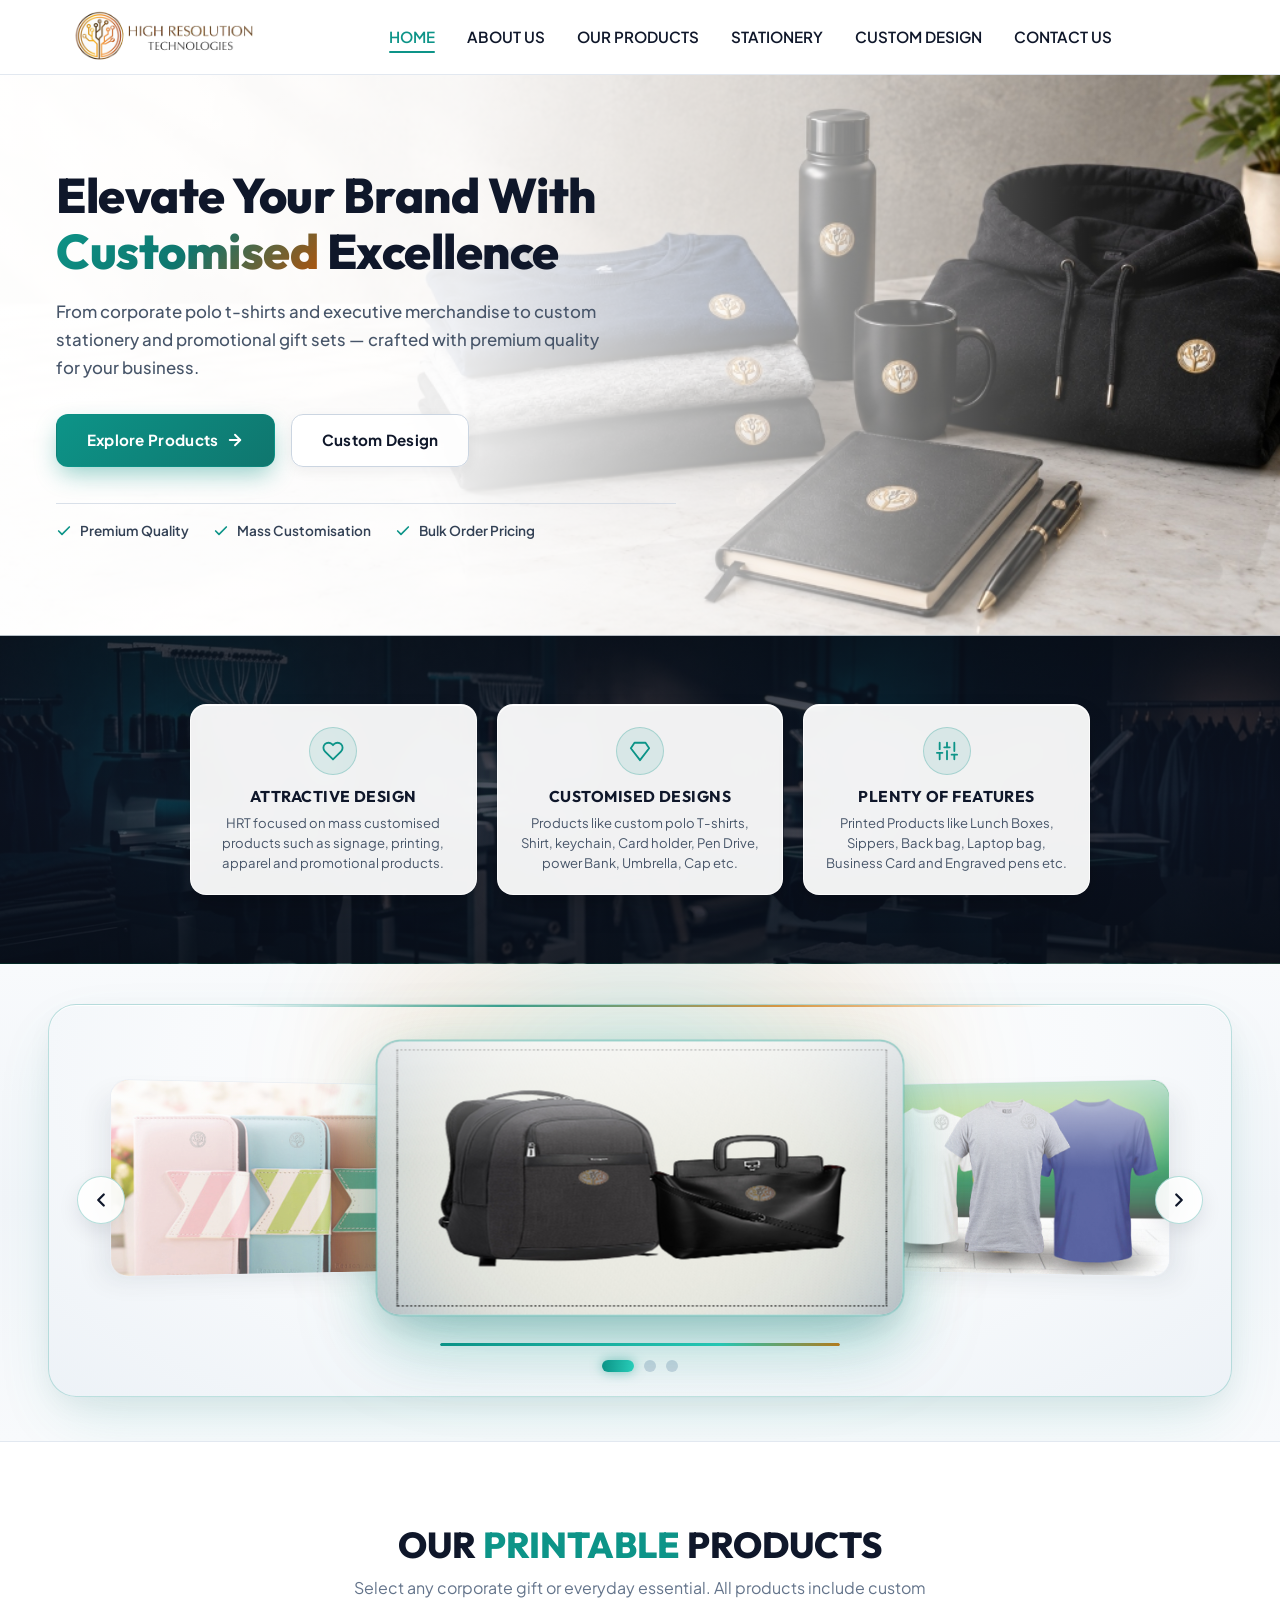
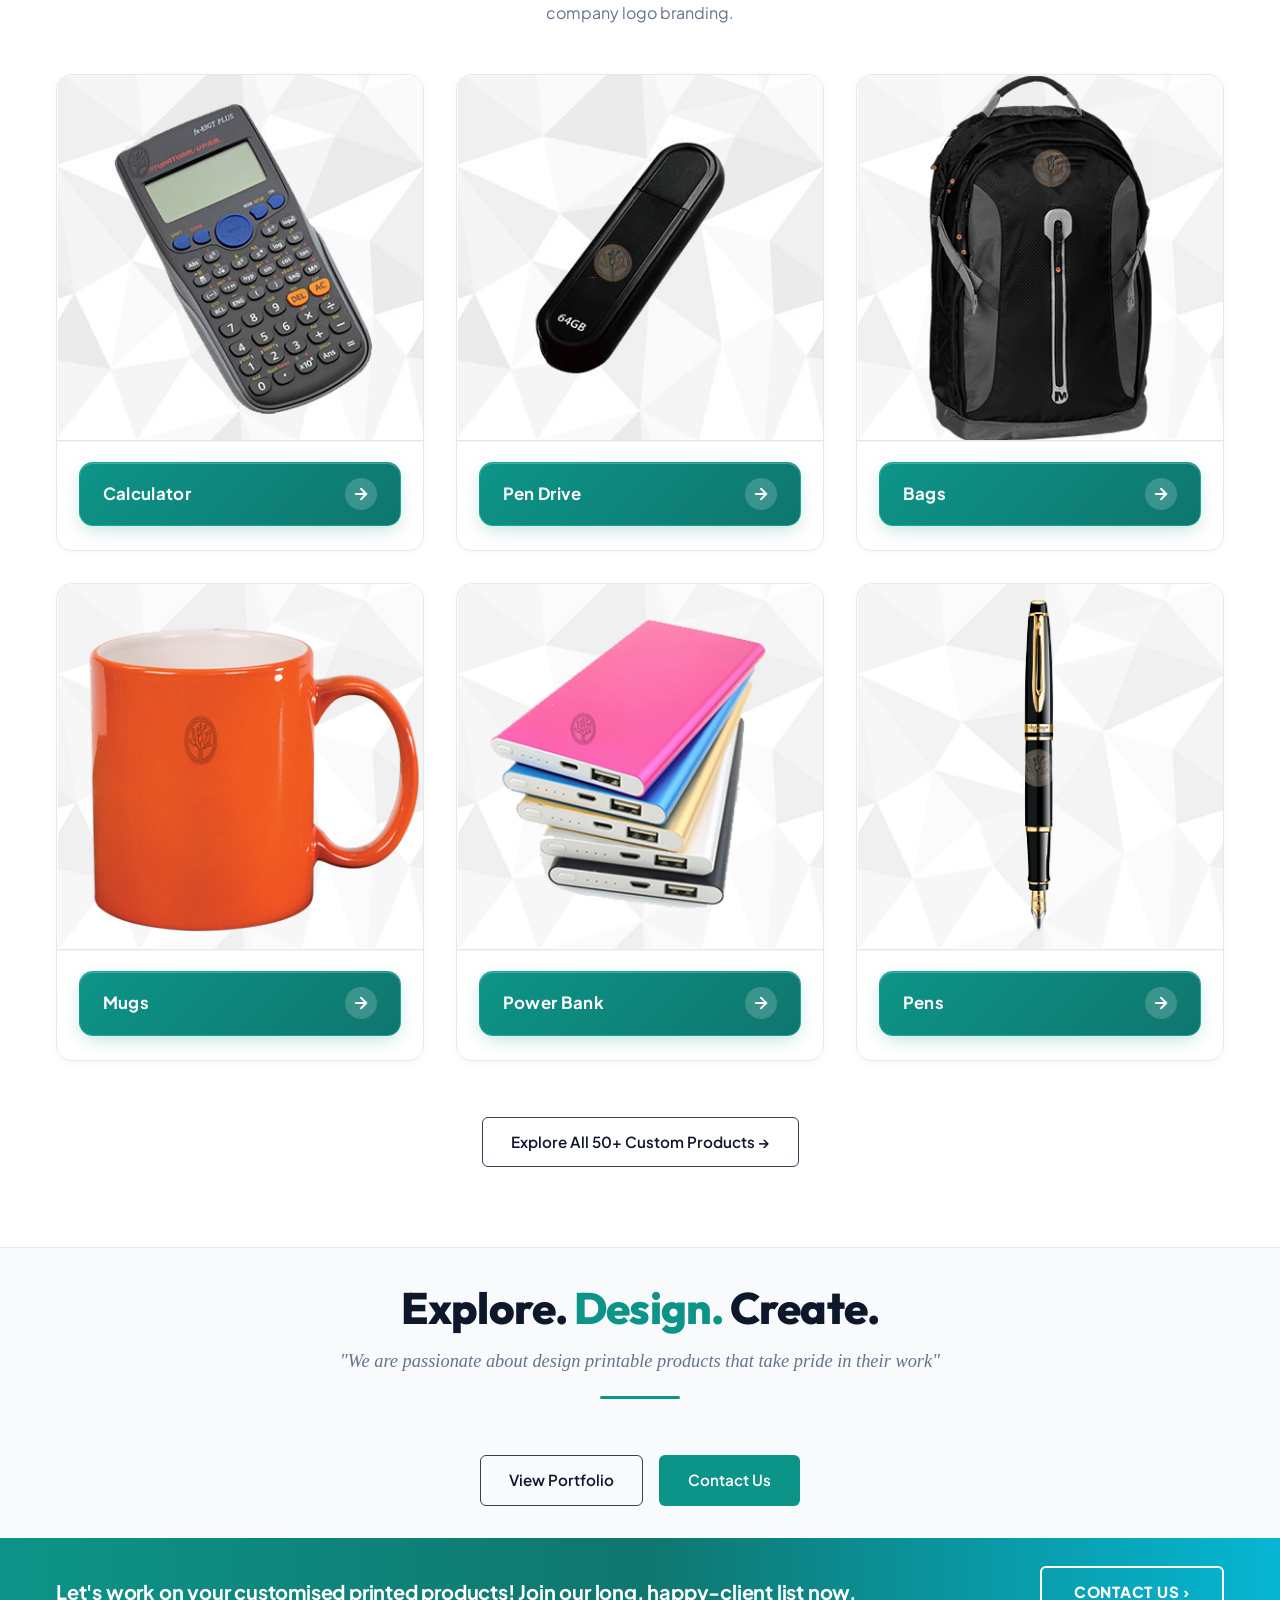
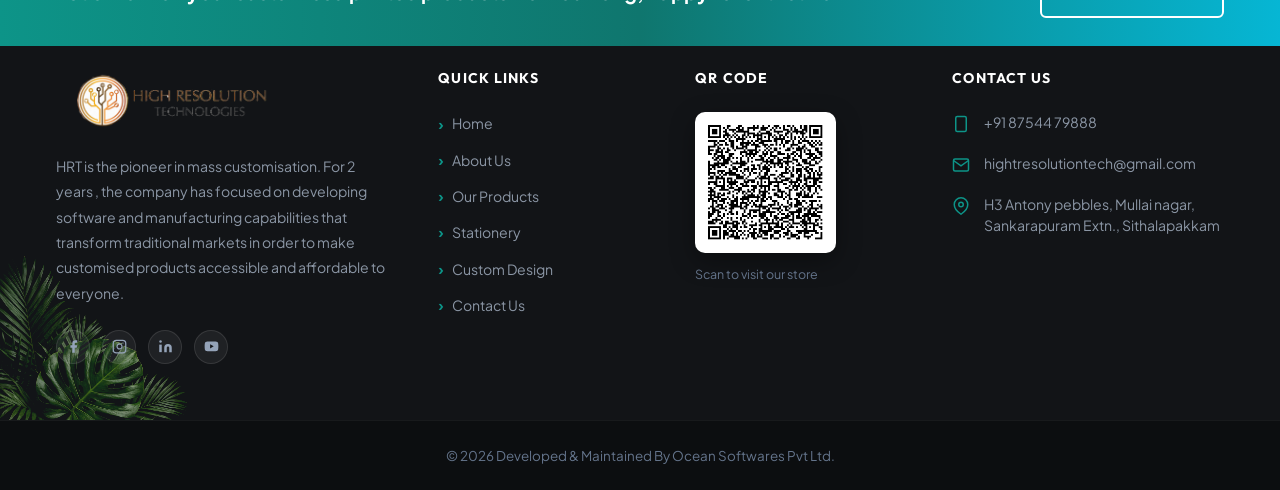
<file: index.html>
<!DOCTYPE html>
<html lang="en">

<head>
  <meta charset="UTF-8">
  <meta name="viewport" content="width=device-width, initial-scale=1.0">
  <title>High Resolution Technologies | Pioneer in Mass Customisation & Printing</title>
  <meta name="description"
    content="HRT is India's pioneer in mass customisation. Custom printed corporate merchandise, apparel, promotional gifts, laptop bags, power banks, engraved pens, and stationery.">

  <!-- Favicon -->
  <link rel="icon" type="image/png" href="images/logo/favicon.png">

  <!-- CSS Stylesheets -->
  <link rel="stylesheet" href="css/style.css?v=9">
  <link rel="stylesheet" href="css/header.css?v=12">
  <link rel="stylesheet" href="css/footer.css?v=9">
  <link rel="stylesheet" href="css/enquiry-modal.css">
  <link rel="stylesheet" href="css/responsive.css?v=9">
</head>

<body>



  <!-- Site Header -->
  <header class="site-header">
    <div class="container">
      <div class="header-wrapper">
        <a href="index.html" class="brand-logo" title="High Resolution Technologies">
          <img src="images/logo/logo.png" alt="High Resolution Technologies" class="logo-img">
        </a>

        <nav class="nav-menu" id="navMenu">
          <a href="index.html" class="nav-link active">Home</a>
          <a href="about.html" class="nav-link">About Us</a>
          <a href="shop.html" class="nav-link">Our Products</a>
          <a href="stationery.html" class="nav-link">Stationery</a>
          <a href="custom-design.html" class="nav-link">Custom Design</a>
          <a href="contact.html" class="nav-link">Contact Us</a>
        </nav>

        <div class="header-icons">
          <button class="mobile-toggle" id="mobileMenuBtn" aria-label="Toggle navigation menu">
            <svg width="24" height="24" viewBox="0 0 24 24" fill="none" stroke="currentColor" stroke-width="2">
              <line x1="3" y1="12" x2="21" y2="12"></line>
              <line x1="3" y1="6" x2="21" y2="6"></line>
              <line x1="3" y1="18" x2="21" y2="18"></line>
            </svg>
          </button>
        </div>
      </div>
    </div>
  </header>

  <!-- 1. HERO BANNER SECTION (Full Width Edge-to-Edge Banner with Luxury Text Overlay) -->
  <section class="hero-banner-section">
    <div class="hero-banner-frame">
      <img src="images/banners/home-hero-banner.jpg"
        alt="High Resolution Technologies - Premium Custom Printed Products & Corporate Merchandise"
        class="hero-banner-img">

      <!-- Premium Dark Opacity Overlay & Vignette -->
      <div class="hero-banner-overlay"></div>

      <!-- Hero Banner Content (Positioned on Left with High Contrast) -->
      <div class="container hero-banner-content-container">
        <div class="hero-banner-content">


          <h1 class="hero-banner-title">
            Elevate Your Brand With <span class="gradient-text">Customised</span> Excellence
          </h1>

          <p class="hero-banner-desc">
            From corporate polo t-shirts and executive merchandise to custom stationery and promotional gift sets —
            crafted with premium quality for your business.
          </p>

          <div class="hero-banner-actions">
            <a href="shop.html" class="hero-btn hero-btn-primary">
              <span>Explore Products</span>
              <svg width="18" height="18" viewBox="0 0 24 24" fill="none" stroke="currentColor" stroke-width="2.5"
                stroke-linecap="round" stroke-linejoin="round">
                <line x1="5" y1="12" x2="19" y2="12"></line>
                <polyline points="12 5 19 12 12 19"></polyline>
              </svg>
            </a>
            <a href="custom-design.html" class="hero-btn hero-btn-glass">
              <span>Custom Design</span>
            </a>
          </div>

          <div class="hero-banner-perks">
            <div class="hero-perk-item">
              <svg width="16" height="16" viewBox="0 0 24 24" fill="none" stroke="#0d9488" stroke-width="2.5"
                stroke-linecap="round" stroke-linejoin="round">
                <polyline points="20 6 9 17 4 12"></polyline>
              </svg>
              <span>Premium Quality</span>
            </div>
            <div class="hero-perk-item">
              <svg width="16" height="16" viewBox="0 0 24 24" fill="none" stroke="#0d9488" stroke-width="2.5"
                stroke-linecap="round" stroke-linejoin="round">
                <polyline points="20 6 9 17 4 12"></polyline>
              </svg>
              <span>Mass Customisation</span>
            </div>
            <div class="hero-perk-item">
              <svg width="16" height="16" viewBox="0 0 24 24" fill="none" stroke="#0d9488" stroke-width="2.5"
                stroke-linecap="round" stroke-linejoin="round">
                <polyline points="20 6 9 17 4 12"></polyline>
              </svg>
              <span>Bulk Order Pricing</span>
            </div>
          </div>
        </div>
      </div>
    </div>
  </section>

  <!-- 2. THE THREE VALUE PILLARS (Authentic text from old website screenshot) -->
  <section class="value-props-section">
    <div class="container">
      <div class="value-props-grid">
        <!-- Pillar 1: ATTRACTIVE DESIGN -->
        <div class="value-prop-card">
          <div class="value-prop-icon-wrap">
            <svg width="32" height="32" viewBox="0 0 24 24" fill="none" stroke="currentColor" stroke-width="2"
              stroke-linecap="round" stroke-linejoin="round">
              <path
                d="M20.84 4.61a5.5 5.5 0 0 0-7.78 0L12 5.67l-1.06-1.06a5.5 5.5 0 0 0-7.78 7.78l1.06 1.06L12 21.23l7.78-7.78 1.06-1.06a5.5 5.5 0 0 0 0-7.78z">
              </path>
            </svg>
          </div>
          <h3 class="value-prop-title">Attractive Design</h3>
          <p class="value-prop-text">
            HRT focused on mass customised products such as signage, printing, apparel and promotional products.
          </p>
        </div>

        <!-- Pillar 2: CUSTOMISED DESIGNS -->
        <div class="value-prop-card">
          <div class="value-prop-icon-wrap">
            <svg width="32" height="32" viewBox="0 0 24 24" fill="none" stroke="currentColor" stroke-width="2"
              stroke-linecap="round" stroke-linejoin="round">
              <polygon points="6 3 18 3 22 9 12 22 2 9 6 3"></polygon>
            </svg>
          </div>
          <h3 class="value-prop-title">Customised Designs</h3>
          <p class="value-prop-text">
            Products like custom polo T-shirts, Shirt, keychain, Card holder, Pen Drive, power Bank, Umbrella, Cap etc.
          </p>
        </div>

        <!-- Pillar 3: PLENTY OF FEATURES -->
        <div class="value-prop-card">
          <div class="value-prop-icon-wrap">
            <svg width="32" height="32" viewBox="0 0 24 24" fill="none" stroke="currentColor" stroke-width="2"
              stroke-linecap="round" stroke-linejoin="round">
              <line x1="4" y1="21" x2="4" y2="14"></line>
              <line x1="4" y1="10" x2="4" y2="3"></line>
              <line x1="12" y1="21" x2="12" y2="12"></line>
              <line x1="12" y1="8" x2="12" y2="3"></line>
              <line x1="20" y1="21" x2="20" y2="16"></line>
              <line x1="20" y1="12" x2="20" y2="3"></line>
              <line x1="1" y1="14" x2="7" y2="14"></line>
              <line x1="9" y1="8" x2="15" y2="8"></line>
              <line x1="17" y1="16" x2="23" y2="16"></line>
            </svg>
          </div>
          <h3 class="value-prop-title">Plenty of Features</h3>
          <p class="value-prop-text">
            Printed Products like Lunch Boxes, Sippers, Back bag, Laptop bag, Business Card and Engraved pens etc.
          </p>
        </div>
      </div>
    </div>
  </section>

  <!-- 3. AUTO-SCROLLING LUXURY 3D COVERFLOW SHOWCASE (All 3 Images Visible, Active Center Zoom, Zero Text Clutter) -->
  <section class="showcase-slider-section">
    <div class="container">
      <div class="showcase-3d-stage-wrapper">
        <!-- Ambient Glowing Aura -->
        <div class="slider-ambient-glow"></div>

        <!-- 3D Carousel Stage (All 3 Images Simultaneously Visible) -->
        <div class="showcase-3d-stage" id="showcase3dStage">
          <!-- Card 0: Executive Bags & Backpacks -->
          <div class="showcase-3d-card pos-center" data-index="0">
            <div class="card-inner-frame">
              <img src="images/products/showcase-bags.png"
                alt="High Resolution Technologies Executive Bags &amp; Backpacks">
            </div>
            <div class="card-glow-reflection"></div>
          </div>

          <!-- Card 1: Custom Apparel & T-Shirts -->
          <div class="showcase-3d-card pos-right" data-index="1">
            <div class="card-inner-frame">
              <img src="images/products/showcase-apparel.png"
                alt="High Resolution Technologies Custom Apparel &amp; T-Shirts">
            </div>
            <div class="card-glow-reflection"></div>
          </div>

          <!-- Card 2: Corporate Organizers & Stationery -->
          <div class="showcase-3d-card pos-left" data-index="2">
            <div class="card-inner-frame">
              <img src="images/products/showcase-stationery.png"
                alt="High Resolution Technologies Corporate Organizers &amp; Stationery">
            </div>
            <div class="card-glow-reflection"></div>
          </div>
        </div>

        <!-- Glassmorphic Previous & Next Arrows -->
        <div class="slider-nav-controls">
          <button class="slider-nav-btn prev-btn" id="sliderPrevBtn" aria-label="Previous Slide">
            <svg width="22" height="22" viewBox="0 0 24 24" fill="none" stroke="currentColor" stroke-width="2.5"
              stroke-linecap="round" stroke-linejoin="round">
              <polyline points="15 18 9 12 15 6"></polyline>
            </svg>
          </button>
          <button class="slider-nav-btn next-btn" id="sliderNextBtn" aria-label="Next Slide">
            <svg width="22" height="22" viewBox="0 0 24 24" fill="none" stroke="currentColor" stroke-width="2.5"
              stroke-linecap="round" stroke-linejoin="round">
              <polyline points="9 18 15 12 9 6"></polyline>
            </svg>
          </button>
        </div>

        <!-- Progress Indicator Bar -->
        <div class="slider-progress-bar">
          <div class="slider-progress-fill" id="sliderProgressFill"></div>
        </div>

        <!-- Pagination Indicator Dots -->
        <div class="slider-dots" id="sliderDots">
          <button class="slider-dot active" data-slide="0" aria-label="Slide 1"></button>
          <button class="slider-dot" data-slide="1" aria-label="Slide 2"></button>
          <button class="slider-dot" data-slide="2" aria-label="Slide 3"></button>
        </div>
      </div>
    </div>
  </section>

  <!-- 4. "OUR PRINTABLE PRODUCTS" (The 6 Items From The Screenshot) -->
  <section class="printable-section" id="printable-products">
    <div class="container">
      <div class="section-header">
        <h2 class="section-title">OUR <span style="color: var(--accent);">PRINTABLE</span> PRODUCTS</h2>
        <p class="section-subtitle">Select any corporate gift or everyday essential. All products include custom company
          logo branding.</p>
      </div>

      <div class="printable-grid">
        <!-- Product 1: Calculator -->
        <a href="shop.html" class="printable-card" title="View Our Products - Calculator">
          <div class="printable-thumb">
            <img src="images/products/calculater.png" alt="Calculator">
          </div>
          <div class="printable-btn-wrap">
            <div class="printable-action-btn">
              <span class="action-btn-text">Calculator</span>
              <span class="action-btn-arrow">
                <svg width="18" height="18" viewBox="0 0 24 24" fill="none" stroke="currentColor" stroke-width="2.5"
                  stroke-linecap="round" stroke-linejoin="round">
                  <line x1="5" y1="12" x2="19" y2="12"></line>
                  <polyline points="12 5 19 12 12 19"></polyline>
                </svg>
              </span>
            </div>
          </div>
        </a>

        <!-- Product 2: Pen Drive -->
        <a href="shop.html" class="printable-card" title="View Our Products - Pen Drive">
          <div class="printable-thumb">
            <img src="images/products/pendrive.png" alt="Pen Drive">
          </div>
          <div class="printable-btn-wrap">
            <div class="printable-action-btn">
              <span class="action-btn-text">Pen Drive</span>
              <span class="action-btn-arrow">
                <svg width="18" height="18" viewBox="0 0 24 24" fill="none" stroke="currentColor" stroke-width="2.5"
                  stroke-linecap="round" stroke-linejoin="round">
                  <line x1="5" y1="12" x2="19" y2="12"></line>
                  <polyline points="12 5 19 12 12 19"></polyline>
                </svg>
              </span>
            </div>
          </div>
        </a>

        <!-- Product 3: Bags -->
        <a href="shop.html" class="printable-card" title="View Our Products - Bags">
          <div class="printable-thumb">
            <img src="images/products/bag.png" alt="Bags">
          </div>
          <div class="printable-btn-wrap">
            <div class="printable-action-btn">
              <span class="action-btn-text">Bags</span>
              <span class="action-btn-arrow">
                <svg width="18" height="18" viewBox="0 0 24 24" fill="none" stroke="currentColor" stroke-width="2.5"
                  stroke-linecap="round" stroke-linejoin="round">
                  <line x1="5" y1="12" x2="19" y2="12"></line>
                  <polyline points="12 5 19 12 12 19"></polyline>
                </svg>
              </span>
            </div>
          </div>
        </a>

        <!-- Product 4: Mugs -->
        <a href="shop.html" class="printable-card" title="View Our Products - Mugs">
          <div class="printable-thumb">
            <img src="images/products/mugs.png" alt="Mugs">
          </div>
          <div class="printable-btn-wrap">
            <div class="printable-action-btn">
              <span class="action-btn-text">Mugs</span>
              <span class="action-btn-arrow">
                <svg width="18" height="18" viewBox="0 0 24 24" fill="none" stroke="currentColor" stroke-width="2.5"
                  stroke-linecap="round" stroke-linejoin="round">
                  <line x1="5" y1="12" x2="19" y2="12"></line>
                  <polyline points="12 5 19 12 12 19"></polyline>
                </svg>
              </span>
            </div>
          </div>
        </a>

        <!-- Product 5: Power Bank -->
        <a href="shop.html" class="printable-card" title="View Our Products - Power Bank">
          <div class="printable-thumb">
            <img src="images/products/powerbank.png" alt="Power Bank">
          </div>
          <div class="printable-btn-wrap">
            <div class="printable-action-btn">
              <span class="action-btn-text">Power Bank</span>
              <span class="action-btn-arrow">
                <svg width="18" height="18" viewBox="0 0 24 24" fill="none" stroke="currentColor" stroke-width="2.5"
                  stroke-linecap="round" stroke-linejoin="round">
                  <line x1="5" y1="12" x2="19" y2="12"></line>
                  <polyline points="12 5 19 12 12 19"></polyline>
                </svg>
              </span>
            </div>
          </div>
        </a>

        <!-- Product 6: Pens -->
        <a href="shop.html" class="printable-card" title="View Our Products - Pens">
          <div class="printable-thumb">
            <img src="images/products/pen.png" alt="Pens">
          </div>
          <div class="printable-btn-wrap">
            <div class="printable-action-btn">
              <span class="action-btn-text">Pens</span>
              <span class="action-btn-arrow">
                <svg width="18" height="18" viewBox="0 0 24 24" fill="none" stroke="currentColor" stroke-width="2.5"
                  stroke-linecap="round" stroke-linejoin="round">
                  <line x1="5" y1="12" x2="19" y2="12"></line>
                  <polyline points="12 5 19 12 12 19"></polyline>
                </svg>
              </span>
            </div>
          </div>
        </a>
      </div>

      <div class="text-center" style="margin-top: 3.5rem;">
        <a href="shop.html" class="btn btn-outline">Explore All 50+ Custom Products &rarr;</a>
      </div>
    </div>
  </section>

  <!-- 5. "EXPLORE. DESIGN. CREATE." PROCESS SECTION (From Screenshot) -->
  <section class="process-section">
    <div class="container">
      <div class="process-header">
        <h2 class="process-title">Explore. <span class="highlight-teal">Design.</span> Create.</h2>
        <p class="process-subtitle">"We are passionate about design printable products that take pride in their work"
        </p>
        <div class="process-divider"></div>
      </div>

      <div class="process-actions">
        <a href="shop.html" class="btn btn-outline">View Portfolio</a>
        <a href="contact.html" class="btn btn-accent">Contact Us</a>
      </div>
    </div>
  </section>

  <!-- 6. TEAL CLIENT CALLOUT RIBBON (From Screenshot) -->
  <aside class="teal-client-bar">
    <div class="container">
      <div class="teal-client-inner">
        <span class="teal-client-text">
          Let's work on your customised printed products! Join our long, happy-client list now.
        </span>
        <a href="contact.html" class="teal-client-btn">
          CONTACT US &rsaquo;
        </a>
      </div>
    </div>
  </aside>

  <!-- Site Footer -->
  <footer class="site-footer">
    <!-- Botanical Leaf Accent (Bottom-Left as in design) -->
    <div class="footer-leaf-accent" aria-hidden="true">
      <img src="images/footer-leaves.jpg" alt="Botanical leaf accent" class="footer-leaf-img"
        onerror="this.style.display='none'">
    </div>

    <div class="container footer-content-wrap">
      <div class="footer-grid">
        <!-- Col 1: Brand & About -->
        <div class="footer-col">
          <a href="index.html" class="footer-brand" title="High Resolution Technologies">
            <img src="images/logo/logo.png" alt="High Resolution Technologies" class="footer-brand-logo">
          </a>
          <p>
            HRT is the pioneer in mass customisation. For 2 years , the company has focused on developing software and
            manufacturing capabilities that transform traditional markets in order to make customised products
            accessible and affordable to everyone. </p>
          <!-- Social Media Links -->
          <div class="footer-social-links">
            <a href="#" class="footer-social-btn" aria-label="Facebook" title="Facebook">
              <svg width="15" height="15" viewBox="0 0 24 24" fill="currentColor">
                <path d="M18 2h-3a5 5 0 0 0-5 5v3H7v4h3v8h4v-8h3l1-4h-4V7a1 1 0 0 1 1-1h3z" />
              </svg>
            </a>
            <a href="#" class="footer-social-btn" aria-label="Instagram" title="Instagram">
              <svg width="15" height="15" viewBox="0 0 24 24" fill="none" stroke="currentColor" stroke-width="2"
                stroke-linecap="round" stroke-linejoin="round">
                <rect x="2" y="2" width="20" height="20" rx="5" ry="5" />
                <path d="M16 11.37A4 4 0 1 1 12.63 8 4 4 0 0 1 16 11.37z" />
                <line x1="17.5" y1="6.5" x2="17.51" y2="6.5" />
              </svg>
            </a>
            <a href="#" class="footer-social-btn" aria-label="LinkedIn" title="LinkedIn">
              <svg width="15" height="15" viewBox="0 0 24 24" fill="currentColor">
                <path d="M16 8a6 6 0 0 1 6 6v7h-4v-7a2 2 0 0 0-2-2 2 2 0 0 0-2 2v7h-4v-7a6 6 0 0 1 6-6z" />
                <rect x="2" y="9" width="4" height="12" />
                <circle cx="4" cy="4" r="2" />
              </svg>
            </a>
            <a href="#" class="footer-social-btn" aria-label="YouTube" title="YouTube">
              <svg width="15" height="15" viewBox="0 0 24 24" fill="currentColor">
                <path
                  d="M22.54 6.42a2.78 2.78 0 0 0-1.94-2C18.88 4 12 4 12 4s-6.88 0-8.6.46a2.78 2.78 0 0 0-1.94 2A29 29 0 0 0 1 11.75a29 29 0 0 0 .46 5.33A2.78 2.78 0 0 0 3.4 19c1.72.46 8.6.46 8.6.46s6.88 0 8.6-.46a2.78 2.78 0 0 0 1.94-2 29 29 0 0 0 .46-5.25 29 29 0 0 0-.46-5.33z" />
                <polygon points="9.75 15.02 15.5 11.75 9.75 8.48 9.75 15.02" fill="#121417" />
              </svg>
            </a>
          </div>
        </div>

        <!-- Col 2: Quick Links -->
        <div class="footer-col">
          <h4>Quick Links</h4>
          <ul class="footer-links">
            <li><a href="index.html"><span class="chevron">&#8250;</span> Home</a></li>
            <li><a href="about.html"><span class="chevron">&#8250;</span> About Us</a></li>
            <li><a href="shop.html"><span class="chevron">&#8250;</span> Our Products</a></li>
            <li><a href="stationery.html"><span class="chevron">&#8250;</span> Stationery</a></li>
            <li><a href="custom-design.html"><span class="chevron">&#8250;</span> Custom Design</a></li>
            <li><a href="contact.html"><span class="chevron">&#8250;</span> Contact Us</a></li>
          </ul>
        </div>

        <!-- Col 3: QR Code -->
        <div class="footer-col">
          <h4>QR Code</h4>
          <div class="footer-qr-container">
            <div class="footer-qr-wrap">
              <img src="images/icons/qr-code.png" alt="High Resolution Technologies QR Code" class="footer-qr-img"
                onerror="this.src='images/qr-code.png'">
            </div>
            <span class="footer-qr-subtext">Scan to visit our store</span>
          </div>
        </div>

        <!-- Col 4: Contact Us -->
        <div class="footer-col">
          <h4>Contact Us</h4>
          <div class="footer-contact-list">
            <div class="footer-contact-item">
              <svg class="footer-contact-icon" viewBox="0 0 24 24" fill="none" stroke="currentColor" stroke-width="2">
                <rect x="5" y="2" width="14" height="20" rx="2" ry="2" />
                <line x1="12" y1="18" x2="12.01" y2="18" />
              </svg>
              <span>+91 87544 79888</span>
            </div>
            <div class="footer-contact-item">
              <svg class="footer-contact-icon" viewBox="0 0 24 24" fill="none" stroke="currentColor" stroke-width="2">
                <path d="M4 4h16c1.1 0 2 .9 2 2v12c0 1.1-.9 2-2 2H4c-1.1 0-2-.9-2-2V6c0-1.1.9-2 2-2z" />
                <polyline points="22,6 12,13 2,6" />
              </svg>
              <a href="mailto:hightresolutiontech@gmail.com">hightresolutiontech@gmail.com</a>
            </div>
            <div class="footer-contact-item">
              <svg class="footer-contact-icon" viewBox="0 0 24 24" fill="none" stroke="currentColor" stroke-width="2">
                <path d="M21 10c0 7-9 13-9 13s-9-6-9-13a9 9 0 0 1 18 0z" />
                <circle cx="12" cy="10" r="3" />
              </svg>
              <span>H3 Antony pebbles, Mullai nagar,<br>Sankarapuram Extn., Sithalapakkam</span>
            </div>
          </div>
        </div>
      </div>
    </div>

    <!-- Bottom Copyright Bar -->
    <div class="footer-bottom">
      <div class="container footer-bottom-inner">
        <p>&copy; 2026 Developed & Maintained By <a href="https://oceansoftwares.com" target="_blank" rel="noopener noreferrer">Ocean Softwares Pvt Ltd.</a></p>

      </div>
    </div>
  </footer>

  <!-- Main JavaScript Files -->
  <script src="js/main.js?v=6"></script>
  <script src="js/enquiry-modal.js?v=6"></script>
</body>

</html>
</file>
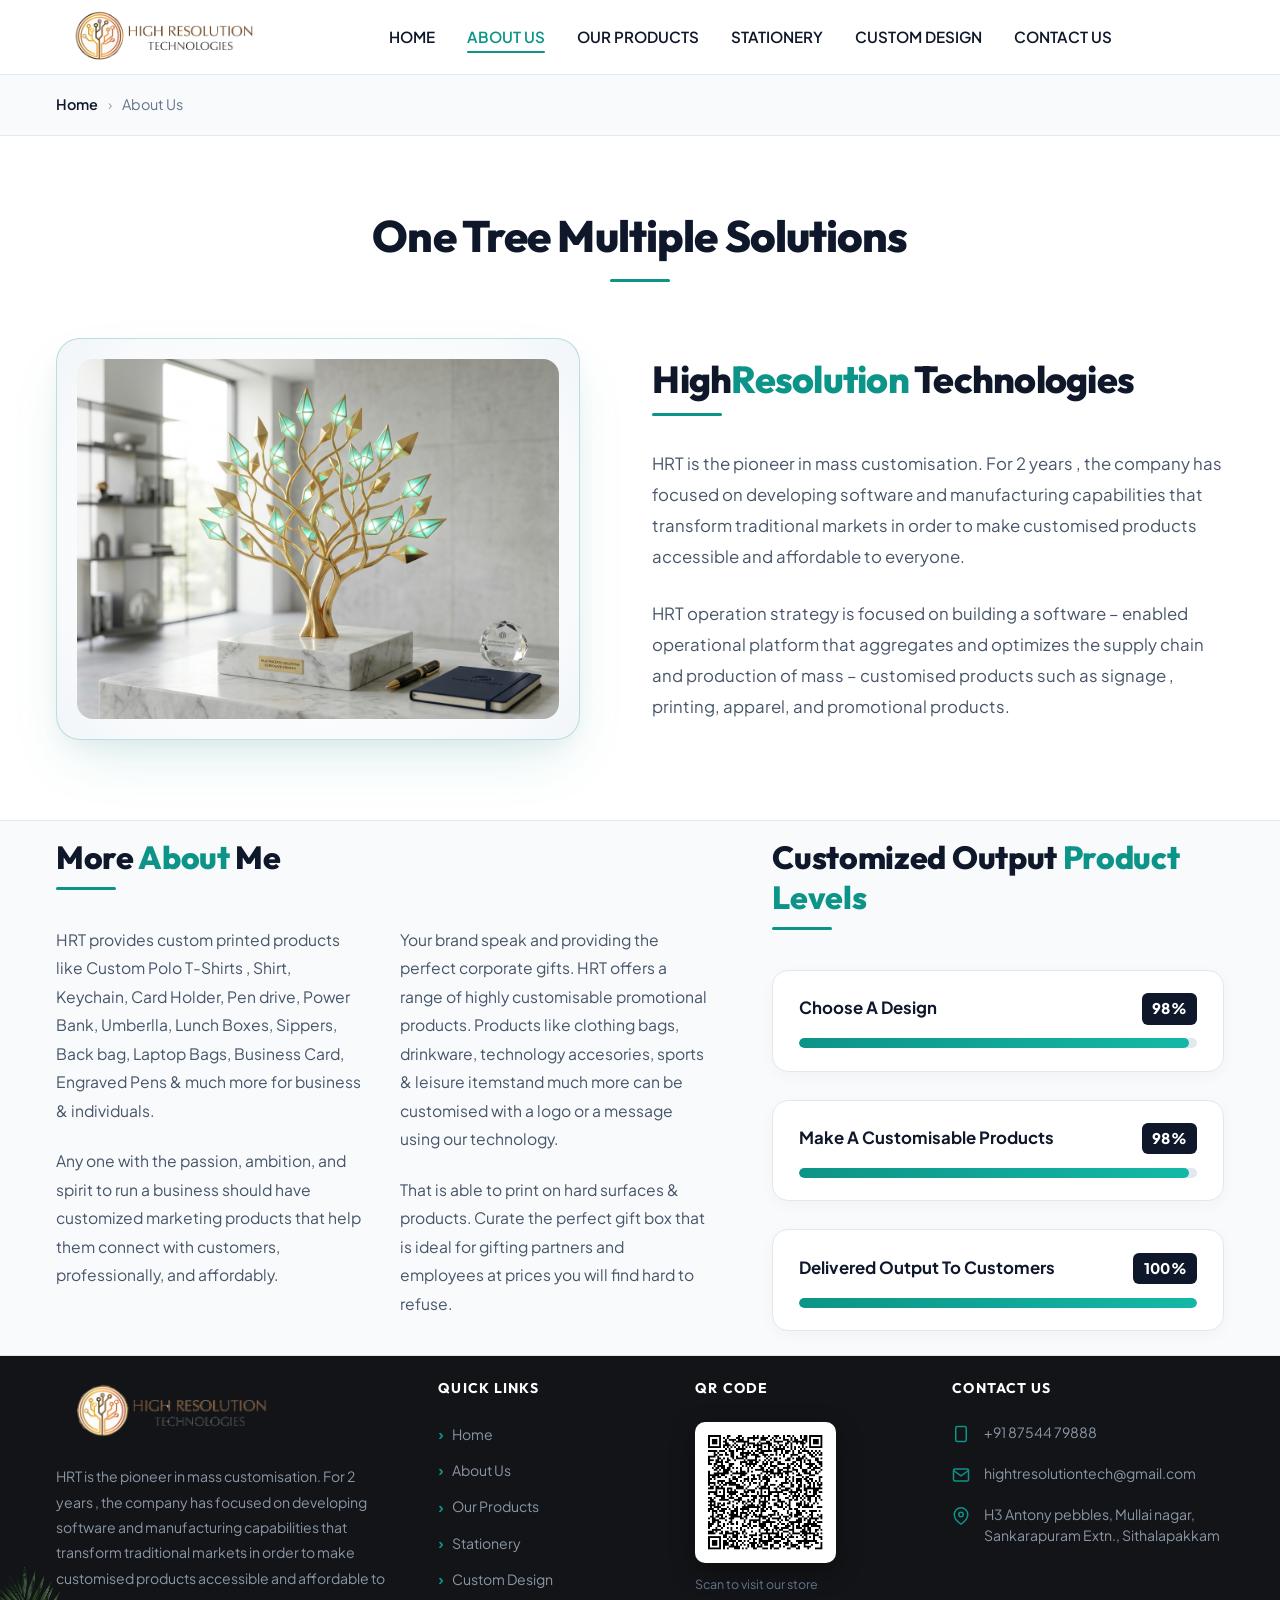
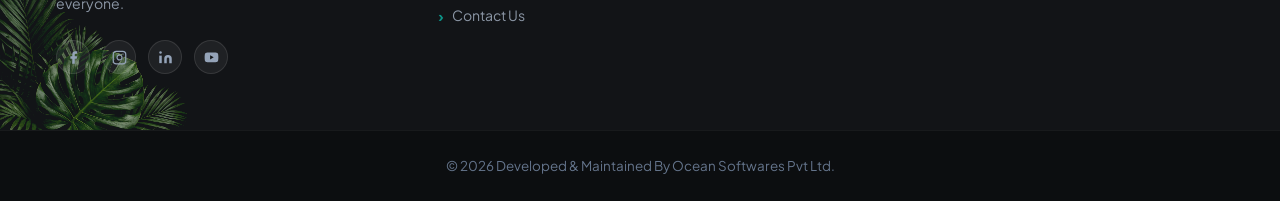
<file: about.html>
<!DOCTYPE html>
<html lang="en">

<head>
  <meta charset="UTF-8">
  <meta name="viewport" content="width=device-width, initial-scale=1.0">
  <title>About Us | High Resolution Technologies - One Tree Multiple Solutions</title>
  <meta name="description"
    content="HRT is the pioneer in mass customisation. Focused on developing software and manufacturing capabilities for customized products.">

  <!-- Favicon -->
  <link rel="icon" type="image/png" href="images/logo/favicon.png">

  <!-- Core Stylesheets -->
  <link rel="stylesheet" href="css/style.css?v=9">
  <link rel="stylesheet" href="css/header.css?v=12">
  <link rel="stylesheet" href="css/footer.css?v=9">
  <link rel="stylesheet" href="css/about.css?v=9">
  <link rel="stylesheet" href="css/responsive.css?v=9">
</head>

<body>

  <!-- Site Header -->
  <header class="site-header">
    <div class="container">
      <div class="header-wrapper">
        <a href="index.html" class="brand-logo" title="High Resolution Technologies">
          <img src="images/logo/logo.png" alt="High Resolution Technologies" class="logo-img">
        </a>

        <nav class="nav-menu" id="navMenu">
          <a href="index.html" class="nav-link">Home</a>
          <a href="about.html" class="nav-link active">About Us</a>
          <a href="shop.html" class="nav-link">Our Products</a>
          <a href="stationery.html" class="nav-link">Stationery</a>
          <a href="custom-design.html" class="nav-link">Custom Design</a>
          <a href="contact.html" class="nav-link">Contact Us</a>
        </nav>

        <div class="header-icons">
          <button class="mobile-toggle" id="mobileMenuBtn" aria-label="Toggle navigation menu">
            <svg width="24" height="24" viewBox="0 0 24 24" fill="none" stroke="currentColor" stroke-width="2">
              <line x1="3" y1="12" x2="21" y2="12"></line>
              <line x1="3" y1="6" x2="21" y2="6"></line>
              <line x1="3" y1="18" x2="21" y2="18"></line>
            </svg>
          </button>
        </div>
      </div>
    </div>
  </header>

  <!-- Breadcrumbs -->
  <div class="about-breadcrumb-bar">
    <div class="container">
      <div class="about-breadcrumb-inner">
        <a href="index.html">Home</a>
        <span class="sep">&#8250;</span>
        <span>About Us</span>
      </div>
    </div>
  </div>

  <!-- SECTION 1: ONE TREE MULTIPLE SOLUTIONS & HIGH RESOLUTION TECHNOLOGIES -->
  <section class="about-tree-section">
    <div class="container">

      <!-- Headline from Screenshot -->
      <h1 class="about-main-headline">One Tree Multiple Solutions</h1>

      <div class="about-tree-grid">
        <!-- Tree Artwork (Golden Tree Solutions) -->
        <div class="about-tree-frame">
          <img src="images/banners/about-one-tree.jpg" alt="One Tree Multiple Solutions - High Resolution Technologies">
        </div>

        <!-- High Resolution Technologies (Exact Text from Screenshot) -->
        <div class="about-story-col">
          <h2 class="about-story-title">High<span class="highlight-teal">Resolution</span> Technologies</h2>
          <div class="about-title-underline"></div>

          <p class="about-story-p">
            HRT is the pioneer in mass customisation. For 2 years , the company has focused on developing software and
            manufacturing capabilities that transform traditional markets in order to make customised products
            accessible and affordable to everyone.
          </p>

          <p class="about-story-p">
            HRT operation strategy is focused on building a software &ndash; enabled operational platform that
            aggregates and optimizes the supply chain and production of mass &ndash; customised products such as signage
            , printing, apparel, and promotional products.
          </p>
        </div>
      </div>

    </div>
  </section>

  <!-- SECTION 2: MORE ABOUT ME & CUSTOMIZED OUTPUT PRODUCT LEVELS -->
  <section class="about-details-section">
    <div class="container">
      <div class="about-details-grid">

        <!-- Left: More About Me (Exact Text Columns from Screenshot) -->
        <div class="more-about-wrap">
          <h2>More <span class="highlight-teal">About</span> Me</h2>
          <div class="more-about-underline"></div>

          <div class="more-about-columns">
            <div class="more-about-col">
              <p>
                HRT provides custom printed products like Custom Polo T-Shirts , Shirt, Keychain, Card Holder, Pen
                drive, Power Bank, Umberlla, Lunch Boxes, Sippers, Back bag, Laptop Bags, Business Card, Engraved Pens
                &amp; much more for business &amp; individuals.
              </p>
              <p>
                Any one with the passion, ambition, and spirit to run a business should have customized marketing
                products that help them connect with customers, professionally, and affordably.
              </p>
            </div>

            <div class="more-about-col">
              <p>
                Your brand speak and providing the perfect corporate gifts. HRT offers a range of highly customisable
                promotional products. Products like clothing bags, drinkware, technology accesories, sports &amp;
                leisure itemstand much more can be customised with a logo or a message using our technology.
              </p>
              <p>
                That is able to print on hard surfaces &amp; products. Curate the perfect gift box that is ideal for
                gifting partners and employees at prices you will find hard to refuse.
              </p>
            </div>
          </div>
        </div>

        <!-- Right: Customized Output Product Levels (Exact Meters from Screenshot) -->
        <div class="levels-wrap">
          <h2>Customized Output <span class="highlight-teal">Product Levels</span></h2>
          <div class="levels-underline"></div>

          <div class="levels-meters-list">

            <!-- Meter 1: Choose A Design (98%) -->
            <div class="level-meter-card">
              <div class="level-meter-header">
                <span class="level-meter-name">Choose A Design</span>
                <span class="level-meter-score">98%</span>
              </div>
              <div class="level-meter-bar">
                <div class="level-meter-fill" style="width: 98%;"></div>
              </div>
            </div>

            <!-- Meter 2: Make A Customisable Products (98%) -->
            <div class="level-meter-card">
              <div class="level-meter-header">
                <span class="level-meter-name">Make A Customisable Products</span>
                <span class="level-meter-score">98%</span>
              </div>
              <div class="level-meter-bar">
                <div class="level-meter-fill" style="width: 98%;"></div>
              </div>
            </div>

            <!-- Meter 3: Delivered Output To Customers (100%) -->
            <div class="level-meter-card">
              <div class="level-meter-header">
                <span class="level-meter-name">Delivered Output To Customers</span>
                <span class="level-meter-score">100%</span>
              </div>
              <div class="level-meter-bar">
                <div class="level-meter-fill" style="width: 100%;"></div>
              </div>
            </div>

          </div>
        </div>

      </div>
    </div>
  </section>

  <!-- Site Footer -->
  <footer class="site-footer">
    <!-- Botanical Leaf Accent (Bottom-Left as in design) -->
    <div class="footer-leaf-accent" aria-hidden="true">
      <img src="images/footer-leaves.jpg" alt="Botanical leaf accent" class="footer-leaf-img"
        onerror="this.style.display='none'">
    </div>

    <div class="container footer-content-wrap">
      <div class="footer-grid">
        <!-- Col 1: Brand & About -->
        <div class="footer-col">
          <a href="index.html" class="footer-brand" title="High Resolution Technologies">
            <img src="images/logo/logo.png" alt="High Resolution Technologies" class="footer-brand-logo">
          </a>
          <p>
            HRT is the pioneer in mass customisation. For 2 years , the company has focused on developing software and
            manufacturing capabilities that transform traditional markets in order to make customised products
            accessible and affordable to everyone. </p>
          <!-- Social Media Links -->
          <div class="footer-social-links">
            <a href="#" class="footer-social-btn" aria-label="Facebook" title="Facebook">
              <svg width="15" height="15" viewBox="0 0 24 24" fill="currentColor">
                <path d="M18 2h-3a5 5 0 0 0-5 5v3H7v4h3v8h4v-8h3l1-4h-4V7a1 1 0 0 1 1-1h3z" />
              </svg>
            </a>
            <a href="#" class="footer-social-btn" aria-label="Instagram" title="Instagram">
              <svg width="15" height="15" viewBox="0 0 24 24" fill="none" stroke="currentColor" stroke-width="2"
                stroke-linecap="round" stroke-linejoin="round">
                <rect x="2" y="2" width="20" height="20" rx="5" ry="5" />
                <path d="M16 11.37A4 4 0 1 1 12.63 8 4 4 0 0 1 16 11.37z" />
                <line x1="17.5" y1="6.5" x2="17.51" y2="6.5" />
              </svg>
            </a>
            <a href="#" class="footer-social-btn" aria-label="LinkedIn" title="LinkedIn">
              <svg width="15" height="15" viewBox="0 0 24 24" fill="currentColor">
                <path d="M16 8a6 6 0 0 1 6 6v7h-4v-7a2 2 0 0 0-2-2 2 2 0 0 0-2 2v7h-4v-7a6 6 0 0 1 6-6z" />
                <rect x="2" y="9" width="4" height="12" />
                <circle cx="4" cy="4" r="2" />
              </svg>
            </a>
            <a href="#" class="footer-social-btn" aria-label="YouTube" title="YouTube">
              <svg width="15" height="15" viewBox="0 0 24 24" fill="currentColor">
                <path
                  d="M22.54 6.42a2.78 2.78 0 0 0-1.94-2C18.88 4 12 4 12 4s-6.88 0-8.6.46a2.78 2.78 0 0 0-1.94 2A29 29 0 0 0 1 11.75a29 29 0 0 0 .46 5.33A2.78 2.78 0 0 0 3.4 19c1.72.46 8.6.46 8.6.46s6.88 0 8.6-.46a2.78 2.78 0 0 0 1.94-2 29 29 0 0 0 .46-5.25 29 29 0 0 0-.46-5.33z" />
                <polygon points="9.75 15.02 15.5 11.75 9.75 8.48 9.75 15.02" fill="#121417" />
              </svg>
            </a>
          </div>
        </div>

        <!-- Col 2: Quick Links -->
        <div class="footer-col">
          <h4>Quick Links</h4>
          <ul class="footer-links">
            <li><a href="index.html"><span class="chevron">&#8250;</span> Home</a></li>
            <li><a href="about.html"><span class="chevron">&#8250;</span> About Us</a></li>
            <li><a href="shop.html"><span class="chevron">&#8250;</span> Our Products</a></li>
            <li><a href="stationery.html"><span class="chevron">&#8250;</span> Stationery</a></li>
            <li><a href="custom-design.html"><span class="chevron">&#8250;</span> Custom Design</a></li>
            <li><a href="contact.html"><span class="chevron">&#8250;</span> Contact Us</a></li>
          </ul>
        </div>

        <!-- Col 3: QR Code -->
        <div class="footer-col">
          <h4>QR Code</h4>
          <div class="footer-qr-container">
            <div class="footer-qr-wrap">
              <img src="images/icons/qr-code.png" alt="High Resolution Technologies QR Code" class="footer-qr-img"
                onerror="this.src='images/qr-code.png'">
            </div>
            <span class="footer-qr-subtext">Scan to visit our store</span>
          </div>
        </div>

        <!-- Col 4: Contact Us -->
        <div class="footer-col">
          <h4>Contact Us</h4>
          <div class="footer-contact-list">
            <div class="footer-contact-item">
              <svg class="footer-contact-icon" viewBox="0 0 24 24" fill="none" stroke="currentColor" stroke-width="2">
                <rect x="5" y="2" width="14" height="20" rx="2" ry="2" />
                <line x1="12" y1="18" x2="12.01" y2="18" />
              </svg>
              <span>+91 87544 79888</span>
            </div>
            <div class="footer-contact-item">
              <svg class="footer-contact-icon" viewBox="0 0 24 24" fill="none" stroke="currentColor" stroke-width="2">
                <path d="M4 4h16c1.1 0 2 .9 2 2v12c0 1.1-.9 2-2 2H4c-1.1 0-2-.9-2-2V6c0-1.1.9-2 2-2z" />
                <polyline points="22,6 12,13 2,6" />
              </svg>
              <a href="mailto:hightresolutiontech@gmail.com">hightresolutiontech@gmail.com</a>
            </div>
            <div class="footer-contact-item">
              <svg class="footer-contact-icon" viewBox="0 0 24 24" fill="none" stroke="currentColor" stroke-width="2">
                <path d="M21 10c0 7-9 13-9 13s-9-6-9-13a9 9 0 0 1 18 0z" />
                <circle cx="12" cy="10" r="3" />
              </svg>
              <span>H3 Antony pebbles, Mullai nagar,<br>Sankarapuram Extn., Sithalapakkam</span>
            </div>
          </div>
        </div>
      </div>
    </div>

    <!-- Bottom Copyright Bar -->
    <div class="footer-bottom">
      <div class="container footer-bottom-inner">
        <p>&copy; 2026 Developed & Maintained By <a href="https://oceansoftwares.com" target="_blank" rel="noopener noreferrer">Ocean Softwares Pvt Ltd.</a></p>

      </div>
    </div>
  </footer>

  <!-- Main JavaScript Files -->
  <script src="js/main.js"></script>
</body>

</html>
</file>
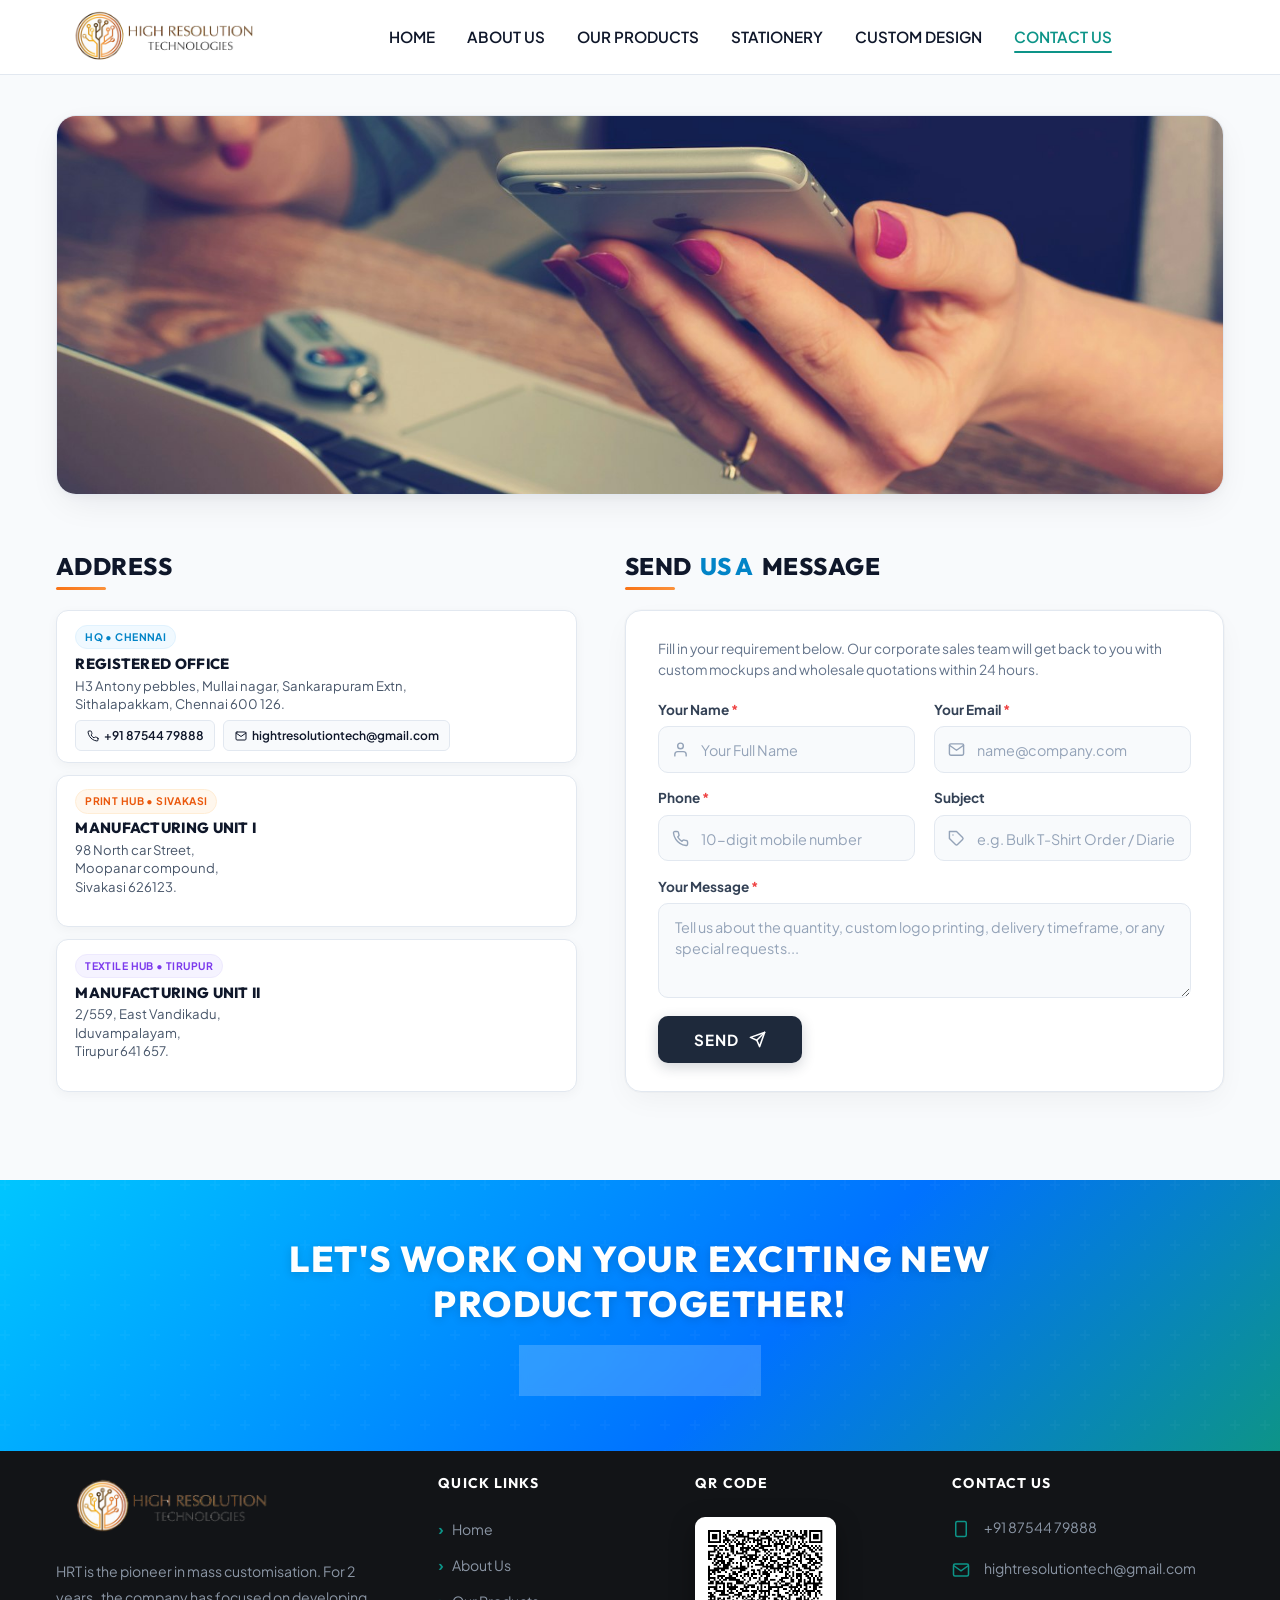
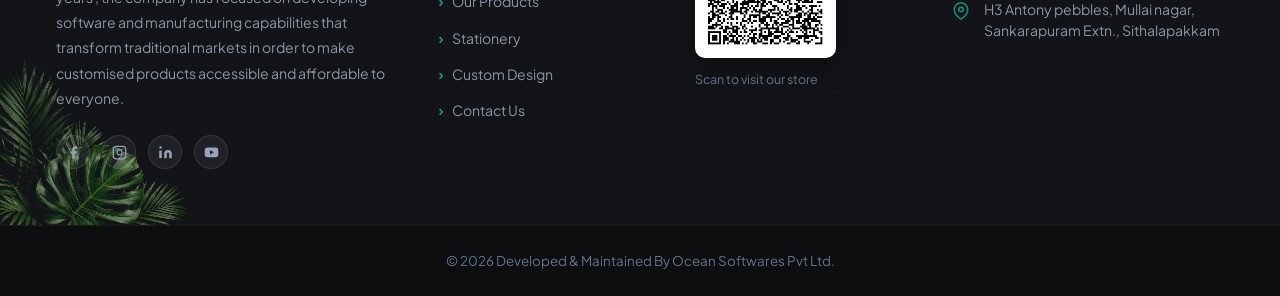
<file: contact.html>
<!DOCTYPE html>
<html lang="en">

<head>
  <meta charset="UTF-8">
  <meta name="viewport" content="width=device-width, initial-scale=1.0">
  <title>Contact Us | High Resolution Technologies</title>
  <meta name="description"
    content="Connect with High Resolution Technologies. Corporate registered office in Sithalapakkam Chennai, and state-of-the-art manufacturing units in Sivakasi and Tirupur.">

  <!-- Favicon -->
  <link rel="icon" type="image/png" href="images/logo/favicon.png">

  <!-- Core Google Fonts -->
  <link rel="preconnect" href="https://fonts.googleapis.com">
  <link rel="preconnect" href="https://fonts.gstatic.com" crossorigin>
  <link
    href="https://fonts.googleapis.com/css2?family=Plus+Jakarta+Sans:wght@400;500;600;700;800&family=Outfit:wght@400;500;600;700;800&display=swap"
    rel="stylesheet">

  <!-- CSS Stylesheets -->
  <link rel="stylesheet" href="css/style.css">
  <link rel="stylesheet" href="css/header.css?v=12">
  <link rel="stylesheet" href="css/footer.css">
  <link rel="stylesheet" href="css/contact.css">
  <link rel="stylesheet" href="css/responsive.css">
</head>

<body>

  <!-- Site Header -->
  <header class="site-header">
    <div class="container">
      <div class="header-wrapper">
        <a href="index.html" class="brand-logo" title="High Resolution Technologies">
          <img src="images/logo/logo.png" alt="High Resolution Technologies" class="logo-img">
        </a>

        <nav class="nav-menu" id="navMenu">
          <a href="index.html" class="nav-link">Home</a>
          <a href="about.html" class="nav-link">About Us</a>
          <a href="shop.html" class="nav-link">Our Products</a>
          <a href="stationery.html" class="nav-link">Stationery</a>
          <a href="custom-design.html" class="nav-link">Custom Design</a>
          <a href="contact.html" class="nav-link active">Contact Us</a>
        </nav>

        <div class="header-icons">
          <button class="mobile-toggle" id="mobileMenuBtn" aria-label="Toggle navigation menu">
            <svg width="24" height="24" viewBox="0 0 24 24" fill="none" stroke="currentColor" stroke-width="2">
              <line x1="3" y1="12" x2="21" y2="12"></line>
              <line x1="3" y1="6" x2="21" y2="6"></line>
              <line x1="3" y1="18" x2="21" y2="18"></line>
            </svg>
          </button>
        </div>
      </div>
    </div>
  </header>

  <!-- 1. Contact Page Hero Banner -->
  <section class="contact-hero-banner-section">
    <div class="container">
      <div class="contact-banner-frame">
        <img src="images/banners/contact-desk-real.jpg"
          alt="Contact High Resolution Technologies - Get In Touch &amp; Dedicated Support" class="contact-banner-img">
      </div>
    </div>
  </section>

  <!-- 2. Main Two-Column Contact Section (Elevated Executive Cards Layout) -->
  <main class="contact-main-section">
    <div class="container">
      <div class="contact-layout-grid">

        <!-- Left Column: ADDRESS -->
        <div class="contact-address-col">
          <div class="contact-section-header">
            <h2 class="contact-section-title">ADDRESS</h2>
            <div class="contact-title-underline"></div>
          </div>

          <div class="contact-cards-container">
            <!-- Card 1: Registered Office -->
            <div class="location-card">
              <div class="location-card-head">
                <span class="location-tag">HQ &bull; Chennai</span>
              </div>

              <h3 class="location-card-title">REGISTERED OFFICE</h3>
              <p class="location-address-text">
                H3 Antony pebbles, Mullai nagar, Sankarapuram Extn,<br>
                Sithalapakkam, Chennai 600 126.
              </p>

              <div class="location-chips-row">
                <a href="tel:+918754479888" class="location-chip" title="Call Registered Office">
                  <svg width="12" height="12" viewBox="0 0 24 24" fill="none" stroke="currentColor" stroke-width="2"
                    stroke-linecap="round" stroke-linejoin="round">
                    <path
                      d="M22 16.92v3a2 2 0 0 1-2.18 2 19.79 19.79 0 0 1-8.63-3.07 19.5 19.5 0 0 1-6-6 19.79 19.79 0 0 1-3.07-8.67A2 2 0 0 1 4.11 2h3a2 2 0 0 1 2 1.72 12.84 12.84 0 0 0 .7 2.81 2 2 0 0 1-.45 2.11L8.09 9.91a16 16 0 0 0 6 6l1.27-1.27a2 2 0 0 1 2.11-.45 12.84 12.84 0 0 0 2.81.7A2 2 0 0 1 22 16.92z">
                    </path>
                  </svg>
                  <span>+91 87544 79888</span>
                </a>

                <a href="mailto:hightresolutiontech@gmail.com" class="location-chip" title="Email Registered Office">
                  <svg width="12" height="12" viewBox="0 0 24 24" fill="none" stroke="currentColor" stroke-width="2"
                    stroke-linecap="round" stroke-linejoin="round">
                    <path d="M4 4h16c1.1 0 2 .9 2 2v12c0 1.1-.9 2-2 2H4c-1.1 0-2-.9-2-2V6c0-1.1.9-2 2-2z"></path>
                    <polyline points="22,6 12,13 2,6"></polyline>
                  </svg>
                  <span>hightresolutiontech@gmail.com</span>
                </a>
              </div>
            </div>

            <!-- Card 2: Manufacturing Unit I -->
            <div class="location-card">
              <div class="location-card-head">
                <!--  -->
                <span class="location-tag" style="background: #fff7ed; color: #ea580c; border-color: #ffedd5;">Print Hub
                  &bull; Sivakasi</span>
              </div>

              <h3 class="location-card-title">MANUFACTURING UNIT I</h3>
              <p class="location-address-text">
                98 North car Street,<br>
                Moopanar compound,<br>
                Sivakasi 626123.
              </p>

            </div>

            <!-- Card 3: Manufacturing Unit II -->
            <div class="location-card">
              <div class="location-card-head">
                <!--  -->
                <span class="location-tag" style="background: #f5f3ff; color: #7c3aed; border-color: #ede9fe;">Textile
                  Hub &bull; Tirupur</span>
              </div>

              <h3 class="location-card-title">MANUFACTURING UNIT II</h3>
              <p class="location-address-text">
                2/559, East Vandikadu,<br>
                Iduvampalayam,<br>
                Tirupur 641 657.
              </p>

            </div>
          </div>
        </div>

        <!-- Right Column: SEND US A MESSAGE Form -->
        <div class="contact-form-col">
          <div class="contact-section-header">
            <h2 class="contact-section-title">SEND <span class="highlight-cyan">US A</span> MESSAGE</h2>
            <div class="contact-title-underline"></div>
          </div>

          <div class="contact-form-card">
            <p class="form-header-note">
              Fill in your requirement below. Our corporate sales team will get back to you with custom mockups and
              wholesale quotations within 24 hours.
            </p>

            <!-- Success Confirmation Alert -->
            <div class="contact-success-alert" id="contactSuccessAlert" role="alert">
              <svg width="24" height="24" viewBox="0 0 24 24" fill="none" stroke="#059669" stroke-width="2.5"
                stroke-linecap="round" stroke-linejoin="round" style="flex-shrink: 0; margin-top: 2px;">
                <path d="M22 11.08V12a10 10 0 1 1-5.93-9.14"></path>
                <polyline points="22 4 12 14.01 9 11.01"></polyline>
              </svg>
              <div>
                <strong style="display: block; font-size: 1rem; margin-bottom: 2px;">Thank you!</strong>
                Your message has been sent successfully. Our team will contact you shortly.
              </div>
            </div>

            <!-- Form with Strict Validation & Inline Feedback -->
            <form class="contact-form" id="mainContactForm" novalidate>

              <!-- 2-Column: Name & Email -->
              <div class="form-grid-2col">
                <!-- Your Name (required) -->
                <div class="form-field-group">
                  <label for="contactName" class="form-field-label">
                    <span>Your Name <span class="req">*</span></span>
                  </label>
                  <div class="input-with-icon">
                    <span class="input-icon-adornment">
                      <svg width="17" height="17" viewBox="0 0 24 24" fill="none" stroke="currentColor" stroke-width="2"
                        stroke-linecap="round" stroke-linejoin="round">
                        <path d="M20 21v-2a4 4 0 0 0-4-4H8a4 4 0 0 0-4 4v2"></path>
                        <circle cx="12" cy="7" r="4"></circle>
                      </svg>
                    </span>
                    <input type="text" id="contactName" class="contact-input" placeholder="Your Full Name"
                      autocomplete="name" required>
                  </div>
                  <span class="contact-field-error" id="errorContactName">Please enter a valid name (letters only, min 2
                    characters)</span>
                </div>

                <!-- Your Email (required) -->
                <div class="form-field-group">
                  <label for="contactEmail" class="form-field-label">
                    <span>Your Email <span class="req">*</span></span>
                  </label>
                  <div class="input-with-icon">
                    <span class="input-icon-adornment">
                      <svg width="17" height="17" viewBox="0 0 24 24" fill="none" stroke="currentColor" stroke-width="2"
                        stroke-linecap="round" stroke-linejoin="round">
                        <path d="M4 4h16c1.1 0 2 .9 2 2v12c0 1.1-.9 2-2 2H4c-1.1 0-2-.9-2-2V6c0-1.1.9-2 2-2z"></path>
                        <polyline points="22,6 12,13 2,6"></polyline>
                      </svg>
                    </span>
                    <input type="email" id="contactEmail" class="contact-input" placeholder="name@company.com"
                      autocomplete="email" required>
                  </div>
                  <span class="contact-field-error" id="errorContactEmail">Please enter a valid email address with @
                    (e.g. name@company.com)</span>
                </div>
              </div>

              <!-- 2-Column: Phone & Subject -->
              <div class="form-grid-2col">
                <!-- Phone (required) -->
                <div class="form-field-group">
                  <label for="contactPhone" class="form-field-label">
                    <span>Phone <span class="req">*</span></span>
                  </label>
                  <div class="input-with-icon">
                    <span class="input-icon-adornment">
                      <svg width="17" height="17" viewBox="0 0 24 24" fill="none" stroke="currentColor" stroke-width="2"
                        stroke-linecap="round" stroke-linejoin="round">
                        <path
                          d="M22 16.92v3a2 2 0 0 1-2.18 2 19.79 19.79 0 0 1-8.63-3.07 19.5 19.5 0 0 1-6-6 19.79 19.79 0 0 1-3.07-8.67A2 2 0 0 1 4.11 2h3a2 2 0 0 1 2 1.72 12.84 12.84 0 0 0 .7 2.81 2 2 0 0 1-.45 2.11L8.09 9.91a16 16 0 0 0 6 6l1.27-1.27a2 2 0 0 1 2.11-.45 12.84 12.84 0 0 0 2.81.7A2 2 0 0 1 22 16.92z">
                        </path>
                      </svg>
                    </span>
                    <input type="tel" id="contactPhone" class="contact-input" placeholder="10-digit mobile number"
                      maxlength="10" inputmode="numeric" autocomplete="tel" required>
                  </div>
                  <span class="contact-field-error" id="errorContactPhone">Enter a valid 10-digit mobile number (starts
                    with 6-9)</span>
                </div>

                <!-- Subject -->
                <div class="form-field-group">
                  <label for="contactSubject" class="form-field-label">Subject</label>
                  <div class="input-with-icon">
                    <span class="input-icon-adornment">
                      <svg width="17" height="17" viewBox="0 0 24 24" fill="none" stroke="currentColor" stroke-width="2"
                        stroke-linecap="round" stroke-linejoin="round">
                        <path d="M20.59 13.41l-7.17 7.17a2 2 0 0 1-2.83 0L2 12V2h10l8.59 8.59a2 2 0 0 1 0 2.82z"></path>
                        <line x1="7" y1="7" x2="7.01" y2="7"></line>
                      </svg>
                    </span>
                    <input type="text" id="contactSubject" class="contact-input"
                      placeholder="e.g. Bulk T-Shirt Order / Diaries Quote">
                  </div>
                </div>
              </div>

              <!-- Your Message -->
              <div class="form-field-group">
                <label for="contactMessage" class="form-field-label">
                  <span>Your Message <span class="req">*</span></span>
                </label>
                <textarea id="contactMessage" class="contact-textarea"
                  placeholder="Tell us about the quantity, custom logo printing, delivery timeframe, or any special requests..."
                  required></textarea>
                <span class="contact-field-error" id="errorContactMessage">Please enter your message (min 5
                  characters)</span>
              </div>

              <!-- Send Button -->
              <div class="contact-send-btn-row">
                <button type="submit" class="contact-send-btn" id="contactSendBtn">
                  <span>SEND</span>
                  <svg width="17" height="17" viewBox="0 0 24 24" fill="none" stroke="currentColor" stroke-width="2.2"
                    stroke-linecap="round" stroke-linejoin="round">
                    <line x1="22" y1="2" x2="11" y2="13"></line>
                    <polygon points="22 2 15 22 11 13 2 9 22 2"></polygon>
                  </svg>
                </button>
              </div>
            </form>
          </div>
        </div>

      </div>
    </div>
  </main>

  <!-- 3. Full-Width Vibrant Cyan/Teal Banner (Exact Reference Match with High-End Styling) -->
  <section class="contact-cta-banner">
    <div class="container contact-cta-inner">
      <h2 class="contact-cta-banner-text">
        LET'S WORK ON YOUR EXCITING NEW PRODUCT TOGETHER!
      </h2>
      <div class="contact-cta-actions">

        <a href="tel:+918754479888" class="cta-action-btn-secondary" title="Call Sales Team">
          <svg width="18" height="18" viewBox="0 0 24 24" fill="none" stroke="currentColor" stroke-width="2.2"
            stroke-linecap="round" stroke-linejoin="round">
            <path
              d="M22 16.92v3a2 2 0 0 1-2.18 2 19.79 19.79 0 0 1-8.63-3.07 19.5 19.5 0 0 1-6-6 19.79 19.79 0 0 1-3.07-8.67A2 2 0 0 1 4.11 2h3a2 2 0 0 1 2 1.72 12.84 12.84 0 0 0 .7 2.81 2 2 0 0 1-.45 2.11L8.09 9.91a16 16 0 0 0 6 6l1.27-1.27a2 2 0 0 1 2.11-.45 12.84 12.84 0 0 0 2.81.7A2 2 0 0 1 22 16.92z">
            </path>
          </svg>
          <span>Call: +91 87544 79888</span>
        </a>
      </div>
    </div>
  </section>

  <!-- 4. Site Footer (Exact Reference Layout) -->
  <!-- Site Footer -->
  <footer class="site-footer">
    <!-- Botanical Leaf Accent (Bottom-Left as in design) -->
    <div class="footer-leaf-accent" aria-hidden="true">
      <img src="images/footer-leaves.jpg" alt="Botanical leaf accent" class="footer-leaf-img"
        onerror="this.style.display='none'">
    </div>

    <div class="container footer-content-wrap">
      <div class="footer-grid">
        <!-- Col 1: Brand & About -->
        <div class="footer-col">
          <a href="index.html" class="footer-brand" title="High Resolution Technologies">
            <img src="images/logo/logo.png" alt="High Resolution Technologies" class="footer-brand-logo">
          </a>
          <p>
            HRT is the pioneer in mass customisation. For 2 years , the company has focused on developing software and
            manufacturing capabilities that transform traditional markets in order to make customised products
            accessible and affordable to everyone. </p>
          <!-- Social Media Links -->
          <div class="footer-social-links">
            <a href="#" class="footer-social-btn" aria-label="Facebook" title="Facebook">
              <svg width="15" height="15" viewBox="0 0 24 24" fill="currentColor">
                <path d="M18 2h-3a5 5 0 0 0-5 5v3H7v4h3v8h4v-8h3l1-4h-4V7a1 1 0 0 1 1-1h3z" />
              </svg>
            </a>
            <a href="#" class="footer-social-btn" aria-label="Instagram" title="Instagram">
              <svg width="15" height="15" viewBox="0 0 24 24" fill="none" stroke="currentColor" stroke-width="2"
                stroke-linecap="round" stroke-linejoin="round">
                <rect x="2" y="2" width="20" height="20" rx="5" ry="5" />
                <path d="M16 11.37A4 4 0 1 1 12.63 8 4 4 0 0 1 16 11.37z" />
                <line x1="17.5" y1="6.5" x2="17.51" y2="6.5" />
              </svg>
            </a>
            <a href="#" class="footer-social-btn" aria-label="LinkedIn" title="LinkedIn">
              <svg width="15" height="15" viewBox="0 0 24 24" fill="currentColor">
                <path d="M16 8a6 6 0 0 1 6 6v7h-4v-7a2 2 0 0 0-2-2 2 2 0 0 0-2 2v7h-4v-7a6 6 0 0 1 6-6z" />
                <rect x="2" y="9" width="4" height="12" />
                <circle cx="4" cy="4" r="2" />
              </svg>
            </a>
            <a href="#" class="footer-social-btn" aria-label="YouTube" title="YouTube">
              <svg width="15" height="15" viewBox="0 0 24 24" fill="currentColor">
                <path
                  d="M22.54 6.42a2.78 2.78 0 0 0-1.94-2C18.88 4 12 4 12 4s-6.88 0-8.6.46a2.78 2.78 0 0 0-1.94 2A29 29 0 0 0 1 11.75a29 29 0 0 0 .46 5.33A2.78 2.78 0 0 0 3.4 19c1.72.46 8.6.46 8.6.46s6.88 0 8.6-.46a2.78 2.78 0 0 0 1.94-2 29 29 0 0 0 .46-5.25 29 29 0 0 0-.46-5.33z" />
                <polygon points="9.75 15.02 15.5 11.75 9.75 8.48 9.75 15.02" fill="#121417" />
              </svg>
            </a>
          </div>
        </div>

        <!-- Col 2: Quick Links -->
        <div class="footer-col">
          <h4>Quick Links</h4>
          <ul class="footer-links">
            <li><a href="index.html"><span class="chevron">&#8250;</span> Home</a></li>
            <li><a href="about.html"><span class="chevron">&#8250;</span> About Us</a></li>
            <li><a href="shop.html"><span class="chevron">&#8250;</span> Our Products</a></li>
            <li><a href="stationery.html"><span class="chevron">&#8250;</span> Stationery</a></li>
            <li><a href="custom-design.html"><span class="chevron">&#8250;</span> Custom Design</a></li>
            <li><a href="contact.html"><span class="chevron">&#8250;</span> Contact Us</a></li>
          </ul>
        </div>

        <!-- Col 3: QR Code -->
        <div class="footer-col">
          <h4>QR Code</h4>
          <div class="footer-qr-container">
            <div class="footer-qr-wrap">
              <img src="images/icons/qr-code.png" alt="High Resolution Technologies QR Code" class="footer-qr-img"
                onerror="this.src='images/qr-code.png'">
            </div>
            <span class="footer-qr-subtext">Scan to visit our store</span>
          </div>
        </div>

        <!-- Col 4: Contact Us -->
        <div class="footer-col">
          <h4>Contact Us</h4>
          <div class="footer-contact-list">
            <div class="footer-contact-item">
              <svg class="footer-contact-icon" viewBox="0 0 24 24" fill="none" stroke="currentColor" stroke-width="2">
                <rect x="5" y="2" width="14" height="20" rx="2" ry="2" />
                <line x1="12" y1="18" x2="12.01" y2="18" />
              </svg>
              <span>+91 87544 79888</span>
            </div>
            <div class="footer-contact-item">
              <svg class="footer-contact-icon" viewBox="0 0 24 24" fill="none" stroke="currentColor" stroke-width="2">
                <path d="M4 4h16c1.1 0 2 .9 2 2v12c0 1.1-.9 2-2 2H4c-1.1 0-2-.9-2-2V6c0-1.1.9-2 2-2z" />
                <polyline points="22,6 12,13 2,6" />
              </svg>
              <a href="mailto:hightresolutiontech@gmail.com">hightresolutiontech@gmail.com</a>
            </div>
            <div class="footer-contact-item">
              <svg class="footer-contact-icon" viewBox="0 0 24 24" fill="none" stroke="currentColor" stroke-width="2">
                <path d="M21 10c0 7-9 13-9 13s-9-6-9-13a9 9 0 0 1 18 0z" />
                <circle cx="12" cy="10" r="3" />
              </svg>
              <span>H3 Antony pebbles, Mullai nagar,<br>Sankarapuram Extn., Sithalapakkam</span>
            </div>
          </div>
        </div>
      </div>
    </div>

    <!-- Bottom Copyright Bar -->
    <div class="footer-bottom">
      <div class="container footer-bottom-inner">
        <p>&copy; 2026 Developed & Maintained By <a href="https://oceansoftwares.com" target="_blank" rel="noopener noreferrer">Ocean Softwares Pvt Ltd.</a></p>

      </div>
    </div>
  </footer>

  <!-- Scripts -->
  <script src="js/main.js"></script>
  <script src="js/validation.js"></script>
</body>

</html>
</file>
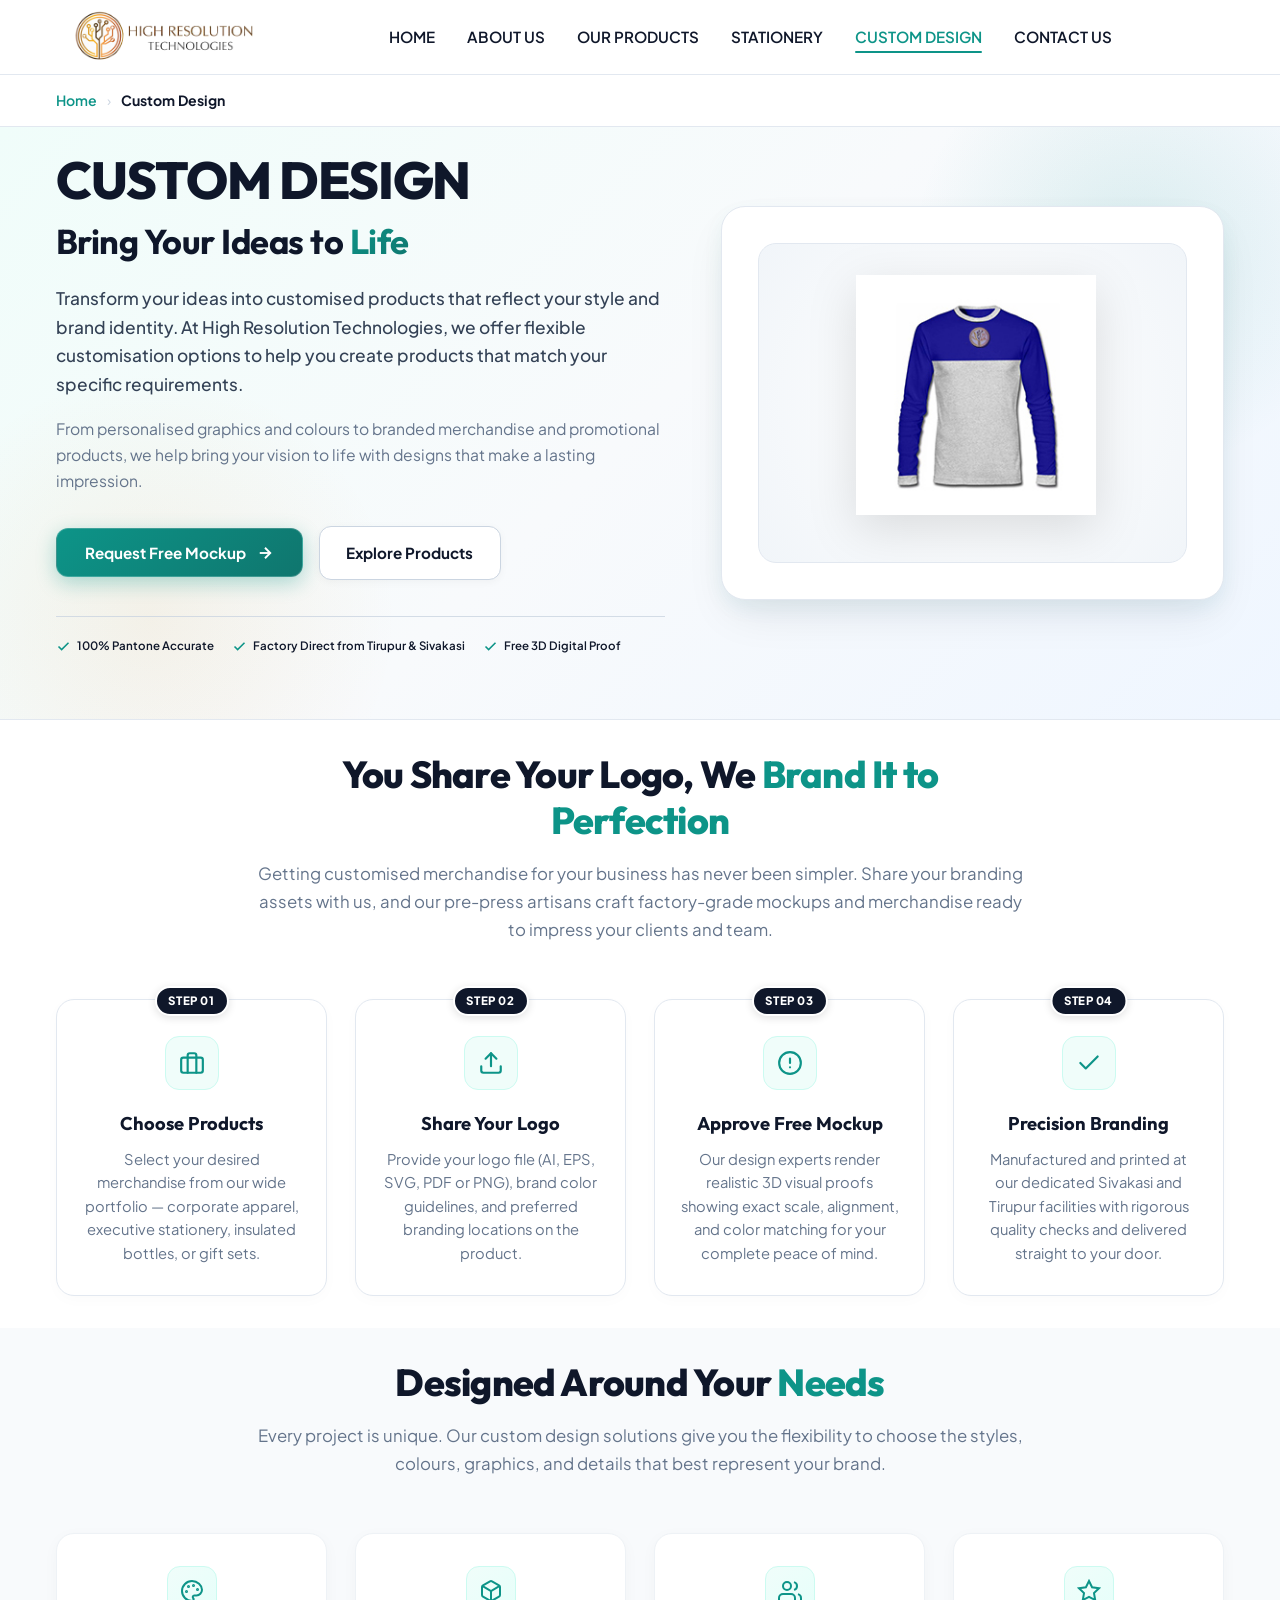
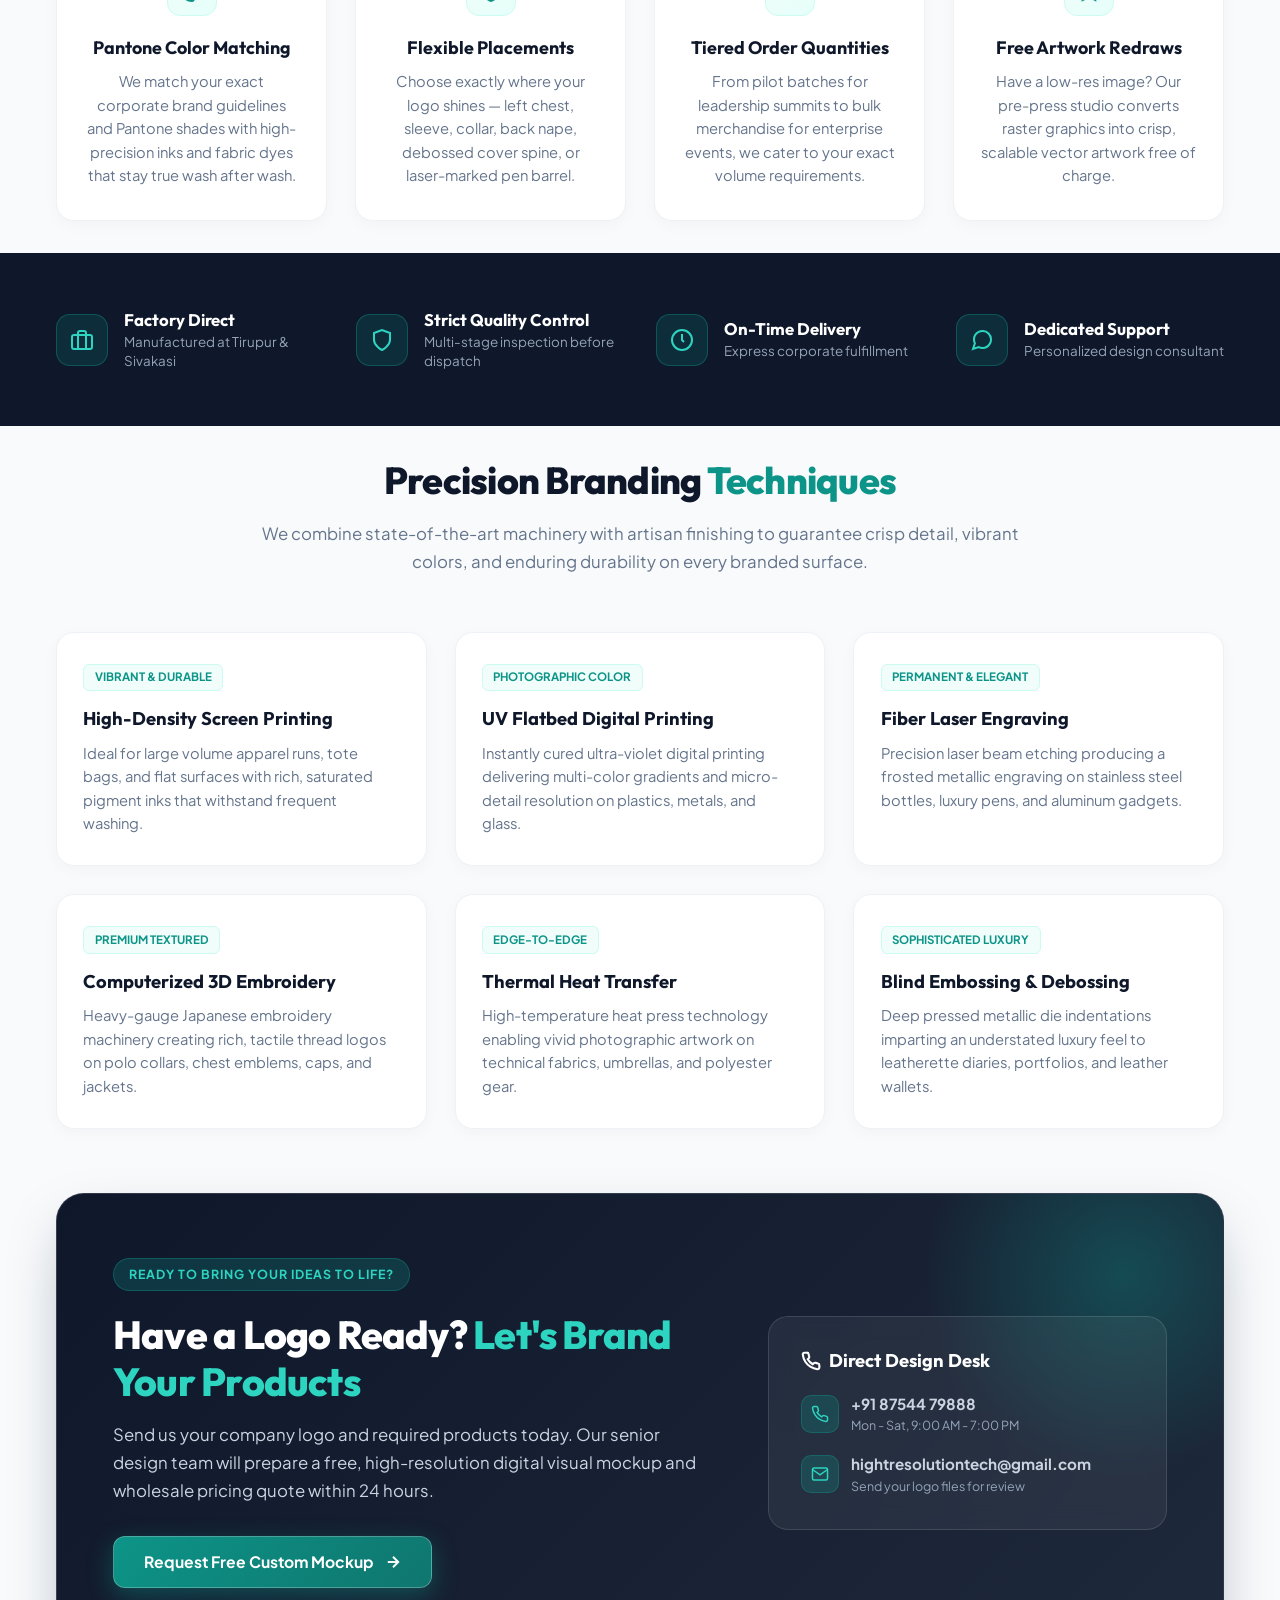
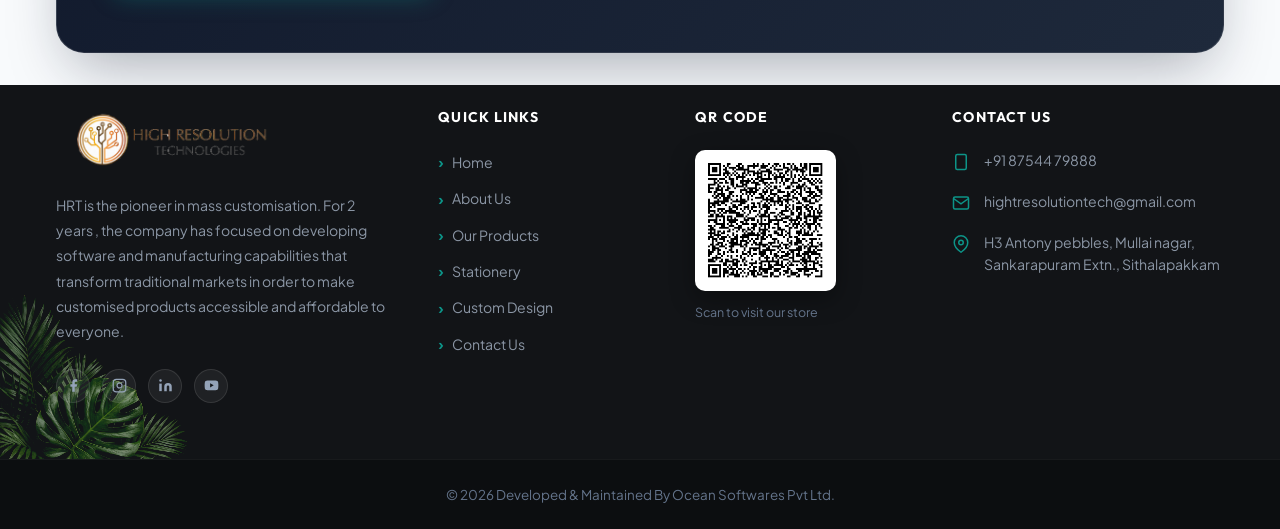
<file: custom-design.html>
<!DOCTYPE html>
<html lang="en">

<head>
  <meta charset="UTF-8">
  <meta name="viewport" content="width=device-width, initial-scale=1.0">
  <title>Custom Design &amp; Branding Solutions | High Resolution Technologies</title>
  <meta name="description"
    content="Transform your ideas into customised corporate products and branded merchandise. Share your company logo, and we create precision-printed apparel, engraved pens, tech gifts, and onboarding kits.">

  <!-- Favicon -->
  <link rel="icon" type="image/png" href="images/logo/favicon.png">

  <!-- Google Fonts -->
  <link rel="preconnect" href="https://fonts.googleapis.com">
  <link rel="preconnect" href="https://fonts.gstatic.com" crossorigin>
  <link
    href="https://fonts.googleapis.com/css2?family=Plus+Jakarta+Sans:wght@400;500;600;700;800&family=Outfit:wght@400;500;600;700;800&display=swap"
    rel="stylesheet">

  <!-- Core Stylesheets -->
  <link rel="stylesheet" href="css/style.css?v=18">
  <link rel="stylesheet" href="css/header.css?v=19">
  <link rel="stylesheet" href="css/footer.css?v=18">
  <link rel="stylesheet" href="css/custom-design.css?v=18">
  <link rel="stylesheet" href="css/enquiry-modal.css?v=18">
  <link rel="stylesheet" href="css/responsive.css?v=18">
</head>

<body>

  <!-- Site Header -->
  <header class="site-header">
    <div class="container">
      <div class="header-wrapper">
        <a href="index.html" class="brand-logo" title="High Resolution Technologies">
          <img src="images/logo/logo.png" alt="High Resolution Technologies" class="logo-img">
        </a>

        <nav class="nav-menu" id="navMenu">
          <a href="index.html" class="nav-link">Home</a>
          <a href="about.html" class="nav-link">About Us</a>
          <a href="shop.html" class="nav-link">Our Products</a>
          <a href="stationery.html" class="nav-link">Stationery</a>
          <a href="custom-design.html" class="nav-link active">Custom Design</a>
          <a href="contact.html" class="nav-link">Contact Us</a>
        </nav>

        <div class="header-icons">
          <button class="mobile-toggle" id="mobileMenuBtn" aria-label="Toggle navigation menu">
            <svg width="24" height="24" viewBox="0 0 24 24" fill="none" stroke="currentColor" stroke-width="2">
              <line x1="3" y1="12" x2="21" y2="12"></line>
              <line x1="3" y1="6" x2="21" y2="6"></line>
              <line x1="3" y1="18" x2="21" y2="18"></line>
            </svg>
          </button>
        </div>
      </div>
    </div>
  </header>

  <!-- Breadcrumbs Bar -->
  <div class="custom-breadcrumb-bar">
    <div class="container">
      <div class="custom-breadcrumb-inner">
        <a href="index.html">Home</a>
        <span class="sep">&#8250;</span>
        <span class="current">Custom Design</span>
      </div>
    </div>
  </div>

  <!-- 1. HERO SECTION: CUSTOM DESIGN & BRING YOUR IDEAS TO LIFE -->
  <section class="cd-hero-section">
    <div class="cd-hero-bg-shapes">
      <div class="cd-shape-1"></div>
      <div class="cd-shape-2"></div>
    </div>

    <div class="container">
      <div class="cd-hero-grid">
        <!-- Hero Left: Content -->
        <div class="cd-hero-content">

          <h1 class="cd-hero-title-main">CUSTOM DESIGN</h1>
          <h2 class="cd-hero-title-sub">Bring Your Ideas to <span class="highlight">Life</span></h2>

          <p class="cd-hero-lead">
            Transform your ideas into customised products that reflect your style and brand identity.
            At High Resolution Technologies, we offer flexible customisation options to help you create products that
            match your specific requirements.
          </p>

          <p class="cd-hero-subtext">
            From personalised graphics and colours to branded merchandise and promotional products, we help bring your
            vision to life with designs that make a lasting impression.
          </p>

          <div class="cd-hero-actions">
            <button type="button" class="btn-cd-primary" id="heroRequestMockupBtn"
              onclick="window.openEnquiryModal('Custom Design & Logo Branding', 'images/Shirt1.png')">
              <span>Request Free Mockup</span>
              <svg width="18" height="18" viewBox="0 0 24 24" fill="none" stroke="currentColor" stroke-width="2.5">
                <line x1="5" y1="12" x2="19" y2="12"></line>
                <polyline points="12 5 19 12 12 19"></polyline>
              </svg>
            </button>

            <a href="shop.html" class="btn-cd-secondary">
              <span>Explore Products</span>
            </a>
          </div>

          <!-- Trust Badges Auto-Scrolling Marquee Row -->
          <div class="cd-hero-trust-row" title="Auto-scrolling quality guarantees">
            <div class="cd-trust-track">
              <!-- Set 1 -->
              <div class="cd-trust-group">
                <div class="cd-trust-pill">
                  <svg width="16" height="16" viewBox="0 0 24 24" fill="none" stroke="currentColor" stroke-width="2.5">
                    <polyline points="20 6 9 17 4 12"></polyline>
                  </svg>
                  <span>100% Pantone Accurate</span>
                </div>
                <div class="cd-trust-pill">
                  <svg width="16" height="16" viewBox="0 0 24 24" fill="none" stroke="currentColor" stroke-width="2.5">
                    <polyline points="20 6 9 17 4 12"></polyline>
                  </svg>
                  <span>Factory Direct from Tirupur &amp; Sivakasi</span>
                </div>
                <div class="cd-trust-pill">
                  <svg width="16" height="16" viewBox="0 0 24 24" fill="none" stroke="currentColor" stroke-width="2.5">
                    <polyline points="20 6 9 17 4 12"></polyline>
                  </svg>
                  <span>Free 3D Digital Proof</span>
                </div>
              </div>
              <!-- Set 2 (Seamless Infinite Auto-scroll Clone for Mobile) -->
              <div class="cd-trust-group" aria-hidden="true">
                <div class="cd-trust-pill">
                  <svg width="16" height="16" viewBox="0 0 24 24" fill="none" stroke="currentColor" stroke-width="2.5">
                    <polyline points="20 6 9 17 4 12"></polyline>
                  </svg>
                  <span>100% Pantone Accurate</span>
                </div>
                <div class="cd-trust-pill">
                  <svg width="16" height="16" viewBox="0 0 24 24" fill="none" stroke="currentColor" stroke-width="2.5">
                    <polyline points="20 6 9 17 4 12"></polyline>
                  </svg>
                  <span>Factory Direct from Tirupur &amp; Sivakasi</span>
                </div>
                <div class="cd-trust-pill">
                  <svg width="16" height="16" viewBox="0 0 24 24" fill="none" stroke="currentColor" stroke-width="2.5">
                    <polyline points="20 6 9 17 4 12"></polyline>
                  </svg>
                  <span>Free 3D Digital Proof</span>
                </div>
              </div>
            </div>
          </div>
        </div>

        <!-- Hero Right: Visual Mockup Showcase Stage -->
        <div class="cd-mockup-showcase-card">
          <div class="cd-mockup-stage">

            <img src="images/Shirt1.png" alt="High Resolution Technologies Custom Branded Apparel"
              class="cd-mockup-product-img">
          </div>
        </div>
      </div>
    </div>
  </section>

  <!-- 2. HOW IT WORKS: YOU SHARE YOUR LOGO, WE PUT IT ON PRODUCTS -->
  <section class="cd-section cd-section-white">
    <div class="container">
      <div class="cd-section-header">
        <h2 class="cd-section-title">You Share Your Logo, We <span class="highlight">Brand It to Perfection</span></h2>
        <p class="cd-section-desc">
          Getting customised merchandise for your business has never been simpler. Share your branding assets with us,
          and our pre-press artisans craft factory-grade mockups and merchandise ready to impress your clients and team.
        </p>
      </div>

      <div class="cd-workflow-grid">
        <!-- Step 1 -->
        <div class="cd-workflow-card">
          <span class="cd-step-badge">STEP 01</span>
          <div class="cd-workflow-icon-wrap">
            <svg width="26" height="26" viewBox="0 0 24 24" fill="none" stroke="currentColor" stroke-width="2"
              stroke-linecap="round" stroke-linejoin="round">
              <rect x="2" y="7" width="20" height="14" rx="2" ry="2"></rect>
              <path d="M16 21V5a2 2 0 0 0-2-2h-4a2 2 0 0 0-2 2v16"></path>
            </svg>
          </div>
          <h3 class="cd-workflow-title">Choose Products</h3>
          <p class="cd-workflow-text">
            Select your desired merchandise from our wide portfolio — corporate apparel, executive stationery, insulated
            bottles, or gift sets.
          </p>
        </div>

        <!-- Step 2 -->
        <div class="cd-workflow-card">
          <span class="cd-step-badge">STEP 02</span>
          <div class="cd-workflow-icon-wrap">
            <svg width="26" height="26" viewBox="0 0 24 24" fill="none" stroke="currentColor" stroke-width="2"
              stroke-linecap="round" stroke-linejoin="round">
              <path d="M21 15v4a2 2 0 0 1-2 2H5a2 2 0 0 1-2-2v-4"></path>
              <polyline points="17 8 12 3 7 8"></polyline>
              <line x1="12" y1="3" x2="12" y2="15"></line>
            </svg>
          </div>
          <h3 class="cd-workflow-title">Share Your Logo</h3>
          <p class="cd-workflow-text">
            Provide your logo file (AI, EPS, SVG, PDF or PNG), brand color guidelines, and preferred branding locations
            on the product.
          </p>
        </div>

        <!-- Step 3 -->
        <div class="cd-workflow-card">
          <span class="cd-step-badge">STEP 03</span>
          <div class="cd-workflow-icon-wrap">
            <svg width="26" height="26" viewBox="0 0 24 24" fill="none" stroke="currentColor" stroke-width="2"
              stroke-linecap="round" stroke-linejoin="round">
              <circle cx="12" cy="12" r="10"></circle>
              <line x1="12" y1="8" x2="12" y2="12"></line>
              <line x1="12" y1="16" x2="12.01" y2="16"></line>
            </svg>
          </div>
          <h3 class="cd-workflow-title">Approve Free Mockup</h3>
          <p class="cd-workflow-text">
            Our design experts render realistic 3D visual proofs showing exact scale, alignment, and color matching for
            your complete peace of mind.
          </p>
        </div>

        <!-- Step 4 -->
        <div class="cd-workflow-card">
          <span class="cd-step-badge">STEP 04</span>
          <div class="cd-workflow-icon-wrap">
            <svg width="26" height="26" viewBox="0 0 24 24" fill="none" stroke="currentColor" stroke-width="2"
              stroke-linecap="round" stroke-linejoin="round">
              <polyline points="20 6 9 17 4 12"></polyline>
            </svg>
          </div>
          <h3 class="cd-workflow-title">Precision Branding</h3>
          <p class="cd-workflow-text">
            Manufactured and printed at our dedicated Sivakasi and Tirupur facilities with rigorous quality checks and
            delivered straight to your door.
          </p>
        </div>
      </div>
    </div>
  </section>

  <!-- 3. DESIGNED AROUND YOUR NEEDS (USER REQUIRED SECTION) -->
  <section class="cd-section cd-section-light">
    <div class="container">
      <div class="cd-section-header">
        <h2 class="cd-section-title">Designed Around Your <span class="highlight">Needs</span></h2>
        <p class="cd-section-desc">
          Every project is unique. Our custom design solutions give you the flexibility to choose the styles, colours,
          graphics, and details that best represent your brand.
        </p>
      </div>

      <div class="cd-needs-grid">
        <!-- Pillar 1 -->
        <div class="cd-need-card">
          <div class="cd-need-icon-box">
            <svg width="24" height="24" viewBox="0 0 24 24" fill="none" stroke="currentColor" stroke-width="2">
              <circle cx="13.5" cy="6.5" r=".5" fill="currentColor"></circle>
              <circle cx="17.5" cy="10.5" r=".5" fill="currentColor"></circle>
              <circle cx="8.5" cy="7.5" r=".5" fill="currentColor"></circle>
              <circle cx="6.5" cy="12.5" r=".5" fill="currentColor"></circle>
              <path
                d="M12 2C6.5 2 2 6.5 2 12s4.5 10 10 10c.926 0 1.648-.746 1.648-1.688 0-.437-.18-.835-.437-1.125-.29-.289-.438-.652-.438-1.125a1.64 1.64 0 0 1 1.668-1.668h1.996c3.051 0 5.563-2.512 5.563-5.563C22 6.5 17.5 2 12 2z">
              </path>
            </svg>
          </div>
          <h3 class="cd-need-title">Pantone Color Matching</h3>
          <p class="cd-need-desc">
            We match your exact corporate brand guidelines and Pantone shades with high-precision inks and fabric dyes
            that stay true wash after wash.
          </p>
        </div>

        <!-- Pillar 2 -->
        <div class="cd-need-card">
          <div class="cd-need-icon-box">
            <svg width="24" height="24" viewBox="0 0 24 24" fill="none" stroke="currentColor" stroke-width="2">
              <path
                d="M21 16V8a2 2 0 0 0-1-1.73l-7-4a2 2 0 0 0-2 0l-7 4A2 2 0 0 0 3 8v8a2 2 0 0 0 1 1.73l7 4a2 2 0 0 0 2 0l7-4A2 2 0 0 0 21 16z">
              </path>
              <polyline points="3.27 6.96 12 12.01 20.73 6.96"></polyline>
              <line x1="12" y1="22.08" x2="12" y2="12"></line>
            </svg>
          </div>
          <h3 class="cd-need-title">Flexible Placements</h3>
          <p class="cd-need-desc">
            Choose exactly where your logo shines — left chest, sleeve, collar, back nape, debossed cover spine, or
            laser-marked pen barrel.
          </p>
        </div>

        <!-- Pillar 3 -->
        <div class="cd-need-card">
          <div class="cd-need-icon-box">
            <svg width="24" height="24" viewBox="0 0 24 24" fill="none" stroke="currentColor" stroke-width="2">
              <path d="M17 21v-2a4 4 0 0 0-4-4H5a4 4 0 0 0-4 4v2"></path>
              <circle cx="9" cy="7" r="4"></circle>
              <path d="M23 21v-2a4 4 0 0 0-3-3.87"></path>
              <path d="M16 3.13a4 4 0 0 1 0 7.75"></path>
            </svg>
          </div>
          <h3 class="cd-need-title">Tiered Order Quantities</h3>
          <p class="cd-need-desc">
            From pilot batches for leadership summits to bulk merchandise for enterprise events, we cater to your exact
            volume requirements.
          </p>
        </div>

        <!-- Pillar 4 -->
        <div class="cd-need-card">
          <div class="cd-need-icon-box">
            <svg width="24" height="24" viewBox="0 0 24 24" fill="none" stroke="currentColor" stroke-width="2">
              <polygon
                points="12 2 15.09 8.26 22 9.27 17 14.14 18.18 21.02 12 17.77 5.82 21.02 7 14.14 2 9.27 8.91 8.26 12 2">
              </polygon>
            </svg>
          </div>
          <h3 class="cd-need-title">Free Artwork Redraws</h3>
          <p class="cd-need-desc">
            Have a low-res image? Our pre-press studio converts raster graphics into crisp, scalable vector artwork free
            of charge.
          </p>
        </div>
      </div>
    </div>
  </section>

  <!-- 6. FACTORY ASSURANCE STRIP -->
  <section class="cd-assurance-section">
    <div class="container">
      <div class="cd-assurance-grid">
        <div class="cd-stat-card">
          <div class="cd-stat-icon-wrap">
            <svg width="24" height="24" viewBox="0 0 24 24" fill="none" stroke="currentColor" stroke-width="2">
              <rect x="2" y="7" width="20" height="14" rx="2" ry="2"></rect>
              <path d="M16 21V5a2 2 0 0 0-2-2h-4a2 2 0 0 0-2 2v16"></path>
            </svg>
          </div>
          <div>
            <h4 class="cd-stat-title">Factory Direct</h4>
            <p class="cd-stat-sub">Manufactured at Tirupur &amp; Sivakasi</p>
          </div>
        </div>

        <div class="cd-stat-card">
          <div class="cd-stat-icon-wrap">
            <svg width="24" height="24" viewBox="0 0 24 24" fill="none" stroke="currentColor" stroke-width="2">
              <path d="M12 22s8-4 8-10V5l-8-3-8 3v7c0 6 8 10 8 10z"></path>
            </svg>
          </div>
          <div>
            <h4 class="cd-stat-title">Strict Quality Control</h4>
            <p class="cd-stat-sub">Multi-stage inspection before dispatch</p>
          </div>
        </div>

        <div class="cd-stat-card">
          <div class="cd-stat-icon-wrap">
            <svg width="24" height="24" viewBox="0 0 24 24" fill="none" stroke="currentColor" stroke-width="2">
              <circle cx="12" cy="12" r="10"></circle>
              <polyline points="12 6 12 12 14 14"></polyline>
            </svg>
          </div>
          <div>
            <h4 class="cd-stat-title">On-Time Delivery</h4>
            <p class="cd-stat-sub">Express corporate fulfillment</p>
          </div>
        </div>

        <div class="cd-stat-card">
          <div class="cd-stat-icon-wrap">
            <svg width="24" height="24" viewBox="0 0 24 24" fill="none" stroke="currentColor" stroke-width="2">
              <path
                d="M21 11.5a8.38 8.38 0 0 1-.9 3.8 8.5 8.5 0 0 1-7.6 4.7 8.38 8.38 0 0 1-3.8-.9L3 21l1.9-5.7a8.38 8.38 0 0 1-.9-3.8 8.5 8.5 0 0 1 4.7-7.6 8.38 8.38 0 0 1 3.8-.9h.5a8.48 8.48 0 0 1 8 8v.5z">
              </path>
            </svg>
          </div>
          <div>
            <h4 class="cd-stat-title">Dedicated Support</h4>
            <p class="cd-stat-sub">Personalized design consultant</p>
          </div>
        </div>
      </div>
    </div>
  </section>


  <!-- 5. OUR ADVANCED BRANDING TECHNIQUES -->
  <section class="cd-section cd-section-light">
    <div class="container">
      <div class="cd-section-header">
        <h2 class="cd-section-title">Precision Branding <span class="highlight">Techniques</span></h2>
        <p class="cd-section-desc">
          We combine state-of-the-art machinery with artisan finishing to guarantee crisp detail, vibrant colors, and
          enduring durability on every branded surface.
        </p>
      </div>

      <div class="cd-tech-grid">
        <!-- Tech 1 -->
        <div class="cd-tech-card">
          <span class="cd-tech-badge">VIBRANT &amp; DURABLE</span>
          <h3 class="cd-tech-title">High-Density Screen Printing</h3>
          <p class="cd-tech-desc">
            Ideal for large volume apparel runs, tote bags, and flat surfaces with rich, saturated pigment inks that
            withstand frequent washing.
          </p>
        </div>

        <!-- Tech 2 -->
        <div class="cd-tech-card">
          <span class="cd-tech-badge">PHOTOGRAPHIC COLOR</span>
          <h3 class="cd-tech-title">UV Flatbed Digital Printing</h3>
          <p class="cd-tech-desc">
            Instantly cured ultra-violet digital printing delivering multi-color gradients and micro-detail resolution
            on plastics, metals, and glass.
          </p>
        </div>

        <!-- Tech 3 -->
        <div class="cd-tech-card">
          <span class="cd-tech-badge">PERMANENT &amp; ELEGANT</span>
          <h3 class="cd-tech-title">Fiber Laser Engraving</h3>
          <p class="cd-tech-desc">
            Precision laser beam etching producing a frosted metallic engraving on stainless steel bottles, luxury pens,
            and aluminum gadgets.
          </p>
        </div>

        <!-- Tech 4 -->
        <div class="cd-tech-card">
          <span class="cd-tech-badge">PREMIUM TEXTURED</span>
          <h3 class="cd-tech-title">Computerized 3D Embroidery</h3>
          <p class="cd-tech-desc">
            Heavy-gauge Japanese embroidery machinery creating rich, tactile thread logos on polo collars, chest
            emblems, caps, and jackets.
          </p>
        </div>

        <!-- Tech 5 -->
        <div class="cd-tech-card">
          <span class="cd-tech-badge">EDGE-TO-EDGE</span>
          <h3 class="cd-tech-title">Thermal Heat Transfer</h3>
          <p class="cd-tech-desc">
            High-temperature heat press technology enabling vivid photographic artwork on technical fabrics, umbrellas,
            and polyester gear.
          </p>
        </div>

        <!-- Tech 6 -->
        <div class="cd-tech-card">
          <span class="cd-tech-badge">SOPHISTICATED LUXURY</span>
          <h3 class="cd-tech-title">Blind Embossing &amp; Debossing</h3>
          <p class="cd-tech-desc">
            Deep pressed metallic die indentations imparting an understated luxury feel to leatherette diaries,
            portfolios, and leather wallets.
          </p>
        </div>
      </div>
    </div>
  </section>



  <!-- 7. HIGH CONVERSION CTA: GET YOUR FREE DIGITAL MOCKUP -->
  <section class="cd-cta-section">
    <div class="container">
      <div class="cd-cta-card">
        <div class="cd-cta-glow"></div>

        <div class="cd-cta-left">
          <span class="cd-cta-eyebrow">Ready to Bring Your Ideas to Life?</span>
          <h2 class="cd-cta-title">Have a Logo Ready? <span class="highlight">Let's Brand Your Products</span></h2>
          <p class="cd-cta-desc">
            Send us your company logo and required products today. Our senior design team will prepare a free,
            high-resolution digital visual mockup and wholesale pricing quote within 24 hours.
          </p>

          <div class="cd-cta-actions">
            <button type="button" class="btn-cd-cta-primary"
              onclick="window.openEnquiryModal('Custom Design & Logo Branding Inquiry', 'images/Welcomkit.png')">
              <span>Request Free Custom Mockup</span>
              <svg width="18" height="18" viewBox="0 0 24 24" fill="none" stroke="currentColor" stroke-width="2.5">
                <line x1="5" y1="12" x2="19" y2="12"></line>
                <polyline points="12 5 19 12 12 19"></polyline>
              </svg>
            </button>
          </div>
        </div>

        <div class="cd-cta-contact-box">
          <h3 class="cd-cta-contact-title">
            <svg width="20" height="20" viewBox="0 0 24 24" fill="none" stroke="currentColor" stroke-width="2.5">
              <path
                d="M22 16.92v3a2 2 0 0 1-2.18 2 19.79 19.79 0 0 1-8.63-3.07 19.5 19.5 0 0 1-6-6 19.79 19.79 0 0 1-3.07-8.67A2 2 0 0 1 4.11 2h3a2 2 0 0 1 2 1.72 12.84 12.84 0 0 0 .7 2.81 2 2 0 0 1-.45 2.11L8.09 9.91a16 16 0 0 0 6 6l1.27-1.27a2 2 0 0 1 2.11-.45 12.84 12.84 0 0 0 2.81.7A2 2 0 0 1 22 16.92z">
              </path>
            </svg>
            <span>Direct Design Desk</span>
          </h3>

          <div class="cd-cta-contact-list">
            <a href="tel:+918754479888" class="cd-cta-contact-item">
              <div class="cd-cta-contact-icon">
                <svg width="18" height="18" viewBox="0 0 24 24" fill="none" stroke="currentColor" stroke-width="2">
                  <path
                    d="M22 16.92v3a2 2 0 0 1-2.18 2 19.79 19.79 0 0 1-8.63-3.07 19.5 19.5 0 0 1-6-6 19.79 19.79 0 0 1-3.07-8.67A2 2 0 0 1 4.11 2h3a2 2 0 0 1 2 1.72 12.84 12.84 0 0 0 .7 2.81 2 2 0 0 1-.45 2.11L8.09 9.91a16 16 0 0 0 6 6l1.27-1.27a2 2 0 0 1 2.11-.45 12.84 12.84 0 0 0 2.81.7A2 2 0 0 1 22 16.92z">
                  </path>
                </svg>
              </div>
              <div>
                <strong>+91 87544 79888</strong>
                <div style="font-size: 0.78rem; color: #94a3b8;">Mon - Sat, 9:00 AM - 7:00 PM</div>
              </div>
            </a>

            <a href="mailto:hightresolutiontech@gmail.com" class="cd-cta-contact-item">
              <div class="cd-cta-contact-icon">
                <svg width="18" height="18" viewBox="0 0 24 24" fill="none" stroke="currentColor" stroke-width="2">
                  <path d="M4 4h16c1.1 0 2 .9 2 2v12c0 1.1-.9 2-2 2H4c-1.1 0-2-.9-2-2V6c0-1.1.9-2 2-2z"></path>
                  <polyline points="22,6 12,13 2,6"></polyline>
                </svg>
              </div>
              <div>
                <strong>hightresolutiontech@gmail.com</strong>
                <div style="font-size: 0.78rem; color: #94a3b8;">Send your logo files for review</div>
              </div>
            </a>
          </div>
        </div>
      </div>
    </div>
  </section>

  <!-- Site Footer -->
  <footer class="site-footer">
    <!-- Botanical Leaf Accent (Bottom-Left as in design) -->
    <div class="footer-leaf-accent" aria-hidden="true">
      <img src="images/footer-leaves.jpg" alt="Botanical leaf accent" class="footer-leaf-img"
        onerror="this.style.display='none'">
    </div>

    <div class="container footer-content-wrap">
      <div class="footer-grid">
        <!-- Col 1: Brand & About -->
        <div class="footer-col">
          <a href="index.html" class="footer-brand" title="High Resolution Technologies">
            <img src="images/logo/logo.png" alt="High Resolution Technologies" class="footer-brand-logo">
          </a>
          <p>
            HRT is the pioneer in mass customisation. For 2 years , the company has focused on developing software and
            manufacturing capabilities that transform traditional markets in order to make customised products
            accessible and affordable to everyone. </p>
          <!-- Social Media Links -->
          <div class="footer-social-links">
            <a href="#" class="footer-social-btn" aria-label="Facebook" title="Facebook">
              <svg width="15" height="15" viewBox="0 0 24 24" fill="currentColor">
                <path d="M18 2h-3a5 5 0 0 0-5 5v3H7v4h3v8h4v-8h3l1-4h-4V7a1 1 0 0 1 1-1h3z" />
              </svg>
            </a>
            <a href="#" class="footer-social-btn" aria-label="Instagram" title="Instagram">
              <svg width="15" height="15" viewBox="0 0 24 24" fill="none" stroke="currentColor" stroke-width="2"
                stroke-linecap="round" stroke-linejoin="round">
                <rect x="2" y="2" width="20" height="20" rx="5" ry="5" />
                <path d="M16 11.37A4 4 0 1 1 12.63 8 4 4 0 0 1 16 11.37z" />
                <line x1="17.5" y1="6.5" x2="17.51" y2="6.5" />
              </svg>
            </a>
            <a href="#" class="footer-social-btn" aria-label="LinkedIn" title="LinkedIn">
              <svg width="15" height="15" viewBox="0 0 24 24" fill="currentColor">
                <path d="M16 8a6 6 0 0 1 6 6v7h-4v-7a2 2 0 0 0-2-2 2 2 0 0 0-2 2v7h-4v-7a6 6 0 0 1 6-6z" />
                <rect x="2" y="9" width="4" height="12" />
                <circle cx="4" cy="4" r="2" />
              </svg>
            </a>
            <a href="#" class="footer-social-btn" aria-label="YouTube" title="YouTube">
              <svg width="15" height="15" viewBox="0 0 24 24" fill="currentColor">
                <path
                  d="M22.54 6.42a2.78 2.78 0 0 0-1.94-2C18.88 4 12 4 12 4s-6.88 0-8.6.46a2.78 2.78 0 0 0-1.94 2A29 29 0 0 0 1 11.75a29 29 0 0 0 .46 5.33A2.78 2.78 0 0 0 3.4 19c1.72.46 8.6.46 8.6.46s6.88 0 8.6-.46a2.78 2.78 0 0 0 1.94-2 29 29 0 0 0 .46-5.25 29 29 0 0 0-.46-5.33z" />
                <polygon points="9.75 15.02 15.5 11.75 9.75 8.48 9.75 15.02" fill="#121417" />
              </svg>
            </a>
          </div>
        </div>

        <!-- Col 2: Quick Links -->
        <div class="footer-col">
          <h4>Quick Links</h4>
          <ul class="footer-links">
            <li><a href="index.html"><span class="chevron">&#8250;</span> Home</a></li>
            <li><a href="about.html"><span class="chevron">&#8250;</span> About Us</a></li>
            <li><a href="shop.html"><span class="chevron">&#8250;</span> Our Products</a></li>
            <li><a href="stationery.html"><span class="chevron">&#8250;</span> Stationery</a></li>
            <li><a href="custom-design.html"><span class="chevron">&#8250;</span> Custom Design</a></li>
            <li><a href="contact.html"><span class="chevron">&#8250;</span> Contact Us</a></li>
          </ul>
        </div>

        <!-- Col 3: QR Code -->
        <div class="footer-col">
          <h4>QR Code</h4>
          <div class="footer-qr-container">
            <div class="footer-qr-wrap">
              <img src="images/icons/qr-code.png" alt="High Resolution Technologies QR Code" class="footer-qr-img"
                onerror="this.src='images/qr-code.png'">
            </div>
            <span class="footer-qr-subtext">Scan to visit our store</span>
          </div>
        </div>

        <!-- Col 4: Contact Us -->
        <div class="footer-col">
          <h4>Contact Us</h4>
          <div class="footer-contact-list">
            <div class="footer-contact-item">
              <svg class="footer-contact-icon" viewBox="0 0 24 24" fill="none" stroke="currentColor" stroke-width="2">
                <rect x="5" y="2" width="14" height="20" rx="2" ry="2" />
                <line x1="12" y1="18" x2="12.01" y2="18" />
              </svg>
              <span>+91 87544 79888</span>
            </div>
            <div class="footer-contact-item">
              <svg class="footer-contact-icon" viewBox="0 0 24 24" fill="none" stroke="currentColor" stroke-width="2">
                <path d="M4 4h16c1.1 0 2 .9 2 2v12c0 1.1-.9 2-2 2H4c-1.1 0-2-.9-2-2V6c0-1.1.9-2 2-2z" />
                <polyline points="22,6 12,13 2,6" />
              </svg>
              <a href="mailto:hightresolutiontech@gmail.com">hightresolutiontech@gmail.com</a>
            </div>
            <div class="footer-contact-item">
              <svg class="footer-contact-icon" viewBox="0 0 24 24" fill="none" stroke="currentColor" stroke-width="2">
                <path d="M21 10c0 7-9 13-9 13s-9-6-9-13a9 9 0 0 1 18 0z" />
                <circle cx="12" cy="10" r="3" />
              </svg>
              <span>H3 Antony pebbles, Mullai nagar,<br>Sankarapuram Extn., Sithalapakkam</span>
            </div>
          </div>
        </div>
      </div>
    </div>

    <!-- Bottom Copyright Bar -->
    <div class="footer-bottom">
      <div class="container footer-bottom-inner">
        <p>&copy; 2026 Developed & Maintained By <a href="https://oceansoftwares.com" target="_blank" rel="noopener noreferrer">Ocean Softwares Pvt Ltd.</a></p>

      </div>
    </div>
  </footer>

  <!-- Core JavaScript Files -->
  <script src="js/main.js"></script>
  <script src="js/enquiry-modal.js"></script>
</body>

</html>
</file>
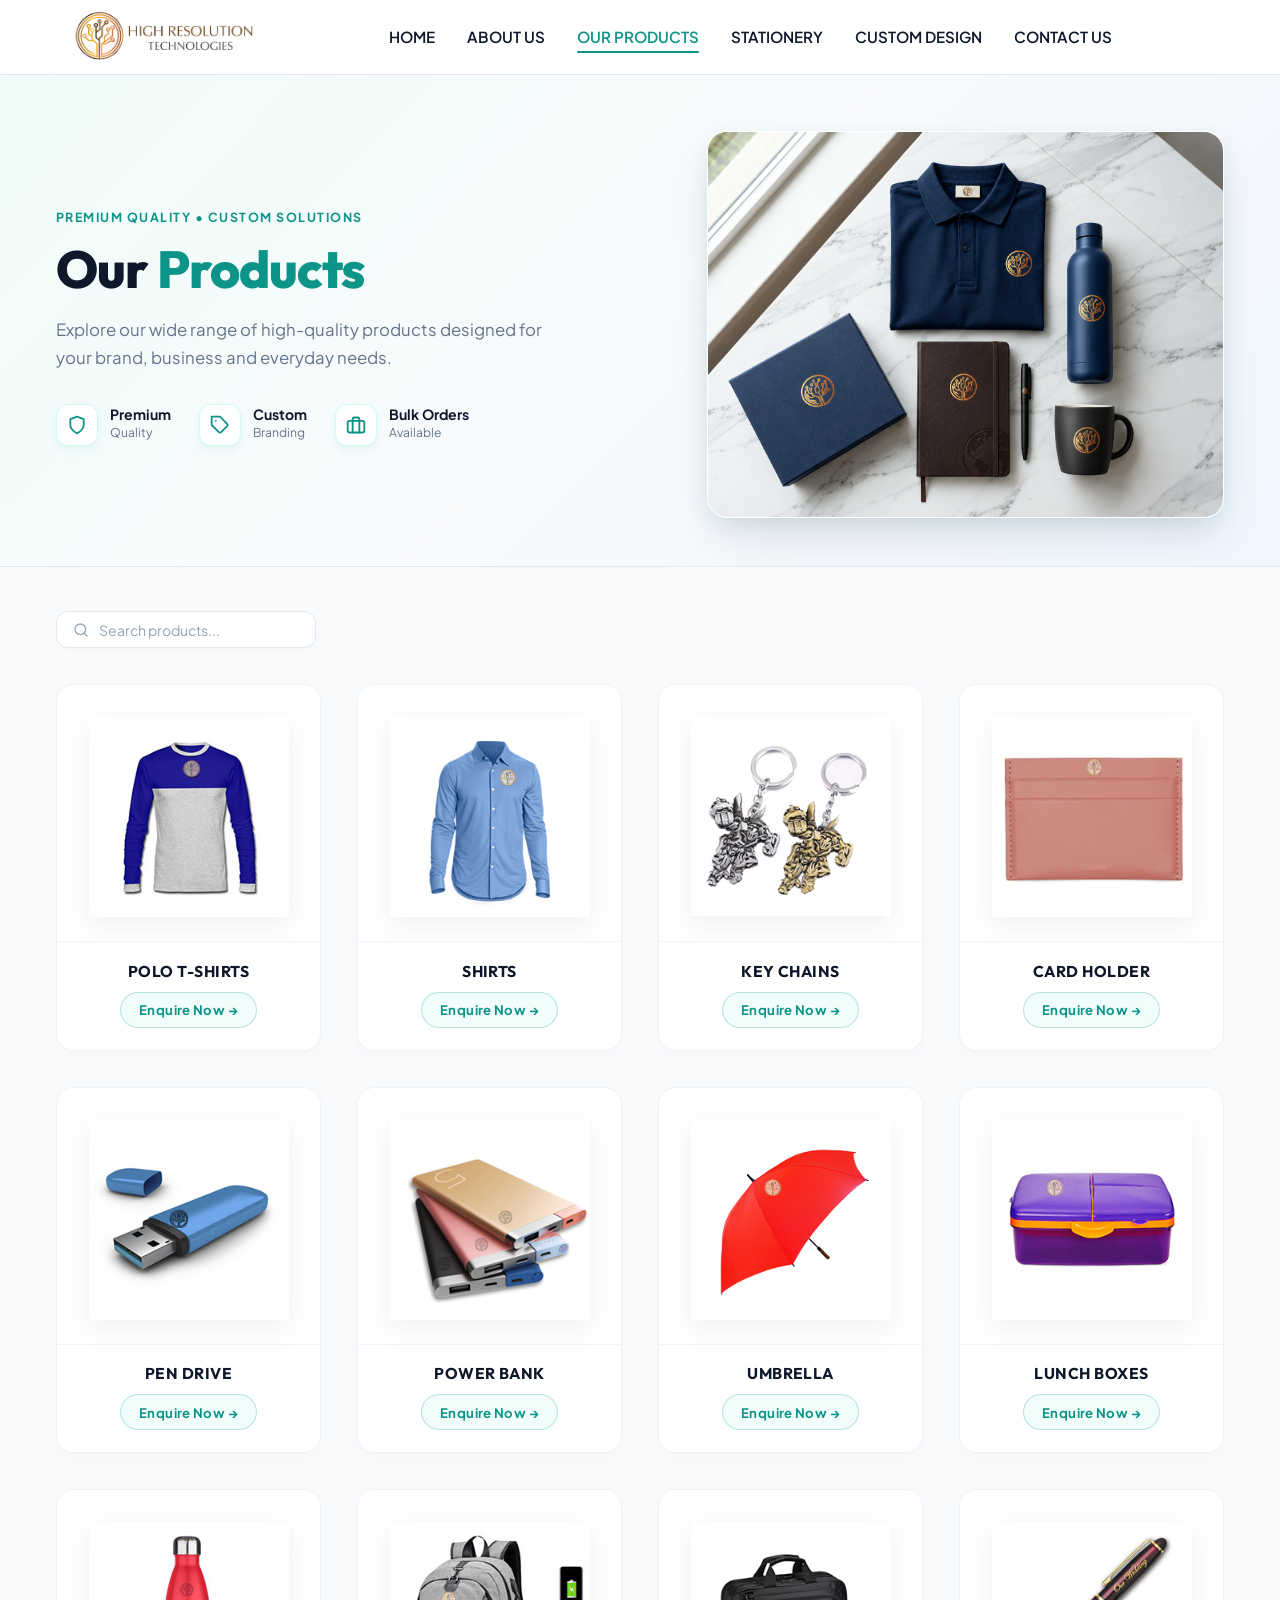
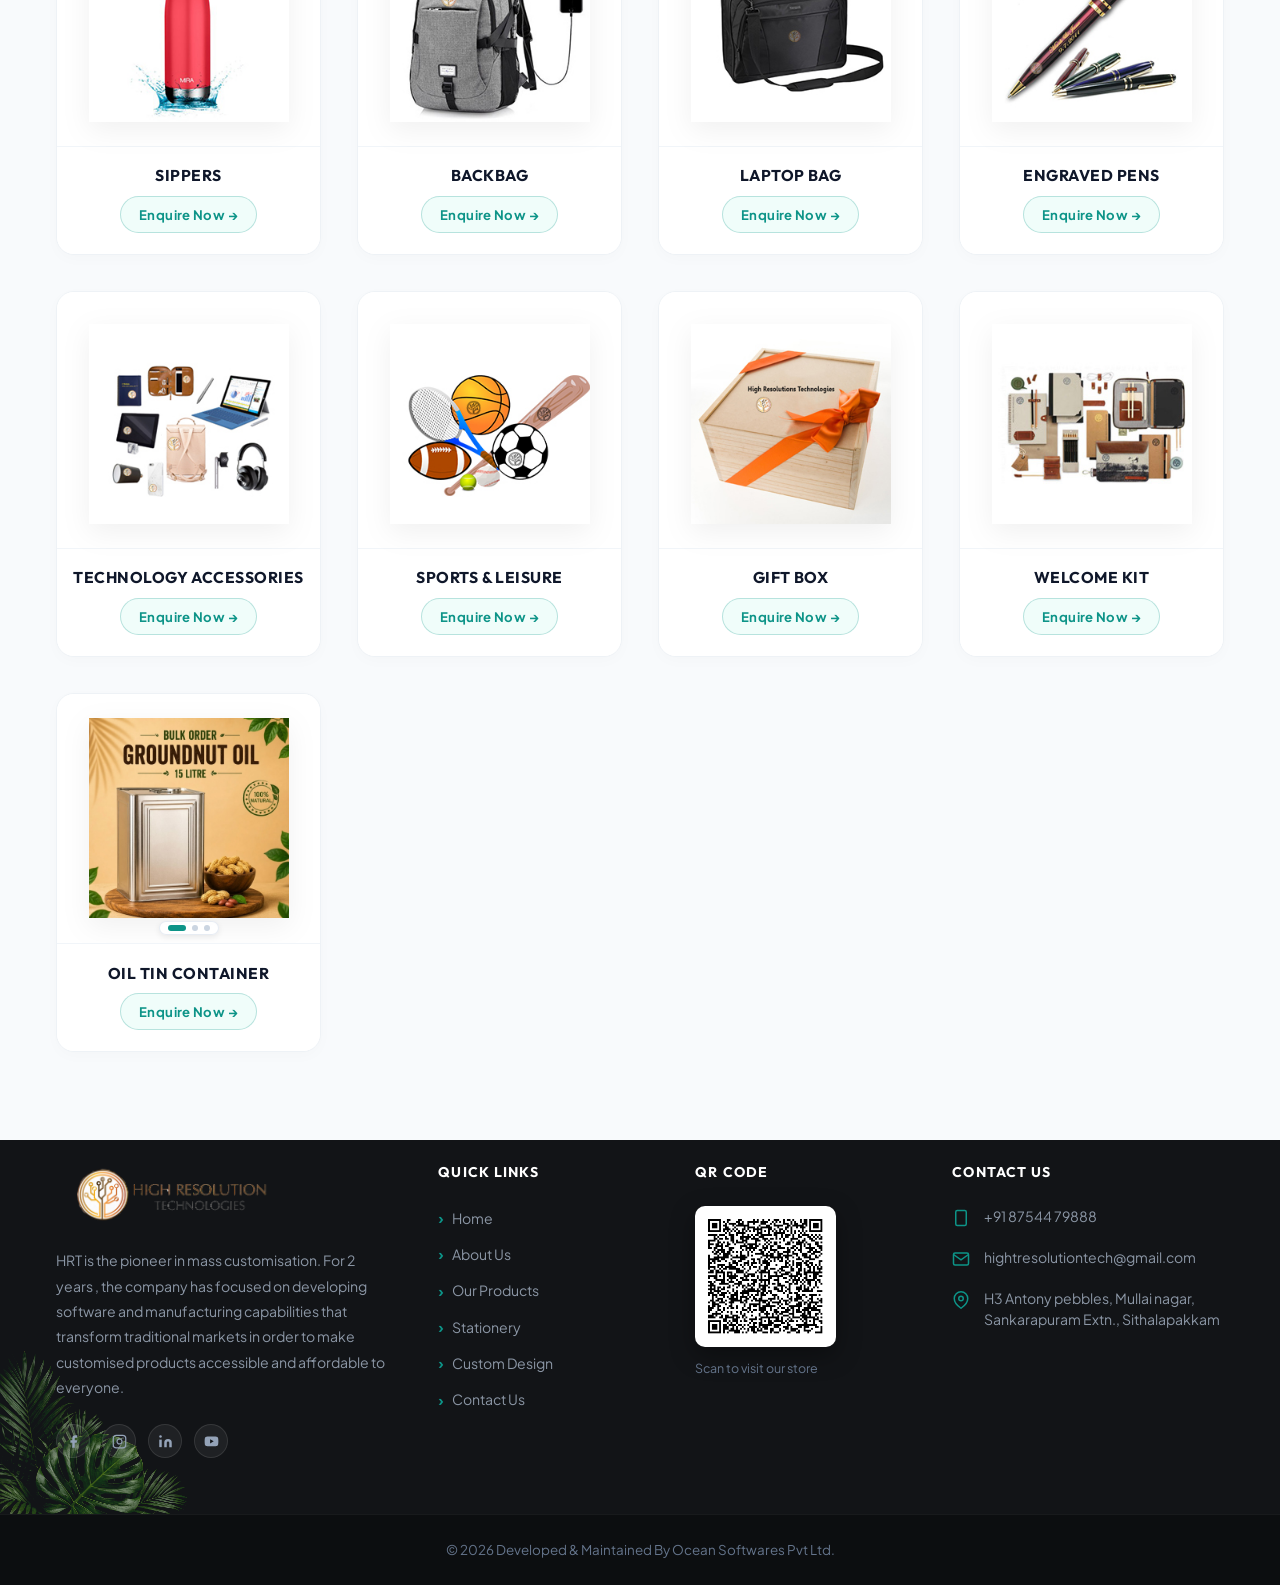
<file: shop.html>
<!DOCTYPE html>
<html lang="en">

<head>
  <meta charset="UTF-8">
  <meta name="viewport" content="width=device-width, initial-scale=1.0">
  <title>Our Products | High Resolution Technologies</title>
  <meta name="description"
    content="Explore our wide range of premium custom printed corporate merchandise, apparel, promotional gifts, laptop bags, power banks, engraved pens, and stationery.">

  <!-- Favicon -->
  <link rel="icon" type="image/png" href="images/logo/favicon.png">

  <!-- Core Stylesheets -->
  <link rel="stylesheet" href="css/style.css?v=11">
  <link rel="stylesheet" href="css/header.css?v=12">
  <link rel="stylesheet" href="css/footer.css?v=11">
  <link rel="stylesheet" href="css/shop.css?v=11">
  <link rel="stylesheet" href="css/enquiry-modal.css?v=11">
  <link rel="stylesheet" href="css/responsive.css?v=11">
</head>

<body>

  <!-- Site Header -->
  <header class="site-header">
    <div class="container">
      <div class="header-wrapper">
        <a href="index.html" class="brand-logo" title="High Resolution Technologies">
          <img src="images/logo/logo.png" alt="High Resolution Technologies" class="logo-img">
        </a>

        <nav class="nav-menu" id="navMenu">
          <a href="index.html" class="nav-link">Home</a>
          <a href="about.html" class="nav-link">About Us</a>
          <a href="shop.html" class="nav-link active">Our Products</a>
          <a href="stationery.html" class="nav-link">Stationery</a>
          <a href="custom-design.html" class="nav-link">Custom Design</a>
          <a href="contact.html" class="nav-link">Contact Us</a>
        </nav>

        <div class="header-icons">
          <button class="mobile-toggle" id="mobileMenuBtn" aria-label="Toggle navigation menu">
            <svg width="24" height="24" viewBox="0 0 24 24" fill="none" stroke="currentColor" stroke-width="2">
              <line x1="3" y1="12" x2="21" y2="12"></line>
              <line x1="3" y1="6" x2="21" y2="6"></line>
              <line x1="3" y1="18" x2="21" y2="18"></line>
            </svg>
          </button>
        </div>
      </div>
    </div>
  </header>

  <!-- 1. Hero Banner Section (Exact Match with Reference Design) -->
  <section class="shop-hero-section">
    <div class="container">
      <div class="shop-hero-grid">
        <!-- Hero Left Content -->
        <div>
          <span class="hero-eyebrow">PREMIUM QUALITY &bull; CUSTOM SOLUTIONS</span>
          <h1 class="hero-main-title">
            Our <span class="highlight">Products</span>
          </h1>
          <p class="hero-description">
            Explore our wide range of high-quality products designed for your brand, business and everyday needs.
          </p>

          <!-- 3 Feature Badges in Row -->
          <div class="hero-feature-badges">
            <div class="hero-feature-item">
              <div class="feature-icon-box">
                <svg width="20" height="20" viewBox="0 0 24 24" fill="none" stroke="#0d9488" stroke-width="2.2"
                  stroke-linecap="round" stroke-linejoin="round">
                  <path d="M12 22s8-4 8-10V5l-8-3-8 3v7c0 6 8 10 8 10z" />
                </svg>
              </div>
              <div>
                <span class="feature-title">Premium</span>
                <span class="feature-sub">Quality</span>
              </div>
            </div>

            <div class="hero-feature-item">
              <div class="feature-icon-box">
                <svg width="20" height="20" viewBox="0 0 24 24" fill="none" stroke="#0d9488" stroke-width="2.2"
                  stroke-linecap="round" stroke-linejoin="round">
                  <path d="M20.59 13.41l-7.17 7.17a2 2 0 0 1-2.83 0L2 12V2h10l8.59 8.59a2 2 0 0 1 0 2.82z" />
                  <line x1="7" y1="7" x2="7.01" y2="7" />
                </svg>
              </div>
              <div>
                <span class="feature-title">Custom</span>
                <span class="feature-sub">Branding</span>
              </div>
            </div>

            <div class="hero-feature-item">
              <div class="feature-icon-box">
                <svg width="20" height="20" viewBox="0 0 24 24" fill="none" stroke="#0d9488" stroke-width="2.2"
                  stroke-linecap="round" stroke-linejoin="round">
                  <rect x="2" y="7" width="20" height="14" rx="2" ry="2" />
                  <path d="M16 21V5a2 2 0 0 0-2-2h-4a2 2 0 0 0-2 2v16" />
                </svg>
              </div>
              <div>
                <span class="feature-title">Bulk Orders</span>
                <span class="feature-sub">Available</span>
              </div>
            </div>
          </div>
        </div>

        <!-- Hero Right Commercial Photography Display -->
        <div class="shop-hero-img-box">
          <img src="images/banners/shop-hero-banner.jpg"
            alt="High Resolution Technologies Corporate Merchandise Flatlay" class="shop-hero-img">
        </div>
      </div>
    </div>
  </section>

  <!-- 2. Main Shop Container -->
  <main class="container">
    <!-- Toolbar: Breadcrumbs & Search/Sort Controls -->
    <div class="shop-toolbar">
      <!-- <div class="shop-breadcrumbs">
        <a href="index.html">Home</a> &nbsp;&gt;&nbsp; <span>Our Products</span>
      </div> -->

      <div class="shop-toolbar-controls">
        <!-- Live Search Bar -->
        <div class="shop-search-bar">
          <svg width="18" height="18" viewBox="0 0 24 24" fill="none" stroke="#94a3b8" stroke-width="2"
            stroke-linecap="round" stroke-linejoin="round">
            <circle cx="11" cy="11" r="8" />
            <line x1="21" y1="21" x2="16.65" y2="16.65" />
          </svg>
          <input type="text" id="shopProductSearch" placeholder="Search products..." aria-label="Search products">
        </div>

        <!-- Sort Select -->

      </div>
    </div>

    <!-- 3. All 17 Products Modern Grid (Direct Enquiry Modal Trigger) -->
    <div class="modern-products-grid" id="productsGrid">
      <!-- Product 0: Polo T-Shirts -->
      <article class="modern-product-card shop-product-card" data-name="POLO T-SHIRTS" data-img="images/Shirt1.png"
        title="Click to enquire for POLO T-SHIRTS">
        <div class="card-image-box">
          <img src="images/Shirt1.png" alt="POLO T-SHIRTS" class="card-img" onerror="this.src='images/Shirt1.png'">
        </div>
        <div class="card-body">
          <h2 class="card-title">POLO T-SHIRTS</h2>
          <div class="card-enquiry-wrap">
            <span class="card-enquiry-badge">Enquire Now &rarr;</span>
          </div>
        </div>
      </article>

      <!-- Product 1: Shirts -->
      <article class="modern-product-card shop-product-card" data-name="SHIRTS" data-img="images/blue shirt.png"
        title="Click to enquire for SHIRTS">
        <div class="card-image-box">
          <img src="images/blue shirt.png" alt="SHIRTS" class="card-img" onerror="this.src='images/Shirt1.png'">
        </div>
        <div class="card-body">
          <h2 class="card-title">SHIRTS</h2>
          <div class="card-enquiry-wrap">
            <span class="card-enquiry-badge">Enquire Now &rarr;</span>
          </div>
        </div>
      </article>

      <!-- Product 2: Key Chains -->
      <article class="modern-product-card shop-product-card" data-name="KEY CHAINS" data-img="images/key chain.png"
        title="Click to enquire for KEY CHAINS">
        <div class="card-image-box">
          <img src="images/key chain.png" alt="KEY CHAINS" class="card-img">
        </div>
        <div class="card-body">
          <h2 class="card-title">KEY CHAINS</h2>
          <div class="card-enquiry-wrap">
            <span class="card-enquiry-badge">Enquire Now &rarr;</span>
          </div>
        </div>
      </article>

      <!-- Product 3: Card Holder -->
      <article class="modern-product-card shop-product-card" data-name="CARD HOLDER" data-img="images/wallet.png"
        title="Click to enquire for CARD HOLDER">
        <div class="card-image-box">
          <img src="images/wallet.png" alt="CARD HOLDER" class="card-img">
        </div>
        <div class="card-body">
          <h2 class="card-title">CARD HOLDER</h2>
          <div class="card-enquiry-wrap">
            <span class="card-enquiry-badge">Enquire Now &rarr;</span>
          </div>
        </div>
      </article>

      <!-- Product 4: Pen Drive -->
      <article class="modern-product-card shop-product-card" data-name="PEN DRIVE" data-img="images/pendrive.png"
        title="Click to enquire for PEN DRIVE">
        <div class="card-image-box">
          <img src="images/pendrive.png" alt="PEN DRIVE" class="card-img">
        </div>
        <div class="card-body">
          <h2 class="card-title">PEN DRIVE</h2>
          <div class="card-enquiry-wrap">
            <span class="card-enquiry-badge">Enquire Now &rarr;</span>
          </div>
        </div>
      </article>

      <!-- Product 5: Power Bank -->
      <article class="modern-product-card shop-product-card" data-name="POWER BANK" data-img="images/powerbank.png"
        title="Click to enquire for POWER BANK">
        <div class="card-image-box">
          <img src="images/powerbank.png" alt="POWER BANK" class="card-img">
        </div>
        <div class="card-body">
          <h2 class="card-title">POWER BANK</h2>
          <div class="card-enquiry-wrap">
            <span class="card-enquiry-badge">Enquire Now &rarr;</span>
          </div>
        </div>
      </article>

      <!-- Product 6: Umbrella -->
      <article class="modern-product-card shop-product-card" data-name="UMBRELLA" data-img="images/Umbrella.png"
        title="Click to enquire for UMBRELLA">
        <div class="card-image-box">
          <img src="images/Umbrella.png" alt="UMBRELLA" class="card-img">
        </div>
        <div class="card-body">
          <h2 class="card-title">UMBRELLA</h2>
          <div class="card-enquiry-wrap">
            <span class="card-enquiry-badge">Enquire Now &rarr;</span>
          </div>
        </div>
      </article>

      <!-- Product 7: Lunch Boxes -->
      <article class="modern-product-card shop-product-card" data-name="LUNCH BOXES" data-img="images/box.png"
        title="Click to enquire for LUNCH BOXES">
        <div class="card-image-box">
          <img src="images/box.png" alt="LUNCH BOXES" class="card-img">
        </div>
        <div class="card-body">
          <h2 class="card-title">LUNCH BOXES</h2>
          <div class="card-enquiry-wrap">
            <span class="card-enquiry-badge">Enquire Now &rarr;</span>
          </div>
        </div>
      </article>

      <!-- Product 8: Sippers -->
      <article class="modern-product-card shop-product-card" data-name="SIPPERS" data-img="images/waterbottle.png"
        title="Click to enquire for SIPPERS">
        <div class="card-image-box">
          <img src="images/waterbottle.png" alt="SIPPERS" class="card-img">
        </div>
        <div class="card-body">
          <h2 class="card-title">SIPPERS</h2>
          <div class="card-enquiry-wrap">
            <span class="card-enquiry-badge">Enquire Now &rarr;</span>
          </div>
        </div>
      </article>

      <!-- Product 9: Backbag -->
      <article class="modern-product-card shop-product-card" data-name="BACKBAG" data-img="images/bag.png"
        title="Click to enquire for BACKBAG">
        <div class="card-image-box">
          <img src="images/bag.png" alt="BACKBAG" class="card-img">
        </div>
        <div class="card-body">
          <h2 class="card-title">BACKBAG</h2>
          <div class="card-enquiry-wrap">
            <span class="card-enquiry-badge">Enquire Now &rarr;</span>
          </div>
        </div>
      </article>

      <!-- Product 10: Laptop Bag -->
      <article class="modern-product-card shop-product-card" data-name="LAPTOP BAG" data-img="images/bag2.png"
        title="Click to enquire for LAPTOP BAG">
        <div class="card-image-box">
          <img src="images/bag2.png" alt="LAPTOP BAG" class="card-img">
        </div>
        <div class="card-body">
          <h2 class="card-title">LAPTOP BAG</h2>
          <div class="card-enquiry-wrap">
            <span class="card-enquiry-badge">Enquire Now &rarr;</span>
          </div>
        </div>
      </article>

      <!-- Product 11: Engraved Pens -->
      <article class="modern-product-card shop-product-card" data-name="ENGRAVED PENS" data-img="images/pen1.png"
        title="Click to enquire for ENGRAVED PENS">
        <div class="card-image-box">
          <img src="images/pen1.png" alt="ENGRAVED PENS" class="card-img">
        </div>
        <div class="card-body">
          <h2 class="card-title">ENGRAVED PENS</h2>
          <div class="card-enquiry-wrap">
            <span class="card-enquiry-badge">Enquire Now &rarr;</span>
          </div>
        </div>
      </article>

      <!-- Product 12: Technology Accessories -->
      <article class="modern-product-card shop-product-card" data-name="TECHNOLOGY ACCESSORIES"
        data-img="images/accessories.png" title="Click to enquire for TECHNOLOGY ACCESSORIES">
        <div class="card-image-box">
          <img src="images/accessories.png" alt="TECHNOLOGY ACCESSORIES" class="card-img">
        </div>
        <div class="card-body">
          <h2 class="card-title">TECHNOLOGY ACCESSORIES</h2>
          <div class="card-enquiry-wrap">
            <span class="card-enquiry-badge">Enquire Now &rarr;</span>
          </div>
        </div>
      </article>

      <!-- Product 13: Sports & Leisure -->
      <article class="modern-product-card shop-product-card" data-name="SPORTS & LEISURE" data-img="images/sports.png"
        title="Click to enquire for SPORTS & LEISURE">
        <div class="card-image-box">
          <img src="images/sports.png" alt="SPORTS & LEISURE" class="card-img">
        </div>
        <div class="card-body">
          <h2 class="card-title">SPORTS &amp; LEISURE</h2>
          <div class="card-enquiry-wrap">
            <span class="card-enquiry-badge">Enquire Now &rarr;</span>
          </div>
        </div>
      </article>

      <!-- Product 14: Gift Box -->
      <article class="modern-product-card shop-product-card" data-name="GIFT BOX" data-img="images/giftbox.png"
        title="Click to enquire for GIFT BOX">
        <div class="card-image-box">
          <img src="images/giftbox.png" alt="GIFT BOX" class="card-img">
        </div>
        <div class="card-body">
          <h2 class="card-title">GIFT BOX</h2>
          <div class="card-enquiry-wrap">
            <span class="card-enquiry-badge">Enquire Now &rarr;</span>
          </div>
        </div>
      </article>

      <!-- Product 15: Welcome Kit -->
      <article class="modern-product-card shop-product-card" data-name="WELCOME KIT" data-img="images/Welcomkit.png"
        title="Click to enquire for WELCOME KIT">
        <div class="card-image-box">
          <img src="images/Welcomkit.png" alt="WELCOME KIT" class="card-img">
        </div>
        <div class="card-body">
          <h2 class="card-title">WELCOME KIT</h2>
          <div class="card-enquiry-wrap">
            <span class="card-enquiry-badge">Enquire Now &rarr;</span>
          </div>
        </div>
      </article>

      <!-- Product 16: Ground nut oil -->
      <article class="modern-product-card shop-product-card" data-name="Oil Tin Container"
        data-img="images/products/groundnut-oil-1.png" title="Click to enquire for Oil Tin Container">
        <div class="card-image-box card-slider-box" data-auto-slide="true">
          <div class="card-slider-track">
            <div class="card-slider-slide">
              <img src="images/products/Groundnut oil.png" alt="Oil Tin Container" class="card-img">
            </div>
            <div class="card-slider-slide">
              <img src="images/products/Groundnut oil1.png" alt="Oil Tin Container - View 2" class="card-img">
            </div>
            <div class="card-slider-slide">
              <img src="images/products/Groundnut oil2.png" alt="Oil Tin Container - View 3" class="card-img">
            </div>
          </div>
          <!-- Auto-scroll Image Indicators -->
          <div class="card-slider-dots" aria-label="Image indicators">
            <button type="button" class="card-slider-dot active" data-index="0" aria-label="Image 1"></button>
            <button type="button" class="card-slider-dot" data-index="1" aria-label="Image 2"></button>
            <button type="button" class="card-slider-dot" data-index="2" aria-label="Image 3"></button>
          </div>
        </div>
        <div class="card-body">
          <h2 class="card-title">Oil Tin Container</h2>
          <div class="card-enquiry-wrap">
            <span class="card-enquiry-badge">Enquire Now &rarr;</span>
          </div>
        </div>
      </article>

    </div>
  </main>

  <!-- Site Footer -->
  <footer class="site-footer">
    <!-- Botanical Leaf Accent (Bottom-Left as in design) -->
    <div class="footer-leaf-accent" aria-hidden="true">
      <img src="images/footer-leaves.jpg" alt="Botanical leaf accent" class="footer-leaf-img"
        onerror="this.style.display='none'">
    </div>

    <div class="container footer-content-wrap">
      <div class="footer-grid">
        <!-- Col 1: Brand & About -->
        <div class="footer-col">
          <a href="index.html" class="footer-brand" title="High Resolution Technologies">
            <img src="images/logo/logo.png" alt="High Resolution Technologies" class="footer-brand-logo">
          </a>
          <p>
            HRT is the pioneer in mass customisation. For 2 years , the company has focused on developing software and
            manufacturing capabilities that transform traditional markets in order to make customised products
            accessible and affordable to everyone. </p>
          <!-- Social Media Links -->
          <div class="footer-social-links">
            <a href="#" class="footer-social-btn" aria-label="Facebook" title="Facebook">
              <svg width="15" height="15" viewBox="0 0 24 24" fill="currentColor">
                <path d="M18 2h-3a5 5 0 0 0-5 5v3H7v4h3v8h4v-8h3l1-4h-4V7a1 1 0 0 1 1-1h3z" />
              </svg>
            </a>
            <a href="#" class="footer-social-btn" aria-label="Instagram" title="Instagram">
              <svg width="15" height="15" viewBox="0 0 24 24" fill="none" stroke="currentColor" stroke-width="2"
                stroke-linecap="round" stroke-linejoin="round">
                <rect x="2" y="2" width="20" height="20" rx="5" ry="5" />
                <path d="M16 11.37A4 4 0 1 1 12.63 8 4 4 0 0 1 16 11.37z" />
                <line x1="17.5" y1="6.5" x2="17.51" y2="6.5" />
              </svg>
            </a>
            <a href="#" class="footer-social-btn" aria-label="LinkedIn" title="LinkedIn">
              <svg width="15" height="15" viewBox="0 0 24 24" fill="currentColor">
                <path d="M16 8a6 6 0 0 1 6 6v7h-4v-7a2 2 0 0 0-2-2 2 2 0 0 0-2 2v7h-4v-7a6 6 0 0 1 6-6z" />
                <rect x="2" y="9" width="4" height="12" />
                <circle cx="4" cy="4" r="2" />
              </svg>
            </a>
            <a href="#" class="footer-social-btn" aria-label="YouTube" title="YouTube">
              <svg width="15" height="15" viewBox="0 0 24 24" fill="currentColor">
                <path
                  d="M22.54 6.42a2.78 2.78 0 0 0-1.94-2C18.88 4 12 4 12 4s-6.88 0-8.6.46a2.78 2.78 0 0 0-1.94 2A29 29 0 0 0 1 11.75a29 29 0 0 0 .46 5.33A2.78 2.78 0 0 0 3.4 19c1.72.46 8.6.46 8.6.46s6.88 0 8.6-.46a2.78 2.78 0 0 0 1.94-2 29 29 0 0 0 .46-5.25 29 29 0 0 0-.46-5.33z" />
                <polygon points="9.75 15.02 15.5 11.75 9.75 8.48 9.75 15.02" fill="#121417" />
              </svg>
            </a>
          </div>
        </div>

        <!-- Col 2: Quick Links -->
        <div class="footer-col">
          <h4>Quick Links</h4>
          <ul class="footer-links">
            <li><a href="index.html"><span class="chevron">&#8250;</span> Home</a></li>
            <li><a href="about.html"><span class="chevron">&#8250;</span> About Us</a></li>
            <li><a href="shop.html"><span class="chevron">&#8250;</span> Our Products</a></li>
            <li><a href="stationery.html"><span class="chevron">&#8250;</span> Stationery</a></li>
            <li><a href="custom-design.html"><span class="chevron">&#8250;</span> Custom Design</a></li>
            <li><a href="contact.html"><span class="chevron">&#8250;</span> Contact Us</a></li>
          </ul>
        </div>

        <!-- Col 3: QR Code -->
        <div class="footer-col">
          <h4>QR Code</h4>
          <div class="footer-qr-container">
            <div class="footer-qr-wrap">
              <img src="images/icons/qr-code.png" alt="High Resolution Technologies QR Code" class="footer-qr-img"
                onerror="this.src='images/qr-code.png'">
            </div>
            <span class="footer-qr-subtext">Scan to visit our store</span>
          </div>
        </div>

        <!-- Col 4: Contact Us -->
        <div class="footer-col">
          <h4>Contact Us</h4>
          <div class="footer-contact-list">
            <div class="footer-contact-item">
              <svg class="footer-contact-icon" viewBox="0 0 24 24" fill="none" stroke="currentColor" stroke-width="2">
                <rect x="5" y="2" width="14" height="20" rx="2" ry="2" />
                <line x1="12" y1="18" x2="12.01" y2="18" />
              </svg>
              <span>+91 87544 79888</span>
            </div>
            <div class="footer-contact-item">
              <svg class="footer-contact-icon" viewBox="0 0 24 24" fill="none" stroke="currentColor" stroke-width="2">
                <path d="M4 4h16c1.1 0 2 .9 2 2v12c0 1.1-.9 2-2 2H4c-1.1 0-2-.9-2-2V6c0-1.1.9-2 2-2z" />
                <polyline points="22,6 12,13 2,6" />
              </svg>
              <a href="mailto:hightresolutiontech@gmail.com">hightresolutiontech@gmail.com</a>
            </div>
            <div class="footer-contact-item">
              <svg class="footer-contact-icon" viewBox="0 0 24 24" fill="none" stroke="currentColor" stroke-width="2">
                <path d="M21 10c0 7-9 13-9 13s-9-6-9-13a9 9 0 0 1 18 0z" />
                <circle cx="12" cy="10" r="3" />
              </svg>
              <span>H3 Antony pebbles, Mullai nagar,<br>Sankarapuram Extn., Sithalapakkam</span>
            </div>
          </div>
        </div>
      </div>
    </div>

    <!-- Bottom Copyright Bar -->
    <div class="footer-bottom">
      <div class="container footer-bottom-inner">
        <p>&copy; 2026 Developed & Maintained By <a href="https://oceansoftwares.com" target="_blank" rel="noopener noreferrer">Ocean Softwares Pvt Ltd.</a></p>

      </div>
    </div>
  </footer>

  <!-- Core JavaScript Files -->
  <script>
    // Redirect legacy cat=custom parameter to custom-design.html
    if (window.location.search.includes('cat=custom')) {
      window.location.replace('custom-design.html');
    }
  </script>
  <script src="js/main.js"></script>
  <script src="js/enquiry-modal.js"></script>

  <!-- Client-side Search Filter Script -->
  <script>
    // Redirect ?cat=stationery to stationery.html
    if (window.location.search.includes('cat=stationery')) {
      window.location.replace('stationery.html');
    }

    document.addEventListener('DOMContentLoaded', () => {
      const searchInput = document.getElementById('shopProductSearch');
      const grid = document.getElementById('productsGrid');
      const cards = Array.from(grid?.querySelectorAll('.modern-product-card') || []);

      // Live Instant Search Filter by Product Name
      if (searchInput) {
        searchInput.addEventListener('input', (e) => {
          const query = e.target.value.toLowerCase().trim();
          cards.forEach((card) => {
            const name = ((card.dataset.name || '') + ' ' + (card.querySelector('.card-title')?.textContent || '')).toLowerCase();
            if (name.includes(query)) {
              card.style.display = 'flex';
            } else {
              card.style.display = 'none';
            }
          });
        });
      }

      // Auto-scroll product card image sliders
      initCardSliders();
    });

    function initCardSliders() {
      const sliderBoxes = document.querySelectorAll('.card-slider-box');
      sliderBoxes.forEach((box) => {
        const track = box.querySelector('.card-slider-track');
        const slides = box.querySelectorAll('.card-slider-slide');
        const dots = box.querySelectorAll('.card-slider-dot');
        if (!track || slides.length <= 1) return;

        let currentIndex = 0;
        const totalSlides = slides.length;
        let autoTimer = null;

        function goToSlide(index) {
          currentIndex = (index + totalSlides) % totalSlides;
          track.style.transform = `translateX(-${currentIndex * 100}%)`;
          dots.forEach((dot, i) => {
            dot.classList.toggle('active', i === currentIndex);
          });
        }

        function startAuto() {
          stopAuto();
          autoTimer = setInterval(() => {
            goToSlide(currentIndex + 1);
          }, 2600); // Auto-scroll interval (2.6 seconds)
        }

        function stopAuto() {
          if (autoTimer) {
            clearInterval(autoTimer);
            autoTimer = null;
          }
        }

        // Dot navigation
        dots.forEach((dot, idx) => {
          dot.addEventListener('click', (e) => {
            e.preventDefault();
            e.stopPropagation();
            goToSlide(idx);
            startAuto();
          });
        });

        // Pause on hover
        box.addEventListener('mouseenter', stopAuto);
        box.addEventListener('mouseleave', startAuto);

        // Mobile touch swipe support
        let touchStartX = 0;
        let touchEndX = 0;
        box.addEventListener('touchstart', (e) => {
          stopAuto();
          touchStartX = e.changedTouches[0].screenX;
        }, { passive: true });

        box.addEventListener('touchend', (e) => {
          touchEndX = e.changedTouches[0].screenX;
          const diff = touchStartX - touchEndX;
          if (Math.abs(diff) > 35) {
            if (diff > 0) {
              goToSlide(currentIndex + 1);
            } else {
              goToSlide(currentIndex - 1);
            }
          }
          startAuto();
        }, { passive: true });

        // Start auto-scroll
        startAuto();
      });
    }
  </script>
</body>

</html>
</file>
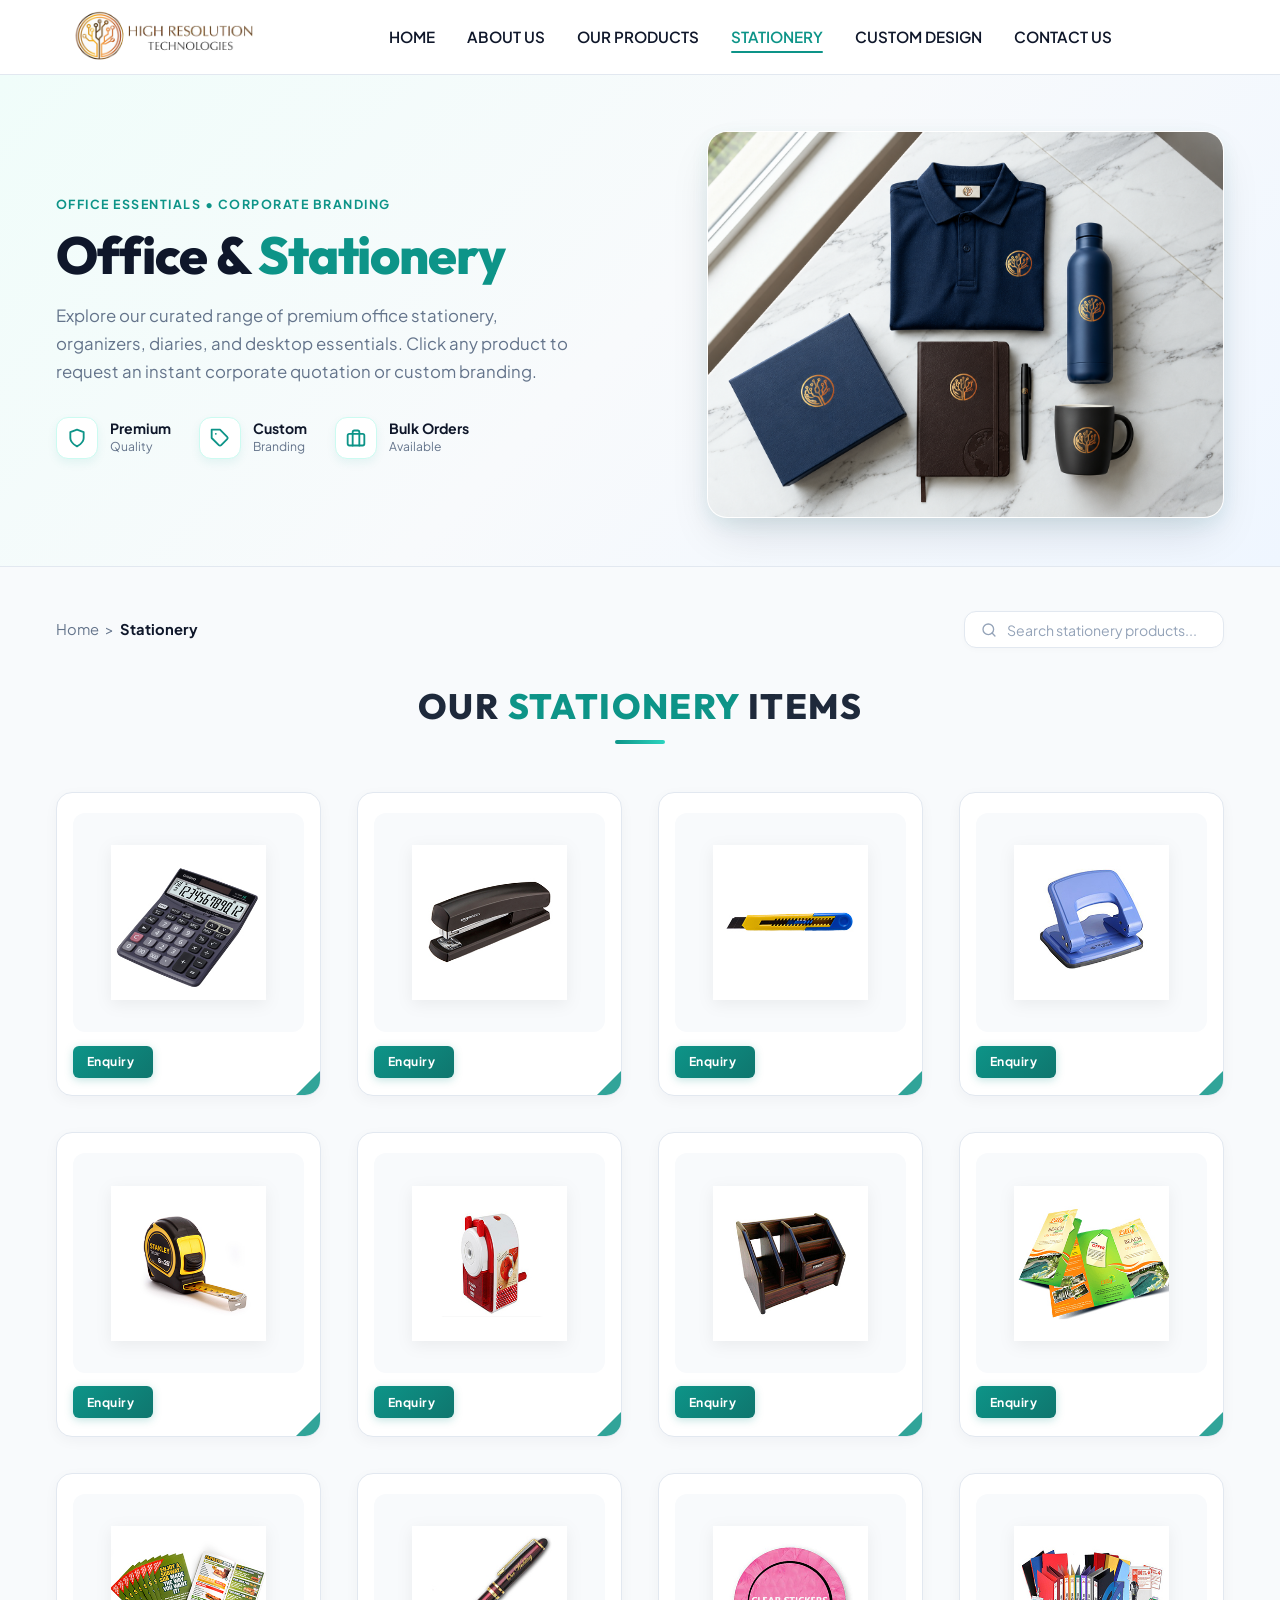
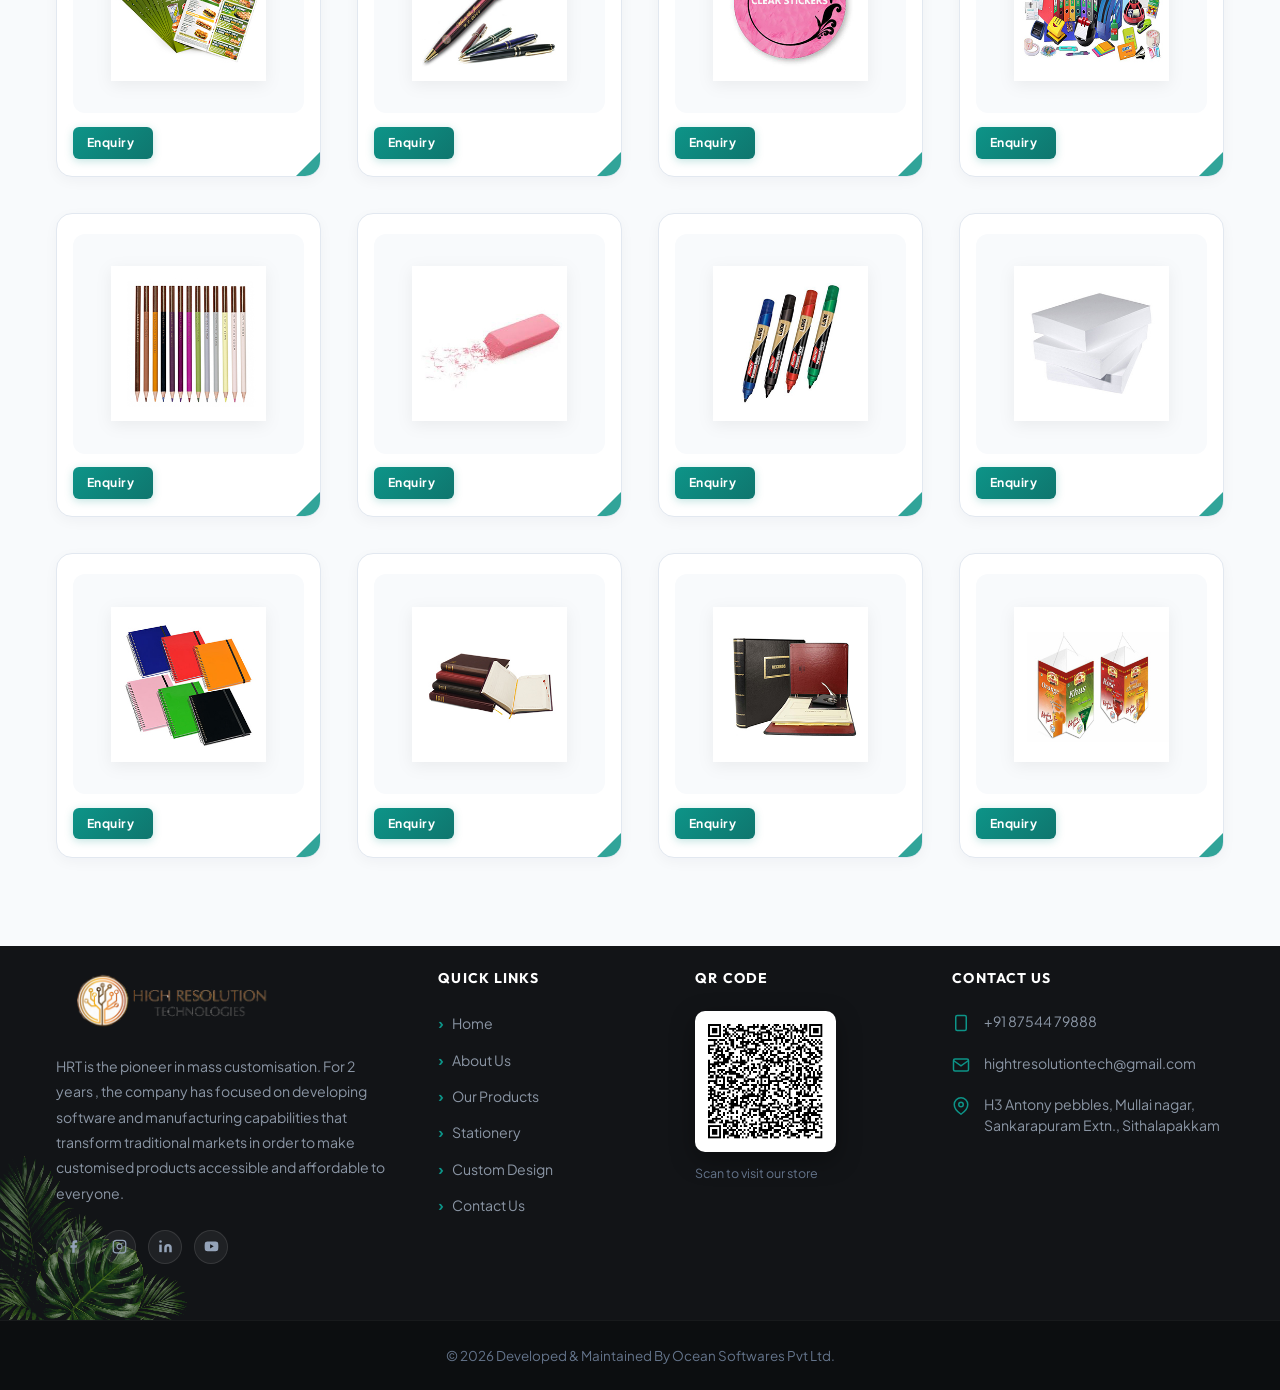
<file: stationery.html>
<!DOCTYPE html>
<html lang="en">

<head>
  <meta charset="UTF-8">
  <meta name="viewport" content="width=device-width, initial-scale=1.0">
  <title>Stationery Products | High Resolution Technologies</title>
  <meta name="description"
    content="Explore our wide range of premium custom printed corporate stationery, desk accessories, calculators, staplers, diaries, note pads, pens, and promotional supplies.">

  <!-- Favicon -->
  <link rel="icon" type="image/png" href="images/logo/favicon.png">

  <!-- Core Google Fonts -->
  <link rel="preconnect" href="https://fonts.googleapis.com">
  <link rel="preconnect" href="https://fonts.gstatic.com" crossorigin>
  <link
    href="https://fonts.googleapis.com/css2?family=Plus+Jakarta+Sans:wght@400;500;600;700;800&family=Outfit:wght@400;500;600;700;800&display=swap"
    rel="stylesheet">

  <!-- CSS Stylesheets -->
  <link rel="stylesheet" href="css/style.css?v=11">
  <link rel="stylesheet" href="css/header.css?v=12">
  <link rel="stylesheet" href="css/footer.css?v=11">
  <link rel="stylesheet" href="css/shop.css?v=11">
  <link rel="stylesheet" href="css/enquiry-modal.css?v=11">
  <link rel="stylesheet" href="css/responsive.css?v=11">
</head>

<body>

  <!-- Site Header -->
  <header class="site-header">
    <div class="container">
      <div class="header-wrapper">
        <a href="index.html" class="brand-logo" title="High Resolution Technologies">
          <img src="images/logo/logo.png" alt="High Resolution Technologies" class="logo-img">
        </a>

        <nav class="nav-menu" id="navMenu">
          <a href="index.html" class="nav-link">Home</a>
          <a href="about.html" class="nav-link">About Us</a>
          <a href="shop.html" class="nav-link">Our Products</a>
          <a href="stationery.html" class="nav-link active">Stationery</a>
          <a href="custom-design.html" class="nav-link">Custom Design</a>
          <a href="contact.html" class="nav-link">Contact Us</a>
        </nav>

        <div class="header-icons">
          <button class="mobile-toggle" id="mobileMenuBtn" aria-label="Toggle navigation menu">
            <svg width="24" height="24" viewBox="0 0 24 24" fill="none" stroke="currentColor" stroke-width="2">
              <line x1="3" y1="12" x2="21" y2="12"></line>
              <line x1="3" y1="6" x2="21" y2="6"></line>
              <line x1="3" y1="18" x2="21" y2="18"></line>
            </svg>
          </button>
        </div>
      </div>
    </div>
  </header>

  <!-- 1. Hero Banner Section -->
  <section class="shop-hero-section">
    <div class="container">
      <div class="shop-hero-grid">
        <!-- Hero Left Content -->
        <div>
          <span class="hero-eyebrow">OFFICE ESSENTIALS &bull; CORPORATE BRANDING</span>
          <h1 class="hero-main-title">
            Office &amp; <span class="highlight">Stationery</span>
          </h1>
          <p class="hero-description">
            Explore our curated range of premium office stationery, organizers, diaries, and desktop essentials. Click
            any product to request an instant corporate quotation or custom branding.
          </p>

          <!-- 3 Feature Badges in Row -->
          <div class="hero-feature-badges">
            <div class="hero-feature-item">
              <div class="feature-icon-box">
                <svg width="20" height="20" viewBox="0 0 24 24" fill="none" stroke="#0d9488" stroke-width="2.2"
                  stroke-linecap="round" stroke-linejoin="round">
                  <path d="M12 22s8-4 8-10V5l-8-3-8 3v7c0 6 8 10 8 10z" />
                </svg>
              </div>
              <div>
                <span class="feature-title">Premium</span>
                <span class="feature-sub">Quality</span>
              </div>
            </div>

            <div class="hero-feature-item">
              <div class="feature-icon-box">
                <svg width="20" height="20" viewBox="0 0 24 24" fill="none" stroke="#0d9488" stroke-width="2.2"
                  stroke-linecap="round" stroke-linejoin="round">
                  <path d="M20.59 13.41l-7.17 7.17a2 2 0 0 1-2.83 0L2 12V2h10l8.59 8.59a2 2 0 0 1 0 2.82z" />
                  <line x1="7" y1="7" x2="7.01" y2="7" />
                </svg>
              </div>
              <div>
                <span class="feature-title">Custom</span>
                <span class="feature-sub">Branding</span>
              </div>
            </div>

            <div class="hero-feature-item">
              <div class="feature-icon-box">
                <svg width="20" height="20" viewBox="0 0 24 24" fill="none" stroke="#0d9488" stroke-width="2.2"
                  stroke-linecap="round" stroke-linejoin="round">
                  <rect x="2" y="7" width="20" height="14" rx="2" ry="2" />
                  <path d="M16 21V5a2 2 0 0 0-2-2h-4a2 2 0 0 0-2 2v16" />
                </svg>
              </div>
              <div>
                <span class="feature-title">Bulk Orders</span>
                <span class="feature-sub">Available</span>
              </div>
            </div>
          </div>
        </div>

        <!-- Hero Right Commercial Photography Display -->
        <div class="shop-hero-img-box">
          <img src="images/banners/shop-hero-banner.jpg" alt="Stationery & Office Supplies" class="shop-hero-img">
        </div>
      </div>
    </div>
  </section>

  <!-- 2. Main Shop Container -->
  <main class="container">
    <!-- Toolbar: Breadcrumbs & Search Controls -->
    <div class="shop-toolbar">
      <div class="shop-breadcrumbs">
        <a href="index.html">Home</a> &nbsp;&gt;&nbsp; <span>Stationery</span>
      </div>

      <div class="shop-toolbar-controls">
        <!-- Live Search Bar -->
        <div class="shop-search-bar">
          <svg width="18" height="18" viewBox="0 0 24 24" fill="none" stroke="#94a3b8" stroke-width="2"
            stroke-linecap="round" stroke-linejoin="round">
            <circle cx="11" cy="11" r="8" />
            <line x1="21" y1="21" x2="16.65" y2="16.65" />
          </svg>
          <input type="text" id="shopProductSearch" placeholder="Search stationery products..."
            aria-label="Search stationery products">
        </div>
      </div>
    </div>

    <!-- Heading: OUR STATIONERY ITEMS (Matching user reference image) -->
    <div class="stationery-section-title-wrap">
      <h2 class="stationery-section-title">OUR <span>STATIONERY</span> ITEMS</h2>
      <div class="stationery-title-line"></div>
    </div>

    <!-- 3. All 20 Stationery Products Grid (Exact 5x4 Order from Reference Image) -->
    <div class="modern-products-grid" id="productsGrid">

      <!-- Row 1, Col 1: Calculator -->
      <article class="modern-product-card stationery-product-card" data-name="CALCULATOR"
        data-img="images/Stationery/Calculator.png" title="Click to enquire for Calculator">
        <div class="stationery-card-image-stage">
          <img src="images/Stationery/Calculator.png" alt="CALCULATOR" class="stationery-card-img"
            onerror="this.src='images/products/calculater.png'">
        </div>
        <div class="stationery-card-footer">
          <span class="stationery-enquiry-badge">Enquiry</span>
        </div>
        <span class="stationery-corner-triangle"></span>
      </article>

      <!-- Row 1, Col 2: Stapler -->
      <article class="modern-product-card stationery-product-card" data-name="STAPLER"
        data-img="images/Stationery/Stapler.png" title="Click to enquire for Stapler">
        <div class="stationery-card-image-stage">
          <img src="images/Stationery/Stapler.png" alt="STAPLER" class="stationery-card-img">
        </div>
        <div class="stationery-card-footer">
          <span class="stationery-enquiry-badge">Enquiry</span>
        </div>
        <span class="stationery-corner-triangle"></span>
      </article>

      <!-- Row 1, Col 3: Knife -->
      <article class="modern-product-card stationery-product-card" data-name="KNIFE"
        data-img="images/Stationery/Knife.png" title="Click to enquire for Knife">
        <div class="stationery-card-image-stage">
          <img src="images/Stationery/Knife.png" alt="KNIFE" class="stationery-card-img">
        </div>
        <div class="stationery-card-footer">
          <span class="stationery-enquiry-badge">Enquiry</span>
        </div>
        <span class="stationery-corner-triangle"></span>
      </article>

      <!-- Row 1, Col 4: Paper Punch -->
      <article class="modern-product-card stationery-product-card" data-name="PAPER PUNCH"
        data-img="images/Stationery/Paper punch.png" title="Click to enquire for Paper punch">
        <div class="stationery-card-image-stage">
          <img src="images/Stationery/Paper punch.png" alt="PAPER PUNCH" class="stationery-card-img">
        </div>
        <div class="stationery-card-footer">
          <span class="stationery-enquiry-badge">Enquiry</span>
        </div>
        <span class="stationery-corner-triangle"></span>
      </article>

      <!-- Row 2, Col 1: Tape Meter -->
      <article class="modern-product-card stationery-product-card" data-name="TAPE METER"
        data-img="images/Stationery/Tape Meter.png" title="Click to enquire for Tape Meter">
        <div class="stationery-card-image-stage">
          <img src="images/Stationery/Tape Meter.png" alt="TAPE METER" class="stationery-card-img">
        </div>
        <div class="stationery-card-footer">
          <span class="stationery-enquiry-badge">Enquiry</span>
        </div>
        <span class="stationery-corner-triangle"></span>
      </article>

      <!-- Row 2, Col 2: Sharpener -->
      <article class="modern-product-card stationery-product-card" data-name="SHARPENER"
        data-img="images/Stationery/Sharpener.png" title="Click to enquire for Sharpener">
        <div class="stationery-card-image-stage">
          <img src="images/Stationery/Sharpener.png" alt="SHARPENER" class="stationery-card-img">
        </div>
        <div class="stationery-card-footer">
          <span class="stationery-enquiry-badge">Enquiry</span>
        </div>
        <span class="stationery-corner-triangle"></span>
      </article>

      <!-- Row 2, Col 3: Pen Stand (Previously Missing Product Added!) -->
      <article class="modern-product-card stationery-product-card" data-name="PEN STAND"
        data-img="images/Stationery/Pen Stand.png" title="Click to enquire for Pen Stand">
        <div class="stationery-card-image-stage">
          <img src="images/Stationery/Pen Stand.png" alt="PEN STAND" class="stationery-card-img">
        </div>
        <div class="stationery-card-footer">
          <span class="stationery-enquiry-badge">Enquiry</span>
        </div>
        <span class="stationery-corner-triangle"></span>
      </article>

      <!-- Row 2, Col 4: Brochure -->
      <article class="modern-product-card stationery-product-card" data-name="BROCHURE"
        data-img="images/Stationery/Brouher.png" title="Click to enquire for Brochure">
        <div class="stationery-card-image-stage">
          <img src="images/Stationery/Brouher.png" alt="BROCHURE" class="stationery-card-img">
        </div>
        <div class="stationery-card-footer">
          <span class="stationery-enquiry-badge">Enquiry</span>
        </div>
        <span class="stationery-corner-triangle"></span>
      </article>

      <!-- Row 3, Col 1: Flyers (Previously Missing Product Added!) -->
      <article class="modern-product-card stationery-product-card" data-name="FLYERS"
        data-img="images/Stationery/Flyers.png" title="Click to enquire for Flyers">
        <div class="stationery-card-image-stage">
          <img src="images/Stationery/Flyers.png" alt="FLYERS" class="stationery-card-img">
        </div>
        <div class="stationery-card-footer">
          <span class="stationery-enquiry-badge">Enquiry</span>
        </div>
        <span class="stationery-corner-triangle"></span>
      </article>

      <!-- Row 3, Col 2: Pens -->
      <article class="modern-product-card stationery-product-card" data-name="PENS" data-img="images/pen1.png"
        title="Click to enquire for Pens">
        <div class="stationery-card-image-stage">
          <img src="images/pen1.png" alt="PENS" class="stationery-card-img">
        </div>
        <div class="stationery-card-footer">
          <span class="stationery-enquiry-badge">Enquiry</span>
        </div>
        <span class="stationery-corner-triangle"></span>
      </article>

      <!-- Row 3, Col 3: Personalized Stickers -->
      <article class="modern-product-card stationery-product-card" data-name="PERSONALIZED STICKERS"
        data-img="images/Stationery/personalized stickers.png" title="Click to enquire for Personalized Stickers">
        <div class="stationery-card-image-stage">
          <img src="images/Stationery/personalized stickers.png" alt="PERSONALIZED STICKERS"
            class="stationery-card-img">
        </div>
        <div class="stationery-card-footer">
          <span class="stationery-enquiry-badge">Enquiry</span>
        </div>
        <span class="stationery-corner-triangle"></span>
      </article>

      <!-- Row 3, Col 4: Other Stationery -->
      <article class="modern-product-card stationery-product-card" data-name="OTHER STATIONERIES"
        data-img="images/Stationery/other stationaries.png" title="Click to enquire for Other Stationeries">
        <div class="stationery-card-image-stage">
          <img src="images/Stationery/other stationaries.png" alt="OTHER STATIONERIES" class="stationery-card-img">
        </div>
        <div class="stationery-card-footer">
          <span class="stationery-enquiry-badge">Enquiry</span>
        </div>
        <span class="stationery-corner-triangle"></span>
      </article>

      <!-- Row 4, Col 1: Pencils (Previously Missing Product Added!) -->
      <article class="modern-product-card stationery-product-card" data-name="PENCILS"
        data-img="images/Stationery/pencil.png" title="Click to enquire for Pencils">
        <div class="stationery-card-image-stage">
          <img src="images/Stationery/pencil.png" alt="PENCILS" class="stationery-card-img">
        </div>
        <div class="stationery-card-footer">
          <span class="stationery-enquiry-badge">Enquiry</span>
        </div>
        <span class="stationery-corner-triangle"></span>
      </article>

      <!-- Row 4, Col 2: Eraser -->
      <article class="modern-product-card stationery-product-card" data-name="ERASER"
        data-img="images/Stationery/eraser.png" title="Click to enquire for Eraser">
        <div class="stationery-card-image-stage">
          <img src="images/Stationery/eraser.png" alt="ERASER" class="stationery-card-img">
        </div>
        <div class="stationery-card-footer">
          <span class="stationery-enquiry-badge">Enquiry</span>
        </div>
        <span class="stationery-corner-triangle"></span>
      </article>

      <!-- Row 4, Col 3: Marker -->
      <article class="modern-product-card stationery-product-card" data-name="MARKER"
        data-img="images/Stationery/Marker.png" title="Click to enquire for Marker">
        <div class="stationery-card-image-stage">
          <img src="images/Stationery/Marker.png" alt="MARKER" class="stationery-card-img">
        </div>
        <div class="stationery-card-footer">
          <span class="stationery-enquiry-badge">Enquiry</span>
        </div>
        <span class="stationery-corner-triangle"></span>
      </article>

      <!-- Row 4, Col 4: Sheets -->
      <article class="modern-product-card stationery-product-card" data-name="SHEETS"
        data-img="images/Stationery/sheets.png" title="Click to enquire for Sheets">
        <div class="stationery-card-image-stage">
          <img src="images/Stationery/sheets.png" alt="SHEETS" class="stationery-card-img">
        </div>
        <div class="stationery-card-footer">
          <span class="stationery-enquiry-badge">Enquiry</span>
        </div>
        <span class="stationery-corner-triangle"></span>
      </article>

      <!-- Row 5, Col 1: Note Pad -->
      <article class="modern-product-card stationery-product-card" data-name="NOTE PAD"
        data-img="images/Stationery/note.png" title="Click to enquire for Note Pad">
        <div class="stationery-card-image-stage">
          <img src="images/Stationery/note.png" alt="NOTE PAD" class="stationery-card-img">
        </div>
        <div class="stationery-card-footer">
          <span class="stationery-enquiry-badge">Enquiry</span>
        </div>
        <span class="stationery-corner-triangle"></span>
      </article>

      <!-- Row 5, Col 2: Diaries -->
      <article class="modern-product-card stationery-product-card" data-name="DIARIES"
        data-img="images/Stationery/Diaries.png" title="Click to enquire for Diaries">
        <div class="stationery-card-image-stage">
          <img src="images/Stationery/Diaries.png" alt="DIARIES" class="stationery-card-img">
        </div>
        <div class="stationery-card-footer">
          <span class="stationery-enquiry-badge">Enquiry</span>
        </div>
        <span class="stationery-corner-triangle"></span>
      </article>

      <!-- Row 5, Col 3: Record Book -->
      <article class="modern-product-card stationery-product-card" data-name="RECORD BOOK"
        data-img="images/Stationery/Record book.png" title="Click to enquire for Record Book">
        <div class="stationery-card-image-stage">
          <img src="images/Stationery/Record book.png" alt="RECORD BOOK" class="stationery-card-img">
        </div>
        <div class="stationery-card-footer">
          <span class="stationery-enquiry-badge">Enquiry</span>
        </div>
        <span class="stationery-corner-triangle"></span>
      </article>

      <!-- Row 5, Col 4: Danglers -->
      <article class="modern-product-card stationery-product-card" data-name="DANGLERS"
        data-img="images/Stationery/Danglers.png" title="Click to enquire for Danglers">
        <div class="stationery-card-image-stage">
          <img src="images/Stationery/Danglers.png" alt="DANGLERS" class="stationery-card-img">
        </div>
        <div class="stationery-card-footer">
          <span class="stationery-enquiry-badge">Enquiry</span>
        </div>
        <span class="stationery-corner-triangle"></span>
      </article>

    </div>
  </main>

  <!-- ==========================================================================
       ENQUIRY POPUP MODAL (Modernized from user reference design)
       ========================================================================== -->
  <div class="enquiry-modal-overlay" id="enquiryModalOverlay" role="dialog" aria-modal="true"
    aria-labelledby="enquiryProductTitle">
    <div class="enquiry-modal-box">
      <!-- Modal Header (Cyan theme matching reference) -->
      <div class="enquiry-modal-header">
        <div class="enquiry-modal-header-left">
          <h3 class="enquiry-modal-title">Enquiry For <span class="product-target"
              id="enquiryProductTitle">DIARIES</span></h3>
        </div>
        <button type="button" class="enquiry-modal-close" id="closeEnquiryModal" aria-label="Close dialog">
          <span>Close</span>
          <svg width="16" height="16" viewBox="0 0 24 24" fill="none" stroke="currentColor" stroke-width="2.5"
            stroke-linecap="round" stroke-linejoin="round">
            <line x1="18" y1="6" x2="6" y2="18"></line>
            <line x1="6" y1="6" x2="18" y2="18"></line>
          </svg>
        </button>
      </div>

      <!-- Modal Body -->
      <div class="enquiry-modal-body">

        <!-- Form View -->
        <div id="enquiryFormView">
          <!-- Product Preview Strip -->
          <div class="enquiry-product-preview-bar">
            <div class="enquiry-preview-thumb-box">
              <img id="enquiryPreviewImg" src="images/Stationery/Diaries.png" alt="Product Thumbnail">
            </div>
            <div class="enquiry-preview-details">
              <span class="enquiry-preview-label">Selected Item</span>
              <div class="enquiry-preview-name" id="enquiryPreviewName">DIARIES</div>
            </div>
          </div>

          <!-- Enquiry Form with strict validation + inline error messages -->
          <form class="enquiry-form" id="productEnquiryForm" novalidate>
            <input type="hidden" id="enquiryProductInput" name="product_name" value="DIARIES">

            <!-- First Name & Last Name (2-Column Grid) -->
            <div class="form-row-2col">
              <div class="form-group">
                <label for="enquiryFirstName" class="form-label">First Name <span class="req">*</span></label>
                <input type="text" id="enquiryFirstName" class="enquiry-input" placeholder="Enter your first name"
                  autocomplete="given-name" required>
                <span class="form-error-msg" id="errorFirstName">Please enter a valid name (letters only, min 2
                  chars)</span>
              </div>
              <div class="form-group">
                <label for="enquiryLastName" class="form-label">Last Name</label>
                <input type="text" id="enquiryLastName" class="enquiry-input" placeholder="Enter your last name"
                  autocomplete="family-name">
                <span class="form-error-msg" id="errorLastName">Please enter only letters for last name</span>
              </div>
            </div>

            <!-- Email & Phone (2-Column Grid) -->
            <div class="form-row-2col">
              <div class="form-group">
                <label for="enquiryEmail" class="form-label">Email <span class="req">*</span></label>
                <input type="email" id="enquiryEmail" class="enquiry-input" placeholder="Enter your email"
                  autocomplete="email" required>
                <span class="form-error-msg" id="errorEmail">Please enter a valid email address</span>
              </div>
              <div class="form-group">
                <label for="enquiryPhone" class="form-label">Phone <span class="req">*</span></label>
                <input type="tel" id="enquiryPhone" class="enquiry-input" placeholder="Enter your phone number"
                  maxlength="10" inputmode="numeric" autocomplete="tel" required>
                <span class="form-error-msg" id="errorPhone">Enter a valid 10-digit mobile number (starts with
                  6-9)</span>
              </div>
            </div>

            <!-- Enquiry Message Textarea -->
            <div class="form-group">
              <label for="enquiryMessage" class="form-label">Enquiry / Requirements <span class="req">*</span></label>
              <textarea id="enquiryMessage" class="enquiry-textarea"
                placeholder="Tell us about the quantity, custom logo printing, or delivery timeline needed..."
                required></textarea>
              <span class="form-error-msg" id="errorMessage">Please enter your enquiry (min 5 characters)</span>
            </div>

            <!-- Submit Button (Dark/Slate with subtle glow matching SEND in screenshot) -->
            <button type="submit" class="enquiry-submit-btn">
              <span>SEND</span>
              <svg width="18" height="18" viewBox="0 0 24 24" fill="none" stroke="currentColor" stroke-width="2.2"
                stroke-linecap="round" stroke-linejoin="round">
                <line x1="22" y1="2" x2="11" y2="13"></line>
                <polygon points="22 2 15 22 11 13 2 9 22 2"></polygon>
              </svg>
            </button>
          </form>
        </div>

        <!-- Success Confirmation View -->
        <div id="enquirySuccessView" class="enquiry-success-view">
          <div class="enquiry-success-icon-box">
            <svg width="34" height="34" viewBox="0 0 24 24" fill="none" stroke="currentColor" stroke-width="3"
              stroke-linecap="round" stroke-linejoin="round">
              <polyline points="20 6 9 17 4 12"></polyline>
            </svg>
          </div>
          <h4 class="enquiry-success-title">Enquiry Submitted!</h4>
          <p class="enquiry-success-desc">
            Thank you, <strong id="enquirySuccessName">Customer</strong>! Your enquiry for <strong
              id="enquirySuccessProduct">DIARIES</strong> has been safely received. Our corporate gifting representative
            will reach out to you within 24 hours.
          </p>
          <button type="button" class="enquiry-done-btn" id="enquiryDoneBtn">Done</button>
        </div>

      </div>
    </div>
  </div>

  <!-- Site Footer (Standard 4-Column Footer with QR code) -->
  <!-- Site Footer -->
  <footer class="site-footer">
    <!-- Botanical Leaf Accent (Bottom-Left as in design) -->
    <div class="footer-leaf-accent" aria-hidden="true">
      <img src="images/footer-leaves.jpg" alt="Botanical leaf accent" class="footer-leaf-img"
        onerror="this.style.display='none'">
    </div>

    <div class="container footer-content-wrap">
      <div class="footer-grid">
        <!-- Col 1: Brand & About -->
        <div class="footer-col">
          <a href="index.html" class="footer-brand" title="High Resolution Technologies">
            <img src="images/logo/logo.png" alt="High Resolution Technologies" class="footer-brand-logo">
          </a>
          <p>
            HRT is the pioneer in mass customisation. For 2 years , the company has focused on developing software and
            manufacturing capabilities that transform traditional markets in order to make customised products
            accessible and affordable to everyone. </p>
          <!-- Social Media Links -->
          <div class="footer-social-links">
            <a href="#" class="footer-social-btn" aria-label="Facebook" title="Facebook">
              <svg width="15" height="15" viewBox="0 0 24 24" fill="currentColor">
                <path d="M18 2h-3a5 5 0 0 0-5 5v3H7v4h3v8h4v-8h3l1-4h-4V7a1 1 0 0 1 1-1h3z" />
              </svg>
            </a>
            <a href="#" class="footer-social-btn" aria-label="Instagram" title="Instagram">
              <svg width="15" height="15" viewBox="0 0 24 24" fill="none" stroke="currentColor" stroke-width="2"
                stroke-linecap="round" stroke-linejoin="round">
                <rect x="2" y="2" width="20" height="20" rx="5" ry="5" />
                <path d="M16 11.37A4 4 0 1 1 12.63 8 4 4 0 0 1 16 11.37z" />
                <line x1="17.5" y1="6.5" x2="17.51" y2="6.5" />
              </svg>
            </a>
            <a href="#" class="footer-social-btn" aria-label="LinkedIn" title="LinkedIn">
              <svg width="15" height="15" viewBox="0 0 24 24" fill="currentColor">
                <path d="M16 8a6 6 0 0 1 6 6v7h-4v-7a2 2 0 0 0-2-2 2 2 0 0 0-2 2v7h-4v-7a6 6 0 0 1 6-6z" />
                <rect x="2" y="9" width="4" height="12" />
                <circle cx="4" cy="4" r="2" />
              </svg>
            </a>
            <a href="#" class="footer-social-btn" aria-label="YouTube" title="YouTube">
              <svg width="15" height="15" viewBox="0 0 24 24" fill="currentColor">
                <path
                  d="M22.54 6.42a2.78 2.78 0 0 0-1.94-2C18.88 4 12 4 12 4s-6.88 0-8.6.46a2.78 2.78 0 0 0-1.94 2A29 29 0 0 0 1 11.75a29 29 0 0 0 .46 5.33A2.78 2.78 0 0 0 3.4 19c1.72.46 8.6.46 8.6.46s6.88 0 8.6-.46a2.78 2.78 0 0 0 1.94-2 29 29 0 0 0 .46-5.25 29 29 0 0 0-.46-5.33z" />
                <polygon points="9.75 15.02 15.5 11.75 9.75 8.48 9.75 15.02" fill="#121417" />
              </svg>
            </a>
          </div>
        </div>

        <!-- Col 2: Quick Links -->
        <div class="footer-col">
          <h4>Quick Links</h4>
          <ul class="footer-links">
            <li><a href="index.html"><span class="chevron">&#8250;</span> Home</a></li>
            <li><a href="about.html"><span class="chevron">&#8250;</span> About Us</a></li>
            <li><a href="shop.html"><span class="chevron">&#8250;</span> Our Products</a></li>
            <li><a href="stationery.html"><span class="chevron">&#8250;</span> Stationery</a></li>
            <li><a href="custom-design.html"><span class="chevron">&#8250;</span> Custom Design</a></li>
            <li><a href="contact.html"><span class="chevron">&#8250;</span> Contact Us</a></li>
          </ul>
        </div>

        <!-- Col 3: QR Code -->
        <div class="footer-col">
          <h4>QR Code</h4>
          <div class="footer-qr-container">
            <div class="footer-qr-wrap">
              <img src="images/icons/qr-code.png" alt="High Resolution Technologies QR Code" class="footer-qr-img"
                onerror="this.src='images/qr-code.png'">
            </div>
            <span class="footer-qr-subtext">Scan to visit our store</span>
          </div>
        </div>

        <!-- Col 4: Contact Us -->
        <div class="footer-col">
          <h4>Contact Us</h4>
          <div class="footer-contact-list">
            <div class="footer-contact-item">
              <svg class="footer-contact-icon" viewBox="0 0 24 24" fill="none" stroke="currentColor" stroke-width="2">
                <rect x="5" y="2" width="14" height="20" rx="2" ry="2" />
                <line x1="12" y1="18" x2="12.01" y2="18" />
              </svg>
              <span>+91 87544 79888</span>
            </div>
            <div class="footer-contact-item">
              <svg class="footer-contact-icon" viewBox="0 0 24 24" fill="none" stroke="currentColor" stroke-width="2">
                <path d="M4 4h16c1.1 0 2 .9 2 2v12c0 1.1-.9 2-2 2H4c-1.1 0-2-.9-2-2V6c0-1.1.9-2 2-2z" />
                <polyline points="22,6 12,13 2,6" />
              </svg>
              <a href="mailto:hightresolutiontech@gmail.com">hightresolutiontech@gmail.com</a>
            </div>
            <div class="footer-contact-item">
              <svg class="footer-contact-icon" viewBox="0 0 24 24" fill="none" stroke="currentColor" stroke-width="2">
                <path d="M21 10c0 7-9 13-9 13s-9-6-9-13a9 9 0 0 1 18 0z" />
                <circle cx="12" cy="10" r="3" />
              </svg>
              <span>H3 Antony pebbles, Mullai nagar,<br>Sankarapuram Extn., Sithalapakkam</span>
            </div>
          </div>
        </div>
      </div>
    </div>

    <!-- Bottom Copyright Bar -->
    <div class="footer-bottom">
      <div class="container footer-bottom-inner">
        <p>&copy; 2026 Developed & Maintained By <a href="https://oceansoftwares.com" target="_blank" rel="noopener noreferrer">Ocean Softwares Pvt Ltd.</a></p>

      </div>
    </div>
  </footer>

  <!-- Core JavaScript Files -->
  <script src="js/main.js"></script>
  <script src="js/enquiry-modal.js"></script>

  <!-- Client-side Live Search Filter Script -->
  <script>
    document.addEventListener('DOMContentLoaded', () => {
      const searchInput = document.getElementById('shopProductSearch');
      const grid = document.getElementById('productsGrid');
      const cards = Array.from(grid?.querySelectorAll('.stationery-product-card') || []);

      if (searchInput) {
        searchInput.addEventListener('input', (e) => {
          const query = e.target.value.toLowerCase().trim();
          cards.forEach((card) => {
            const name = ((card.dataset.name || '') + ' ' + (card.querySelector('.card-title')?.textContent || '')).toLowerCase();
            if (name.includes(query)) {
              card.style.display = 'flex';
            } else {
              card.style.display = 'none';
            }
          });
        });
      }
    });
  </script>
</body>

</html>
</file>
<file: css/style.css>
/* ==========================================================================
   STYLE.CSS - MASTER BASE STYLESHEET
   Project: High Resolution Technologies - E-Commerce Storefront
   Converted from WordPress / WooCommerce to Modular Static HTML/CSS
   ========================================================================== */

/* --- 1. GOOGLE FONTS & DESIGN TOKENS --- */
@import url('https://fonts.googleapis.com/css2?family=Outfit:wght@400;500;600;700;800&family=Plus+Jakarta+Sans:wght@400;500;600;700&display=swap');

:root {
  /* Brand Palette - High Resolution Technologies */
  --primary: #0f172a;          /* Midnight Slate */
  --primary-hover: #1e293b;
  --accent: #0d9488;           /* HRT Radiant Teal */
  --accent-hover: #0f766e;
  --accent-light: #f0fdfa;
  --accent-glow: rgba(13, 148, 136, 0.25);
  --gold: #d97706;             /* HRT Logo Gold */
  --gold-light: #fef3c7;
  --secondary: #e11d48;        /* Vivid Rose / Hot Tag */
  --secondary-light: #fff1f2;
  --success: #10b981;          /* Emerald Green */

  /* Neutral Shades */
  --bg-body: #f8fafc;
  --bg-surface: #ffffff;
  --bg-subtle: #f1f5f9;
  --border: #e2e8f0;
  --border-dark: #334155;

  /* Typography Colors */
  --text-main: #0f172a;
  --text-muted: #64748b;
  --text-subtle: #94a3b8;
  --text-white: #ffffff;

  /* Typography Fonts */
  --font-heading: 'Outfit', sans-serif;
  --font-body: 'Plus Jakarta Sans', sans-serif;

  /* Spacing Scale */
  --space-xs: 0.25rem;
  --space-sm: 0.5rem;
  --space-md: 1rem;
  --space-lg: 1.5rem;
  --space-xl: 2rem;
  --space-2xl: 3rem;
  --space-3xl: 4.5rem;

  /* Border Radii */
  --radius-sm: 6px;
  --radius-md: 10px;
  --radius-lg: 16px;
  --radius-full: 9999px;

  /* Shadows */
  --shadow-sm: 0 1px 3px rgba(0, 0, 0, 0.08);
  --shadow-md: 0 4px 6px -1px rgba(0, 0, 0, 0.08), 0 2px 4px -2px rgba(0, 0, 0, 0.05);
  --shadow-lg: 0 10px 15px -3px rgba(0, 0, 0, 0.08), 0 4px 6px -4px rgba(0, 0, 0, 0.05);
  --shadow-hover: 0 20px 25px -5px rgba(0, 0, 0, 0.1), 0 8px 10px -6px rgba(0, 0, 0, 0.05);

  /* Layout */
  --container-width: 1200px;
  --transition: all 0.25s ease;
}

/* --- 2. CSS RESET & GLOBAL BASICS --- */
*, *::before, *::after {
  box-sizing: border-box;
  margin: 0;
  padding: 0;
}

html {
  scroll-behavior: smooth;
}

body {
  font-family: var(--font-body);
  font-size: 16px;
  line-height: 1.6;
  color: var(--text-main);
  background-color: var(--bg-body);
  -webkit-font-smoothing: antialiased;
}

img {
  max-width: 100%;
  height:335px;
  display: block;
}

a {
  color: inherit;
  text-decoration: none;
  transition: var(--transition);
}

ul, ol {
  list-style: none;
}

button, input, select, textarea {
  font-family: inherit;
  font-size: inherit;
}

h1, h2, h3, h4, h5, h6 {
  font-family: var(--font-heading);
  color: var(--primary);
  line-height: 1.25;
  font-weight: 700;
}

/* --- 3. LAYOUT CONTAINER & UTILITIES --- */
.container {
  width: 100%;
  max-width: var(--container-width);
  margin-inline: auto;
  padding-inline: var(--space-md);
}

.text-center { text-align: center; }
.text-right { text-align: right; }
.text-muted { color: var(--text-muted); }
.text-accent { color: var(--accent); }
.text-secondary { color: var(--secondary); }

.section {
  padding-block: var(--space-3xl);
}

.section-header {
  text-align: center;
  max-width: 600px;
  margin: 0 auto var(--space-2xl);
}

.section-tag {
  display: inline-block;
  font-size: 0.8rem;
  font-weight: 700;
  color: var(--accent);
  text-transform: uppercase;
  letter-spacing: 0.1em;
  margin-bottom: var(--space-xs);
}

.section-title {
  font-size: 2.25rem;
  font-weight: 800;
  margin-bottom: var(--space-sm);
}

.section-subtitle {
  color: var(--text-muted);
  font-size: 1rem;
}

/* --- 4. BUTTONS & BADGES --- */
.btn {
  display: inline-flex;
  align-items: center;
  justify-content: center;
  gap: var(--space-sm);
  padding: 0.75rem 1.75rem;
  font-weight: 600;
  font-size: 0.95rem;
  border-radius: var(--radius-sm);
  border: 1px solid transparent;
  cursor: pointer;
  transition: var(--transition);
  white-space: nowrap;
}

.btn-primary {
  background-color: var(--primary);
  color: var(--text-white);
}

.btn-primary:hover {
  background-color: var(--primary-hover);
  transform: translateY(-2px);
  box-shadow: var(--shadow-md);
}

.btn-accent {
  background-color: var(--accent);
  color: var(--text-white);
}

.btn-accent:hover {
  background-color: var(--accent-hover);
  transform: translateY(-2px);
  box-shadow: 0 4px 15px rgba(99, 102, 241, 0.4);
}

.btn-outline {
  background-color: transparent;
  color: var(--primary);
  border-color: var(--border-dark);
}

.btn-outline:hover {
  background-color: var(--primary);
  color: var(--text-white);
}

.btn-white {
  background-color: #ffffff;
  color: var(--primary);
}

.btn-white:hover {
  background-color: var(--bg-subtle);
  transform: translateY(-2px);
}

.btn-sm {
  padding: 0.5rem 1rem;
  font-size: 0.85rem;
}

.btn-block {
  width: 100%;
}

.badge {
  display: inline-block;
  padding: 3px 8px;
  font-size: 0.75rem;
  font-weight: 700;
  text-transform: uppercase;
  letter-spacing: 0.05em;
  border-radius: var(--radius-sm);
  line-height: 1;
}

.badge-sale {
  background-color: var(--secondary);
  color: #fff;
}

.badge-new {
  background-color: var(--accent);
  color: #fff;
}

.badge-trending {
  background-color: #f59e0b;
  color: #fff;
}

/* --- 5. HERO BANNER SECTION (Full Width Edge-to-Edge Banner with Luxury White Overlay) --- */
.hero-banner-section {
  width: 100%;
  padding: 0;
  margin: 0;
  position: relative;
  overflow: hidden;
  background-color: #f8fafc;
}

.hero-banner-frame {
  position: relative;
  width: 100%;
  margin: 0;
  padding: 0;
  border-radius: 0;
  overflow: hidden;
  display: flex;
  align-items: center;
  min-height: 560px;
}

.hero-banner-img {
  position: absolute;
  top: 0;
  left: 0;
  width: 100%;
  height: 100%;
  object-fit: cover;
  object-position: right center;
  display: block;
  z-index: 1;
}

/* Luxury White Opacity Gradient Overlay - White/Frosted left to preserve text, transparent right for products */
.hero-banner-overlay {
  position: absolute;
  inset: 0;
  background: linear-gradient(
    90deg,
    rgba(255, 255, 255, 0.96) 0%,
    rgba(255, 255, 255, 0.91) 36%,
    rgba(255, 255, 255, 0.58) 64%,
    rgba(255, 255, 255, 0.12) 85%,
    transparent 100%
  );
  z-index: 2;
  pointer-events: none;
}

.hero-banner-content-container {
  position: relative;
  z-index: 3;
  width: 100%;
  padding-block: 4.5rem;
}

.hero-banner-content {
  max-width: 620px;
  color: #0f172a;
}

/* Badge */
.hero-tag-badge {
  display: inline-flex;
  align-items: center;
  gap: 8px;
  background: rgba(13, 148, 136, 0.08);
  border: 1.5px solid rgba(13, 148, 136, 0.3);
  backdrop-filter: blur(12px);
  -webkit-backdrop-filter: blur(12px);
  padding: 6px 16px;
  border-radius: 50px;
  font-size: 0.82rem;
  font-weight: 700;
  letter-spacing: 0.05em;
  text-transform: uppercase;
  color: #0d9488;
  margin-bottom: 1.25rem;
  box-shadow: 0 4px 15px rgba(13, 148, 136, 0.08);
}

.badge-sparkle {
  font-size: 0.95rem;
}

/* Title */
.hero-banner-title {
  font-family: var(--font-heading);
  font-size: clamp(2.2rem, 3.8vw, 3.4rem);
  font-weight: 800;
  line-height: 1.15;
  color: #0f172a;
  margin-bottom: 1.15rem;
  letter-spacing: -0.01em;
}

.hero-banner-title .gradient-text {
  color: #0d9488;
  background: linear-gradient(135deg, #0d9488 0%, #0f766e 50%, #b45309 100%);
  -webkit-background-clip: text;
  background-clip: text;
  -webkit-text-fill-color: transparent;
  text-shadow: none !important;
  display: inline-block;
}

/* Description */
.hero-banner-desc {
  font-size: 1.05rem;
  line-height: 1.65;
  color: #475569;
  margin-bottom: 2rem;
  max-width: 560px;
  font-weight: 500;
}

/* Action Buttons */
.hero-banner-actions {
  display: flex;
  align-items: center;
  gap: 1rem;
  flex-wrap: wrap;
  margin-bottom: 2.25rem;
}

.hero-btn {
  display: inline-flex;
  align-items: center;
  justify-content: center;
  gap: 8px;
  padding: 0.85rem 1.85rem;
  border-radius: 12px;
  font-size: 0.95rem;
  font-weight: 700;
  text-decoration: none;
  transition: all 0.3s cubic-bezier(0.16, 1, 0.3, 1);
  letter-spacing: 0.02em;
}

.hero-btn-primary {
  background: linear-gradient(135deg, #0d9488 0%, #0f766e 100%);
  color: #ffffff;
  box-shadow: 0 10px 25px -4px rgba(13, 148, 136, 0.45);
  border: 1px solid rgba(13, 148, 136, 0.3);
}

.hero-btn-primary:hover {
  background: linear-gradient(135deg, #0f766e 0%, #115e59 100%);
  transform: translateY(-3px);
  box-shadow: 0 16px 32px -4px rgba(13, 148, 136, 0.55);
  color: #ffffff;
}

.hero-btn-primary svg {
  transition: transform 0.3s ease;
}

.hero-btn-primary:hover svg {
  transform: translateX(4px);
}

.hero-btn-glass {
  background: rgba(255, 255, 255, 0.85);
  color: #0f172a;
  border: 1.5px solid #cbd5e1;
  backdrop-filter: blur(12px);
  -webkit-backdrop-filter: blur(12px);
  box-shadow: 0 4px 14px rgba(15, 23, 42, 0.06);
}

.hero-btn-glass:hover {
  background: #ffffff;
  border-color: #0d9488;
  color: #0d9488;
  transform: translateY(-3px);
  box-shadow: 0 10px 25px -4px rgba(13, 148, 136, 0.25);
}

/* Micro Perks */
.hero-banner-perks {
  display: flex;
  align-items: center;
  gap: 1.5rem;
  flex-wrap: wrap;
  padding-top: 1rem;
  border-top: 1px solid rgba(203, 213, 225, 0.7);
}

.hero-perk-item {
  display: inline-flex;
  align-items: center;
  gap: 8px;
  font-size: 0.85rem;
  font-weight: 600;
  color: #334155;
}

/* --- 6. THREE VALUE PROPOSITION PILLARS --- */
.value-props-section {
  position: relative;
  padding: 4.25rem 0;
  background-image: linear-gradient(180deg, rgba(10, 17, 30, 0.78) 0%, rgba(15, 23, 42, 0.72) 50%, rgba(10, 17, 30, 0.8) 100%), url('../images/banners/value-props-bg.jpg');
  background-size: cover;
  background-position: center center;
  background-repeat: no-repeat;
  overflow: hidden;
  border-top: 1px solid rgba(226, 232, 240, 0.8);
  border-bottom: 1px solid rgba(13, 148, 136, 0.25);
}

.value-props-grid {
  display: grid;
  grid-template-columns: repeat(3, 1fr);
  gap: 1.25rem;
  max-width: 900px;
  margin-inline: auto;
  position: relative;
  z-index: 2;
}

.value-prop-card {
  background: rgba(255, 255, 255, 0.94);
  backdrop-filter: blur(16px);
  -webkit-backdrop-filter: blur(16px);
  border: 1px solid rgba(255, 255, 255, 0.75);
  border-radius: 16px;
  padding: 1.35rem 1.15rem 1.35rem;
  text-align: center;
  transition: all 0.35s cubic-bezier(0.16, 1, 0.3, 1);
  position: relative;
  overflow: hidden;
  box-shadow: 0 14px 32px -8px rgba(0, 0, 0, 0.22),
              0 4px 12px -2px rgba(15, 23, 42, 0.12),
              inset 0 1px 0 rgba(255, 255, 255, 1);
}

.value-prop-card::before {
  content: '';
  position: absolute;
  top: 0;
  left: 0;
  right: 0;
  height: 3px;
  background: linear-gradient(90deg, var(--accent) 0%, #2dd4bf 50%, var(--gold) 100%);
  opacity: 0;
  transition: opacity 0.35s ease;
}

.value-prop-card:hover {
  transform: translateY(-5px);
  background: #ffffff;
  box-shadow: 0 22px 50px -10px rgba(13, 148, 136, 0.3),
              0 8px 18px -3px rgba(0, 0, 0, 0.18);
  border-color: rgba(45, 212, 191, 0.6);
}

.value-prop-card:hover::before {
  opacity: 1;
}

.value-prop-icon-wrap {
  width: 48px;
  height: 48px;
  margin: 0 auto 0.75rem;
  border-radius: 50%;
  background: rgba(13, 148, 136, 0.1);
  border: 1.5px solid rgba(13, 148, 136, 0.25);
  display: flex;
  align-items: center;
  justify-content: center;
  color: var(--accent);
  transition: all 0.35s cubic-bezier(0.16, 1, 0.3, 1);
}

.value-prop-icon-wrap svg {
  width: 22px;
  height: 22px;
}

.value-prop-card:hover .value-prop-icon-wrap {
  background: linear-gradient(135deg, var(--accent) 0%, #0f766e 100%);
  color: #ffffff;
  transform: scale(1.08) rotate(4deg);
  box-shadow: 0 8px 20px rgba(13, 148, 136, 0.35);
  border-color: transparent;
}

.value-prop-title {
  font-size: 0.98rem;
  font-weight: 700;
  letter-spacing: 0.03em;
  text-transform: uppercase;
  color: #0f172a;
  margin-bottom: 0.45rem;
}

.value-prop-text {
  font-size: 0.82rem;
  color: #475569;
  line-height: 1.5;
}

/* --- 7. AUTO-SCROLLING LUXURY 3D COVERFLOW SHOWCASE (Wider Box, Leaner Height, Inside Buttons) --- */
.showcase-slider-section {
  padding: 2.5rem 0 2.75rem;
  background: linear-gradient(180deg, var(--bg-body) 0%, #f1f5f9 50%, var(--bg-body) 100%);
  position: relative;
  overflow: hidden;
}

.showcase-slider-section .container {
  max-width: 1420px;
  width: 95%;
  padding: 0 1rem;
}

.showcase-3d-stage-wrapper {
  position: relative;
  max-width: 1380px;
  width: 100%;
  margin: 0 auto;
  border-radius: 28px;
  background: radial-gradient(ellipse at 50% 15%, #ffffff 0%, #f8fafc 55%, #edf2f7 100%);
  border: 1px solid rgba(13, 148, 136, 0.25);
  box-shadow: 0 25px 65px -15px rgba(13, 148, 136, 0.16),
              0 10px 30px -5px rgba(15, 23, 42, 0.06),
              inset 0 1px 0 rgba(255, 255, 255, 1);
  padding: 1.75rem 2rem 1.5rem;
  transition: all 0.4s cubic-bezier(0.16, 1, 0.3, 1);
}

.showcase-3d-stage-wrapper::before {
  content: '';
  position: absolute;
  top: 0;
  left: 15%;
  right: 15%;
  height: 2px;
  background: linear-gradient(90deg, transparent, rgba(13, 148, 136, 0.85), rgba(217, 119, 6, 0.75), transparent);
  border-radius: 2px;
  pointer-events: none;
}

.showcase-3d-stage-wrapper:hover {
  border-color: rgba(13, 148, 136, 0.45);
  box-shadow: 0 35px 80px -20px rgba(13, 148, 136, 0.25),
              0 15px 35px -5px rgba(15, 23, 42, 0.1);
}

/* Ambient Backlight Glow */
.slider-ambient-glow {
  position: absolute;
  top: -20%;
  left: 15%;
  width: 70%;
  height: 90%;
  background: radial-gradient(circle, rgba(13, 148, 136, 0.18) 0%, rgba(217, 119, 6, 0.1) 50%, transparent 75%);
  filter: blur(50px);
  pointer-events: none;
  z-index: 0;
  animation: pulseGlow 6s ease-in-out infinite alternate;
}

@keyframes pulseGlow {
  0% { transform: scale(0.95); opacity: 0.6; }
  100% { transform: scale(1.05); opacity: 1; }
}

/* 3D Carousel Stage (Holds all 3 cards simultaneously in 3D perspective - Leaner Height) */
.showcase-3d-stage {
  position: relative;
  width: 100%;
  height: 290px;
  perspective: 1200px;
  perspective-origin: 50% 50%;
  transform-style: preserve-3d;
  display: flex;
  align-items: center;
  justify-content: center;
  z-index: 2;
}

/* 3D Showcase Card - Cinematic Wide Proportions */
.showcase-3d-card {
  position: absolute;
  top: 50%;
  left: 50%;
  width: 440px;
  height: 230px;
  margin-top: -115px;
  margin-left: -220px;
  border-radius: 20px;
  background: #ffffff;
  border: 1.5px solid rgba(226, 232, 240, 0.95);
  box-shadow: 0 10px 25px -5px rgba(15, 23, 42, 0.08);
  transition: transform 0.75s cubic-bezier(0.22, 1, 0.36, 1),
              opacity 0.75s cubic-bezier(0.22, 1, 0.36, 1),
              box-shadow 0.75s cubic-bezier(0.22, 1, 0.36, 1),
              border-color 0.75s ease,
              filter 0.75s ease;
  user-select: none;
  cursor: pointer;
  overflow: hidden;
}

/* Position 1: Center Active Card (Munadi Vanthu Perusha Theriyum - Front, Scaled Up, Prominent) */
.showcase-3d-card.pos-center {
  transform: translate3d(0, 0, 80px) scale(1.12);
  z-index: 10;
  opacity: 1;
  border-color: rgba(13, 148, 136, 0.6);
  box-shadow: 0 25px 60px -12px rgba(13, 148, 136, 0.32),
              0 12px 28px -5px rgba(15, 23, 42, 0.12),
              inset 0 1px 0 rgba(255, 255, 255, 1);
  filter: drop-shadow(0 15px 30px rgba(13, 148, 136, 0.18));
  cursor: default;
}

/* Position 2: Left Card (Visible on the left, slightly receded & smaller) */
.showcase-3d-card.pos-left {
  transform: translate3d(-340px, 0, -30px) scale(0.85) rotateY(12deg);
  z-index: 5;
  opacity: 0.75;
  border-color: rgba(226, 232, 240, 0.85);
  box-shadow: -15px 12px 30px -10px rgba(15, 23, 42, 0.12);
  filter: grayscale(8%);
}

.showcase-3d-card.pos-left:hover {
  opacity: 0.95;
  transform: translate3d(-340px, 0, -10px) scale(0.88) rotateY(9deg);
  border-color: rgba(13, 148, 136, 0.45);
}

/* Position 3: Right Card (Visible on the right, slightly receded & smaller) */
.showcase-3d-card.pos-right {
  transform: translate3d(340px, 0, -30px) scale(0.85) rotateY(-12deg);
  z-index: 5;
  opacity: 0.75;
  border-color: rgba(226, 232, 240, 0.85);
  box-shadow: 15px 12px 30px -10px rgba(15, 23, 42, 0.12);
  filter: grayscale(8%);
}

.showcase-3d-card.pos-right:hover {
  opacity: 0.95;
  transform: translate3d(340px, 0, -10px) scale(0.88) rotateY(-9deg);
  border-color: rgba(13, 148, 136, 0.45);
}

/* Card Internal Framing - Edge-to-Edge with Zero Dead Margins */
.card-inner-frame {
  width: 100%;
  height: 100%;
  display: flex;
  align-items: center;
  justify-content: center;
  padding: 0;
  position: relative;
  background: #ffffff;
  overflow: hidden;
}

.card-inner-frame img {
  width: 100%;
  height: 100%;
  object-fit: inherit;
  display: block;
  transition: transform 0.6s cubic-bezier(0.16, 1, 0.3, 1);
}

.showcase-3d-card.pos-center:hover .card-inner-frame img {
  transform: scale(1.04);
}

/* Top Glass Reflection */
.card-glow-reflection {
  position: absolute;
  top: 0;
  left: 0;
  right: 0;
  height: 45%;
  background: linear-gradient(180deg, rgba(255, 255, 255, 0.65) 0%, transparent 100%);
  pointer-events: none;
  border-radius: 20px 20px 0 0;
}

/* Glassmorphic Navigation Buttons - PLACED SAFELY INSIDE THE BOX */
.slider-nav-controls {
  display: contents;
}

.slider-nav-btn {
  position: absolute;
  top: 50%;
  transform: translateY(-50%);
  width: 48px;
  height: 48px;
  border-radius: 50%;
  background: rgba(255, 255, 255, 0.9);
  backdrop-filter: blur(14px);
  border: 1px solid rgba(13, 148, 136, 0.3);
  color: var(--primary);
  display: flex;
  align-items: center;
  justify-content: center;
  cursor: pointer;
  box-shadow: 0 8px 24px -4px rgba(15, 23, 42, 0.14), inset 0 1px 0 rgba(255, 255, 255, 1);
  transition: all 0.3s cubic-bezier(0.16, 1, 0.3, 1);
  z-index: 20;
}

.slider-nav-btn.prev-btn {
  left: 28px; /* INSIDE THE BOX */
}

.slider-nav-btn.next-btn {
  right: 28px; /* INSIDE THE BOX */
}

.slider-nav-btn:hover {
  background: linear-gradient(135deg, var(--accent) 0%, #0f766e 100%);
  color: #ffffff;
  transform: translateY(-50%) scale(1.1);
  box-shadow: 0 12px 28px rgba(13, 148, 136, 0.45);
  border-color: #2dd4bf;
}

/* Centered Progress Fill Bar */
.slider-progress-bar {
  height: 3px;
  width: 100%;
  max-width: 400px;
  margin: 1.25rem auto 0;
  background: rgba(226, 232, 240, 0.85);
  border-radius: var(--radius-full);
  overflow: hidden;
  position: relative;
  z-index: 1;
}

.slider-progress-fill {
  height: 100%;
  width: 0%;
  background: linear-gradient(90deg, var(--accent) 0%, #2dd4bf 70%, var(--gold) 100%);
  border-radius: var(--radius-full);
  transition: width 0.1s linear;
}

/* Modern Centered Dots */
.slider-dots {
  display: flex;
  align-items: center;
  justify-content: center;
  gap: 10px;
  margin-top: 0.85rem;
  position: relative;
  z-index: 1;
}

.slider-dot {
  width: 12px;
  height: 12px;
  border-radius: var(--radius-full);
  background: #cbd5e1;
  border: none;
  cursor: pointer;
  transition: all 0.35s cubic-bezier(0.16, 1, 0.3, 1);
}

.slider-dot:hover {
  background: #94a3b8;
  transform: scale(1.15);
}

.slider-dot.active {
  width: 32px;
  background: linear-gradient(90deg, var(--accent), #2dd4bf);
  box-shadow: 0 0 12px rgba(13, 148, 136, 0.5);
}

/* --- 8. OUR PRINTABLE PRODUCTS SECTION --- */
.printable-section {
  padding: 5rem 0;
  background-color: var(--bg-surface);
  border-top: 1px solid var(--border);
  border-bottom: 1px solid var(--border);
}

.printable-grid {
  display: grid;
  grid-template-columns: repeat(3, 1fr);
  gap: var(--space-xl);
}

.printable-card {
  background: var(--bg-surface);
  border: 1px solid var(--border);
  border-radius: var(--radius-lg);
  overflow: hidden;
  transition: all 0.35s cubic-bezier(0.16, 1, 0.3, 1);
  display: flex;
  flex-direction: column;
  position: relative;
  box-shadow: 0 2px 8px rgba(0, 0, 0, 0.04);
  text-decoration: none;
  color: inherit;
  cursor: pointer;
}

.printable-card::before {
  content: '';
  position: absolute;
  top: 0;
  left: 0;
  right: 0;
  height: 3px;
  background: linear-gradient(90deg, var(--accent) 0%, #2dd4bf 50%, var(--gold) 100%);
  opacity: 0;
  transition: opacity 0.35s ease;
  z-index: 4;
}

.printable-card:hover {
  transform: translateY(-8px);
  box-shadow: 0 20px 35px -8px rgba(13, 148, 136, 0.18), 0 8px 16px -4px rgba(15, 23, 42, 0.06);
  border-color: rgba(13, 148, 136, 0.4);
}

.printable-card:hover::before {
  opacity: 1;
}

.printable-thumb {
  position: relative;
  background: #ffffff;
  padding: 0;
  text-align: center;
  overflow: hidden;
  aspect-ratio: 1 / 1;
  width: 100%;
  display: flex;
  align-items: center;
  justify-content: center;
  border-bottom: 1px solid var(--border);
}

.printable-thumb a {
  display: flex;
  align-items: center;
  justify-content: center;
  width: 100%;
  height: 100%;
}

.printable-thumb img {
  width: 100%;
  height: 100%;
  object-fit: contain; /* 100% full image visible, ZERO CROPPING! */
  display: block;
  transition: transform 0.45s cubic-bezier(0.16, 1, 0.3, 1);
}

/* Light shimmer reflection effect on card hover */
.printable-thumb::after {
  content: '';
  position: absolute;
  top: 0;
  left: -120%;
  width: 60%;
  height: 100%;
  background: linear-gradient(90deg, transparent, rgba(255, 255, 255, 0.45), transparent);
  transform: skewX(-25deg);
  transition: left 0.75s ease;
  pointer-events: none;
  z-index: 2;
}

.printable-card:hover .printable-thumb::after {
  left: 150%;
}

.printable-card:hover .printable-thumb img {
  transform: scale(1.05);
}

/* --- PRINTABLE PRODUCT ACTION BUTTON (Ultra-Attractive Premium Name Button) --- */
.printable-btn-wrap {
  padding: 1.25rem 1.4rem 1.5rem;
  background: #ffffff;
  display: flex;
  align-items: center;
  justify-content: center;
  border-top: 1px solid rgba(241, 245, 249, 0.9);
}

.printable-action-btn {
  width: 100%;
  display: flex;
  align-items: center;
  justify-content: space-between;
  padding: 0.95rem 1.4rem;
  border-radius: 14px;
  background: linear-gradient(135deg, #0d9488 0%, #0f766e 100%);
  color: #ffffff;
  font-size: 1.05rem;
  font-weight: 700;
  letter-spacing: 0.02em;
  border: 1px solid rgba(45, 212, 191, 0.35);
  box-shadow: 0 6px 18px -3px rgba(13, 148, 136, 0.28),
              inset 0 1px 0 rgba(255, 255, 255, 0.25);
  transition: all 0.35s cubic-bezier(0.16, 1, 0.3, 1);
  position: relative;
  overflow: hidden;
  text-decoration: none;
}

.printable-action-btn:hover,
.printable-card:hover .printable-action-btn {
  background: linear-gradient(135deg, #0f766e 0%, #0d9488 100%);
  border-color: #2dd4bf;
  box-shadow: 0 12px 28px -4px rgba(13, 148, 136, 0.5),
              0 0 0 2px rgba(45, 212, 191, 0.35);
  transform: translateY(-2px);
}

.action-btn-text {
  font-size: 1.05rem;
  font-weight: 700;
  color: #ffffff;
  letter-spacing: 0.02em;
  transition: transform 0.3s ease, letter-spacing 0.3s ease;
}

.printable-card:hover .action-btn-text {
  transform: translateX(2px);
  letter-spacing: 0.04em;
}

.action-btn-arrow {
  width: 32px;
  height: 32px;
  border-radius: 50%;
  background: rgba(255, 255, 255, 0.18);
  color: #ffffff;
  display: flex;
  align-items: center;
  justify-content: center;
  transition: all 0.35s cubic-bezier(0.16, 1, 0.3, 1);
  flex-shrink: 0;
}

.printable-card:hover .action-btn-arrow {
  background: #ffffff;
  color: var(--accent);
  transform: translateX(4px) scale(1.05);
  box-shadow: 0 4px 10px rgba(0, 0, 0, 0.15);
}

/* Diagonal Light Sweep over the button */
.printable-action-btn::after {
  content: '';
  position: absolute;
  top: 0;
  left: -120%;
  width: 60%;
  height: 100%;
  background: linear-gradient(90deg, transparent, rgba(255, 255, 255, 0.35), transparent);
  transform: skewX(-20deg);
  transition: left 0.65s ease;
  pointer-events: none;
}

.printable-card:hover .printable-action-btn::after {
  left: 150%;
}

/* --- 9. EXPLORE. DESIGN. CREATE. PROCESS SECTION --- */
.process-section {
  padding: 2rem 0;
  background-color: var(--bg-body);
  position: relative;
  text-align: center;
}

.process-header {
  max-width: 700px;
  margin: 0 auto 3.5rem;
}

.process-title {
  font-size: 2.75rem;
  font-weight: 800;
  color: var(--primary);
  letter-spacing: -0.02em;
  margin-bottom: 0.75rem;
}

.process-title .highlight-teal {
  color: var(--accent);
  position: relative;
}

.process-subtitle {
  font-size: 1.15rem;
  color: var(--text-muted);
  font-style: italic;
  font-family: Georgia, serif;
}

.process-divider {
  width: 80px;
  height: 3px;
  background: var(--accent);
  margin: 1.25rem auto 0;
  border-radius: var(--radius-full);
}

.workflow-grid {
  display: grid;
  grid-template-columns: repeat(3, 1fr);
  gap: var(--space-xl);
  margin-bottom: 3rem;
  text-align: left;
}

.workflow-card {
  background: var(--bg-surface);
  border: 1px solid var(--border);
  border-radius: var(--radius-lg);
  padding: 2.25rem 2rem;
  position: relative;
  box-shadow: var(--shadow-sm);
  transition: transform 0.3s ease, border-color 0.3s ease;
}

.workflow-card:hover {
  transform: translateY(-5px);
  border-color: rgba(13, 148, 136, 0.4);
}

.workflow-step-num {
  font-size: 2rem;
  font-weight: 800;
  color: var(--accent);
  opacity: 0.85;
  margin-bottom: 1rem;
  font-family: var(--font-heading);
}

.workflow-card h3 {
  font-size: 1.2rem;
  font-weight: 700;
  color: var(--primary);
  margin-bottom: 0.6rem;
}

.workflow-card p {
  font-size: 0.9rem;
  color: var(--text-muted);
  line-height: 1.6;
}

.process-actions {
  display: flex;
  justify-content: center;
  gap: var(--space-md);
}

/* --- 10. TEAL CLIENT CALLOUT RIBBON --- */
.teal-client-bar {
  background: linear-gradient(90deg, #0d9488 0%, #0f766e 50%, #06b6d4 100%);
  color: #ffffff;
  padding: 1.75rem 0;
  box-shadow: 0 10px 25px -5px rgba(13, 148, 136, 0.4);
}

.teal-client-inner {
  display: flex;
  align-items: center;
  justify-content: space-between;
  gap: var(--space-xl);
}

.teal-client-text {
  font-size: 1.25rem;
  font-weight: 700;
  letter-spacing: -0.01em;
  color: #ffffff;
}

.teal-client-btn {
  background-color: transparent;
  color: #ffffff;
  border: 2px solid #ffffff;
  padding: 0.75rem 2rem;
  border-radius: var(--radius-sm);
  font-weight: 800;
  font-size: 0.95rem;
  letter-spacing: 0.05em;
  text-transform: uppercase;
  display: inline-flex;
  align-items: center;
  gap: 8px;
  transition: all 0.25s ease;
  white-space: nowrap;
}

.teal-client-btn:hover {
  background-color: #ffffff;
  color: var(--accent-hover);
  transform: translateY(-2px);
  box-shadow: 0 4px 15px rgba(0, 0, 0, 0.2);
}

/* --- 7. MODULAR IMPORTS --- */
@import url('./header.css');
@import url('./footer.css');
@import url('./shop.css');
@import url('./responsive.css');
</file>
<file: css/header.css>
/* ==========================================================================
   HEADER.CSS - SITE HEADER & NAVIGATION STYLES
   Project: High Resolution Technologies - E-Commerce Storefront
   ========================================================================== */

/* --- Top Announcement Bar --- */
.announcement-bar {
  background-color: var(--primary);
  color: var(--text-white);
  font-size: 0.8rem;
  font-weight: 500;
  text-align: center;
  padding: 0.45rem var(--space-md);
  letter-spacing: 0.02em;
}

.announcement-bar strong {
  color: #fbbf24;
}

/* --- Sticky Navigation Bar --- */
site-header {
  display: block;
}

.site-header {
  position: sticky;
  top: 0;
  z-index: 100;
  background-color: rgba(255, 255, 255, 0.96);
  backdrop-filter: blur(10px);
  border-bottom: 1px solid var(--border);
}

.header-wrapper {
  display: flex;
  align-items: center;
  justify-content: space-between;
  height: 74px;
}

/* Brand Logo */
.brand-logo {
  display: inline-flex;
  align-items: center;
  gap: 8px;
  text-decoration: none;
}

.logo-img {
  height: 61px;
  width: auto;
  max-width: 220px;
  object-fit: contain;
  display: block;
}

/* Navigation Links */
.nav-menu {
  display: flex;
  align-items: center;
  gap: var(--space-xl);
}

.nav-link {
  font-weight: 600;
  font-size: 0.95rem;
  text-transform: uppercase;
  color: var(--text-main);
  position: relative;
  padding-block: var(--space-xs);
  transition: var(--transition);
}

.nav-link:hover,
.nav-link.active {
  color: var(--accent);
}

.nav-link.active::after {
  content: '';
  position: absolute;
  bottom: 0;
  left: 0;
  width: 100%;
  height: 2px;
  background-color: var(--accent);
  border-radius: var(--radius-full);
}

/* Header Icons (Cart, Wishlist) */
.header-icons {
  display: flex;
  align-items: center;
  gap: var(--space-md);
}

.icon-btn {
  position: relative;
  width: 40px;
  height: 40px;
  border-radius: var(--radius-full);
  display: flex;
  align-items: center;
  justify-content: center;
  background: transparent;
  border: none;
  cursor: pointer;
  color: var(--primary);
  transition: var(--transition);
}

.icon-btn:hover {
  background-color: var(--bg-subtle);
  color: var(--accent);
}

.icon-badge {
  position: absolute;
  top: 3px;
  right: 3px;
  background-color: var(--accent);
  color: #fff;
  font-size: 0.7rem;
  font-weight: 700;
  width: 18px;
  height: 18px;
  border-radius: var(--radius-full);
  display: flex;
  align-items: center;
  justify-content: center;
}

/* Mobile Hamburger Toggle */
.mobile-toggle {
  display: none;
  background: none;
  border: none;
  cursor: pointer;
  color: var(--primary);
}
</file>
<file: css/footer.css>
/* ==========================================================================
   FOOTER.CSS - HIGH RESOLUTION TECHNOLOGIES FOOTER STYLES
   Project: High Resolution Technologies - E-Commerce Storefront
   ========================================================================== */
site-footer {
  display: block;
  position: relative;
}

.site-footer {
  position: relative;
  background-color: #121417;
  color: #94a3b8;
  padding-top: 1.5rem;
  padding-bottom: 0;
  font-size: 0.9rem;
  overflow: hidden;
}

/* Botanical Leaf Accent on Bottom Left (As seen in Reference Design) */
.footer-leaf-accent {
  position: absolute;
  bottom: 0;
  left: 0;
  width: 260px;
  height: 260px;
  pointer-events: none;
  z-index: 1;
  opacity: 0.75;
  mix-blend-mode: lighten;
  filter: contrast(1.15) brightness(0.9);
}

.footer-leaf-img {
  width: 100%;
  height: 100%;
  object-fit: cover;
  object-position: bottom left;
  display: block;
}

.footer-content-wrap {
  position: relative;
  z-index: 2;
}

.footer-grid {
  display: grid;
  grid-template-columns: 1.6fr 1fr 1fr 1.3fr;
  gap: 3rem;
  margin-bottom: 3.5rem;
  align-items: flex-start;
}

/* Col 1: Brand & About */
.footer-brand {
  display: flex;
  align-items: center;
  gap: 10px;
  text-decoration: none;
  margin-bottom: 1.25rem;
}

.footer-brand-logo {
  height: 64px;
  width: auto;
  object-fit: contain;
}

.footer-brand-text {
  font-size: 1.05rem;
  font-weight: 800;
  letter-spacing: 0.04em;
  color: #ffffff;
  line-height: 1.2;
}

.footer-col h4 {
  color: #ffffff;
  font-size: 0.88rem;
  font-weight: 700;
  text-transform: uppercase;
  letter-spacing: 0.08em;
  margin-bottom: 1.5rem;
}

.footer-col p {
  color: #8b96a5;
  font-size: 0.88rem;
  line-height: 1.8;
  margin-bottom: 1.5rem;
}

/* Social Media Links */
.footer-social-links {
  display: flex;
  align-items: center;
  gap: 12px;
}

.footer-social-btn {
  width: 34px;
  height: 34px;
  border-radius: 50%;
  background: rgba(255, 255, 255, 0.06);
  border: 1px solid rgba(255, 255, 255, 0.1);
  display: inline-flex;
  align-items: center;
  justify-content: center;
  color: #94a3b8;
  transition: all 0.25s ease;
  text-decoration: none;
}

.footer-social-btn:hover {
  background: var(--accent);
  color: #ffffff;
  border-color: var(--accent);
  transform: translateY(-2px);
}

/* Quicklinks list */
.footer-links {
  display: flex;
  flex-direction: column;
  gap: 0.75rem;
}

.footer-links li a {
  color: #8b96a5;
  font-size: 0.88rem;
  display: flex;
  align-items: center;
  gap: 0.5rem;
  transition: var(--transition);
}

.footer-links li a:hover {
  color: #ffffff;
  padding-left: 5px;
}

.footer-links .chevron {
  font-weight: bold;
  color: #0d9488;
  font-size: 0.95rem;
}

/* QR Code */
.footer-qr-container {
  display: flex;
  flex-direction: column;
  align-items: flex-start;
  gap: 8px;
}

.footer-qr-wrap {
  display: inline-block;
  background: #ffffff;
  padding: 8px;
  border-radius: 10px;
  box-shadow: 0 8px 24px rgba(0, 0, 0, 0.35);
}

.footer-qr-img {
  width: 125px;
  height: 125px;
  display: block;
  object-fit: contain;
}

.footer-qr-subtext {
  font-size: 0.78rem;
  color: #64748b;
  margin-top: 4px;
}

/* Address & Contact */
.footer-contact-list {
  display: flex;
  flex-direction: column;
  gap: 1.25rem;
}

.footer-contact-item {
  display: flex;
  align-items: flex-start;
  gap: 0.85rem;
  color: #8b96a5;
  font-size: 0.88rem;
  line-height: 1.5;
}

.footer-contact-item a {
  color: inherit;
  transition: color 0.2s ease;
}

.footer-contact-item a:hover {
  color: #ffffff;
}

.footer-contact-icon {
  flex-shrink: 0;
  color: #0d9488;
  margin-top: 3px;
  width: 18px;
  height: 18px;
}

/* Bottom Copyright Bar */
.footer-bottom {
  background-color: #0c0e10;
  padding: 1.5rem 0;
  border-top: 1px solid rgba(255, 255, 255, 0.05);
  font-size: 0.84rem;
  color: #64748b;
  position: relative;
  z-index: 2;
}

.footer-bottom-inner {
  display: flex;
  justify-content: center;
  align-items: center;
  text-align: center;
  flex-wrap: wrap;
  gap: 1rem;
}

.footer-bottom-inner p {
  margin: 0;
  text-align: center;
  width: 100%;
}

.footer-legal-links {
  display: flex;
  align-items: center;
  gap: 1.5rem;
}

.footer-legal-links a {
  color: #64748b;
  text-decoration: none;
  transition: color 0.2s ease;
}

.footer-legal-links a:hover {
  color: #94a3b8;
}

@media (max-width: 991px) {
  .footer-grid {
    grid-template-columns: repeat(2, 1fr);
    gap: 2.5rem;
  }
}

@media (max-width: 640px) {
  .footer-grid {
    grid-template-columns: 1fr 1fr;
    gap: 2rem 1.25rem;
  }

  .footer-grid .footer-col:nth-child(1),
  .footer-grid .footer-col:nth-child(4) {
    grid-column: 1 / -1;
  }

  .footer-grid .footer-col:nth-child(2) {
    grid-column: 1;
  }

  .footer-grid .footer-col:nth-child(3) {
    grid-column: 2;
  }

  .footer-col h4 {
    margin-bottom: 1rem;
  }

  .footer-qr-img {
    width: 115px;
    height: 115px;
    max-width: 100%;
  }

  .footer-qr-wrap {
    padding: 6px;
  }

  .footer-leaf-accent {
    width: 180px;
    height: 180px;
    opacity: 0.5;
  }

  .footer-bottom-inner {
    flex-direction: column;
    text-align: center;
  }
}
</file>
<file: css/enquiry-modal.css>
/* ==========================================================================
   HIGH RESOLUTION TECHNOLOGIES - ENQUIRY MODAL (PREMIUM POPUP)
   ========================================================================== */

/* Prevent scrolling when modal is active */
body.modal-open {
  overflow: hidden !important;
  padding-right: 0px;
}

/* Modal Overlay Backdrop with Glassmorphism */
.enquiry-modal-overlay {
  position: fixed;
  inset: 0;
  width: 100vw;
  height: 100vh;
  background: rgba(15, 23, 42, 0.72);
  backdrop-filter: blur(8px);
  -webkit-backdrop-filter: blur(8px);
  z-index: 999999;
  display: flex;
  align-items: center;
  justify-content: center;
  padding: 1.25rem;
  opacity: 0;
  visibility: hidden;
  transition: opacity 0.3s cubic-bezier(0.16, 1, 0.3, 1), visibility 0.3s cubic-bezier(0.16, 1, 0.3, 1);
}

.enquiry-modal-overlay.active {
  opacity: 1;
  visibility: visible;
}

/* Modal Window Container */
.enquiry-modal-box {
  width: 100%;
  max-width: 540px;
  background: #ffffff;
  border-radius: 20px;
  box-shadow: 0 25px 60px -15px rgba(0, 0, 0, 0.4), 0 0 0 1px rgba(255, 255, 255, 0.1);
  overflow: hidden;
  transform: scale(0.92) translateY(20px);
  transition: transform 0.35s cubic-bezier(0.16, 1, 0.3, 1);
  display: flex;
  flex-direction: column;
  max-height: 92vh;
}

.enquiry-modal-overlay.active .enquiry-modal-box {
  transform: scale(1) translateY(0);
}

/* Modal Header: Radiant Cyan / Sky Theme matching user reference */
.enquiry-modal-header {
  background: linear-gradient(135deg, #00d2ff 0%, #0091d5 100%);
  padding: 0.95rem 1.4rem;
  display: flex;
  align-items: center;
  justify-content: space-between;
  color: #ffffff;
  position: relative;
  box-shadow: 0 4px 14px rgba(0, 180, 216, 0.25);
  flex-shrink: 0;
}

.enquiry-modal-header-left {
  display: flex;
  flex-direction: column;
  gap: 2px;
}

.modal-category-tag {
  font-size: 0.68rem;
  font-weight: 700;
  letter-spacing: 0.1em;
  text-transform: uppercase;
  color: rgba(255, 255, 255, 0.85);
}

.enquiry-modal-title {
  margin: 0;
  font-size: 1.25rem;
  font-weight: 800;
  color: #ffffff;
  letter-spacing: -0.01em;
  display: flex;
  align-items: center;
  gap: 6px;
  line-height: 1.25;
}

.enquiry-modal-title span.product-target {
  font-weight: 800;
  text-decoration: underline;
  text-decoration-color: rgba(255, 255, 255, 0.5);
  text-underline-offset: 4px;
}

/* Modern Close Button matching reference with enhanced UX */
.enquiry-modal-close {
  background: rgba(255, 255, 255, 0.18);
  border: 1px solid rgba(255, 255, 255, 0.3);
  color: #ffffff;
  padding: 0.35rem 0.8rem;
  border-radius: 9999px;
  font-size: 0.85rem;
  font-weight: 700;
  cursor: pointer;
  display: inline-flex;
  align-items: center;
  gap: 6px;
  transition: all 0.2s ease;
  user-select: none;
}

.enquiry-modal-close:hover {
  background: rgba(255, 255, 255, 0.32);
  transform: translateY(-1px);
}

.enquiry-modal-close:active {
  transform: scale(0.96);
}

/* Modal Body Content */
.enquiry-modal-body {
  padding: 1.15rem 1.4rem;
  overflow-y: auto;
  overscroll-behavior: contain;
  max-height: calc(88vh - 65px);
}

.enquiry-modal-body::-webkit-scrollbar {
  width: 5px;
}

.enquiry-modal-body::-webkit-scrollbar-track {
  background: #f1f5f9;
}

.enquiry-modal-body::-webkit-scrollbar-thumb {
  background: #cbd5e1;
  border-radius: 4px;
}

/* Selected Product Summary Ribbon */
.enquiry-product-preview-bar {
  display: flex;
  align-items: center;
  gap: 0.85rem;
  background: #f8fafc;
  border: 1px solid #e2e8f0;
  border-radius: 12px;
  padding: 0.6rem 0.9rem;
  margin-bottom: 0.9rem;
}

.enquiry-preview-thumb-box {
  width: 52px;
  height: 52px;
  border-radius: 10px;
  background: #ffffff;
  border: 1px solid #e2e8f0;
  display: flex;
  align-items: center;
  justify-content: center;
  padding: 4px;
  flex-shrink: 0;
  box-shadow: 0 2px 6px rgba(0, 0, 0, 0.04);
}

.enquiry-preview-thumb-box img {
  width: 100%;
  height: 100%;
  object-fit: contain;
}

.enquiry-preview-details {
  flex: 1;
}

.enquiry-preview-label {
  font-size: 0.72rem;
  font-weight: 600;
  color: #64748b;
  text-transform: uppercase;
  letter-spacing: 0.05em;
}

.enquiry-preview-name {
  font-size: 1.05rem;
  font-weight: 700;
  color: #0f172a;
  margin-top: 1px;
}

.enquiry-preview-badge {
  font-size: 0.7rem;
  font-weight: 600;
  color: #0d9488;
  background: #ccfbf1;
  padding: 0.25rem 0.6rem;
  border-radius: 999px;
  display: inline-flex;
  align-items: center;
  gap: 4px;
}

.enquiry-preview-badge::before {
  content: '';
  width: 6px;
  height: 6px;
  border-radius: 50%;
  background: #0d9488;
  display: inline-block;
}

/* Form Styles */
.enquiry-form {
  display: flex;
  flex-direction: column;
  gap: 1rem;
}

.form-row-2col {
  display: grid;
  grid-template-columns: 1fr 1fr;
  gap: 0.9rem;
}

@media (max-width: 480px) {
  .form-row-2col {
    grid-template-columns: 1fr;
  }
}

.form-group {
  display: flex;
  flex-direction: column;
  gap: 0.35rem;
}

.form-label {
  font-size: 0.8rem;
  font-weight: 600;
  color: #334155;
}

.form-label span.req {
  color: #ef4444;
}

.enquiry-input,
.enquiry-textarea {
  width: 100%;
  background: #f8fafc;
  border: 1.5px solid #e2e8f0;
  border-radius: 9px;
  padding: 0.65rem 0.85rem;
  font-size: 0.9rem;
  color: #0f172a;
  font-family: inherit;
  transition: all 0.2s ease;
  outline: none;
}

.enquiry-input::placeholder,
.enquiry-textarea::placeholder {
  color: #94a3b8;
  font-size: 0.86rem;
}

.enquiry-input:hover,
.enquiry-textarea:hover {
  background: #ffffff;
  border-color: #cbd5e1;
}

.enquiry-input:focus,
.enquiry-textarea:focus {
  background: #ffffff;
  border-color: #00b4d8;
  box-shadow: 0 0 0 3px rgba(0, 180, 216, 0.16);
}

.enquiry-textarea {
  resize: vertical;
  min-height: 65px;
  line-height: 1.45;
}

/* Validation Feedback & Error States */
.enquiry-input.is-invalid,
.enquiry-textarea.is-invalid {
  border-color: #ef4444 !important;
  background-color: #fff5f5 !important;
}

.enquiry-input.is-invalid:focus,
.enquiry-textarea.is-invalid:focus {
  border-color: #ef4444 !important;
  box-shadow: 0 0 0 3px rgba(239, 68, 68, 0.18) !important;
}

.enquiry-input.is-valid,
.enquiry-textarea.is-valid {
  border-color: #10b981 !important;
}

.form-error-msg {
  display: none;
  font-size: 0.74rem;
  color: #ef4444;
  font-weight: 600;
  margin-top: 3px;
  line-height: 1.25;
}

.form-error-msg.visible {
  display: block;
  animation: modalErrorIn 0.2s cubic-bezier(0.16, 1, 0.3, 1);
}

@keyframes modalErrorIn {
  from {
    opacity: 0;
    transform: translateY(-3px);
  }
  to {
    opacity: 1;
    transform: translateY(0);
  }
}

/* Submit Action Button */
.enquiry-submit-btn {
  background: #1e293b;
  color: #ffffff;
  border: none;
  border-radius: 10px;
  padding: 0.85rem 1.5rem;
  font-size: 0.95rem;
  font-weight: 700;
  letter-spacing: 0.05em;
  text-transform: uppercase;
  cursor: pointer;
  display: inline-flex;
  align-items: center;
  justify-content: center;
  gap: 8px;
  transition: all 0.25s ease;
  margin-top: 0.35rem;
  box-shadow: 0 4px 12px rgba(15, 23, 42, 0.2);
}

.enquiry-submit-btn:hover {
  background: #0f172a;
  transform: translateY(-2px);
  box-shadow: 0 8px 20px rgba(15, 23, 42, 0.3);
}

.enquiry-submit-btn:active {
  transform: translateY(0);
}

/* Success Confirmation State */
.enquiry-success-view {
  display: none;
  text-align: center;
  padding: 1.5rem 1rem 1rem;
}

.enquiry-success-icon-box {
  width: 68px;
  height: 68px;
  border-radius: 50%;
  background: #dcfce7;
  color: #16a34a;
  display: inline-flex;
  align-items: center;
  justify-content: center;
  margin-bottom: 1.25rem;
  box-shadow: 0 8px 20px rgba(22, 163, 74, 0.2);
}

.enquiry-success-title {
  font-size: 1.35rem;
  font-weight: 800;
  color: #0f172a;
  margin-bottom: 0.5rem;
}

.enquiry-success-desc {
  font-size: 0.92rem;
  color: #64748b;
  line-height: 1.6;
  max-width: 400px;
  margin: 0 auto 1.5rem;
}

.enquiry-done-btn {
  background: linear-gradient(135deg, #00d2ff 0%, #0091d5 100%);
  color: #ffffff;
  border: none;
  border-radius: 10px;
  padding: 0.75rem 2rem;
  font-size: 0.92rem;
  font-weight: 700;
  cursor: pointer;
  transition: all 0.2s ease;
}

.enquiry-done-btn:hover {
  transform: translateY(-2px);
  box-shadow: 0 6px 18px rgba(0, 180, 216, 0.35);
}

/* ==========================================================================
   Stationery Product Grid & Card Styling (Matching user reference layout)
   ========================================================================== */
/* ==========================================================================
   Stationery Product Grid & Card Styling (Enhanced Attractive Hover Effects)
   ========================================================================== */
.stationery-section-title-wrap {
  text-align: center;
  margin: 1.5rem 0 3rem;
  cursor: default;
}

.stationery-section-title {
  font-size: clamp(1.6rem, 2.8vw, 2.2rem);
  font-weight: 800;
  color: #1e293b;
  text-transform: uppercase;
  letter-spacing: 0.04em;
  margin: 0;
  transition: all 0.35s cubic-bezier(0.16, 1, 0.3, 1);
  display: inline-block;
}

.stationery-section-title-wrap:hover .stationery-section-title {
  letter-spacing: 0.06em;
  transform: translateY(-2px);
}

.stationery-section-title span {
  color: #0d9488;
  transition: all 0.35s ease;
}

.stationery-section-title-wrap:hover .stationery-section-title span {
  color: #0f766e;
  text-shadow: 0 0 20px rgba(13, 148, 136, 0.35);
}

.stationery-title-line {
  width: 50px;
  height: 3.5px;
  background: linear-gradient(90deg, #0d9488 0%, #2dd4bf 100%);
  border-radius: 3px;
  margin: 0.75rem auto 0;
  transition: all 0.4s cubic-bezier(0.16, 1, 0.3, 1);
}

.stationery-section-title-wrap:hover .stationery-title-line {
  width: 100px;
  box-shadow: 0 2px 12px rgba(13, 148, 136, 0.5);
}

/* Clickable product card styling for stationery page with rich attractive hover animations */
.stationery-product-card {
  background: #ffffff;
  border: 1.5px solid #e2e8f0;
  border-radius: 16px;
  overflow: hidden;
  position: relative;
  display: flex;
  flex-direction: column;
  padding: 1.25rem 1rem 1.1rem;
  cursor: pointer;
  transition: all 0.4s cubic-bezier(0.16, 1, 0.3, 1);
  box-shadow: 0 4px 14px rgba(15, 23, 42, 0.04);
}

/* Animated Top Accent Border */
.stationery-product-card::before {
  content: '';
  position: absolute;
  top: 0;
  left: 0;
  right: 0;
  height: 3.5px;
  background: linear-gradient(90deg, #0d9488 0%, #2dd4bf 50%, #d97706 100%);
  opacity: 0;
  transform: scaleX(0.2);
  transition: all 0.35s cubic-bezier(0.16, 1, 0.3, 1);
  z-index: 5;
}

/* Light Sheen / Shimmer Sweep on Hover */
.stationery-product-card::after {
  content: '';
  position: absolute;
  top: -60%;
  left: -130%;
  width: 70%;
  height: 220%;
  background: linear-gradient(
    105deg,
    transparent 25%,
    rgba(255, 255, 255, 0.75) 50%,
    rgba(13, 148, 136, 0.15) 55%,
    transparent 75%
  );
  transform: rotate(25deg);
  pointer-events: none;
  z-index: 4;
}

.stationery-product-card:hover {
  border-color: rgba(13, 148, 136, 0.75);
  transform: translateY(-9px) scale(1.02);
  box-shadow: 0 22px 42px -10px rgba(13, 148, 136, 0.28),
              0 8px 20px -4px rgba(15, 23, 42, 0.08),
              inset 0 0 0 1px rgba(45, 212, 191, 0.25);
}

.stationery-product-card:hover::before {
  opacity: 1;
  transform: scaleX(1);
}

.stationery-product-card:hover::after {
  left: 170%;
  transition: left 0.85s cubic-bezier(0.16, 1, 0.3, 1);
}

.stationery-card-image-stage {
  width: 100%;
  aspect-ratio: 1 / 0.95;
  display: flex;
  align-items: center;
  justify-content: center;
  margin-bottom: 0.85rem;
  border-radius: 12px;
  background: #f8fafc;
  position: relative;
  overflow: hidden;
  transition: all 0.4s ease;
}

.stationery-product-card:hover .stationery-card-image-stage {
  background: radial-gradient(circle at center, rgba(13, 148, 136, 0.12) 0%, rgba(241, 245, 249, 0.6) 65%, #f8fafc 100%);
}

.stationery-card-img {
  max-width: 84%;
  max-height: 155px;
  object-fit: contain;
  transition: all 0.45s cubic-bezier(0.16, 1, 0.3, 1);
  filter: drop-shadow(0 4px 8px rgba(0, 0, 0, 0.06));
}

.stationery-product-card:hover .stationery-card-img {
  transform: scale(1.14) translateY(-6px);
  filter: drop-shadow(0 16px 22px rgba(13, 148, 136, 0.32)) drop-shadow(0 4px 6px rgba(0, 0, 0, 0.1));
}

.stationery-card-footer {
  margin-top: auto;
  display: flex;
  align-items: center;
  justify-content: space-between;
  width: 100%;
  position: relative;
  z-index: 2;
}

.stationery-card-title {
  font-size: 0.88rem;
  font-weight: 700;
  color: #1e293b;
  text-transform: uppercase;
  letter-spacing: 0.02em;
  margin: 0;
  transition: color 0.3s ease;
}

.stationery-product-card:hover .stationery-card-title {
  color: #0d9488;
}

.stationery-enquiry-badge {
  background: linear-gradient(135deg, #0d9488 0%, #0f766e 100%);
  color: #ffffff;
  font-size: 0.76rem;
  font-weight: 700;
  padding: 5px 14px;
  border-radius: 6px;
  display: inline-flex;
  align-items: center;
  gap: 5px;
  letter-spacing: 0.04em;
  box-shadow: 0 2px 8px rgba(13, 148, 136, 0.25);
  transition: all 0.3s cubic-bezier(0.16, 1, 0.3, 1);
  position: relative;
}

.stationery-enquiry-badge::after {
  content: '→';
  font-size: 0.85rem;
  opacity: 0;
  max-width: 0;
  transform: translateX(-4px);
  transition: all 0.3s ease;
}

.stationery-product-card:hover .stationery-enquiry-badge {
  background: linear-gradient(135deg, #0f766e 0%, #115e59 100%);
  transform: translateY(-2px) scale(1.06);
  box-shadow: 0 6px 18px rgba(13, 148, 136, 0.45);
  letter-spacing: 0.05em;
  padding-right: 12px;
}

.stationery-product-card:hover .stationery-enquiry-badge::after {
  opacity: 1;
  max-width: 12px;
  transform: translateX(0);
}

.stationery-corner-triangle {
  position: absolute;
  bottom: 0;
  right: 0;
  width: 0;
  height: 0;
  border-bottom: 24px solid #0d9488;
  border-left: 24px solid transparent;
  pointer-events: none;
  transition: all 0.35s cubic-bezier(0.16, 1, 0.3, 1);
  opacity: 0.85;
  z-index: 3;
}

.stationery-product-card:hover .stationery-corner-triangle {
  border-bottom: 32px solid #0d9488;
  border-left: 32px solid transparent;
  opacity: 1;
  filter: drop-shadow(-3px -3px 6px rgba(13, 148, 136, 0.45));
}

/* --- SHOP & HOME PRODUCT CARDS ENQUIRY STYLING --- */
.modern-product-card {
  cursor: pointer;
}

.card-enquiry-wrap {
  margin: 0;
  display: flex;
  align-items: center;
  justify-content: center;
  width: 100%;
}

.card-enquiry-badge {
  background: #f0fdfa;
  color: #0d9488;
  border: 1px solid rgba(13, 148, 136, 0.25);
  padding: 0.42rem 1.15rem;
  font-size: 0.82rem;
  font-weight: 700;
  border-radius: 999px;
  display: inline-flex;
  align-items: center;
  justify-content: center;
  gap: 6px;
  letter-spacing: 0.03em;
  white-space: nowrap;
  transition: all 0.3s cubic-bezier(0.16, 1, 0.3, 1);
}

.modern-product-card:hover .card-enquiry-badge {
  background: linear-gradient(135deg, #0d9488 0%, #0f766e 100%);
  color: #ffffff;
  border-color: transparent;
  transform: translateY(-2px);
  box-shadow: 0 4px 14px rgba(13, 148, 136, 0.35);
}

.printable-card {
  cursor: pointer;
}
</file>
<file: css/responsive.css>
/* ==========================================================================
   RESPONSIVE.CSS - MEDIA QUERIES FOR TABLET & MOBILE
   Project: ThreadCraft - Premium T-Shirt Store
   ========================================================================== */

/* --- TABLETS & SMALL LAPTOPS (max-width: 992px) --- */
@media (max-width: 992px) {

  /* Navigation */
  .mobile-toggle {
    display: block;
  }

  .nav-menu {
    position: fixed;
    top: 74px;
    left: -100%;
    width: 280px;
    height: calc(100vh - 74px);
    background-color: var(--bg-surface);
    flex-direction: column;
    align-items: flex-start;
    padding: var(--space-xl);
    gap: var(--space-lg);
    border-right: 1px solid var(--border);
    box-shadow: var(--shadow-lg);
    transition: left 0.3s ease;
    z-index: 99;
  }

  .nav-menu.open {
    left: 0;
  }

  /* Hero Banner Tablet Adjustments */
  .hero-banner-frame {
    min-height: 500px;
  }

  .hero-banner-content-container {
    padding-block: 3.5rem;
  }

  .hero-banner-overlay {
    background: linear-gradient(90deg,
        rgba(255, 255, 255, 0.96) 0%,
        rgba(255, 255, 255, 0.92) 55%,
        rgba(255, 255, 255, 0.65) 100%);
  }

  /* Product Grid */
  .product-grid {
    grid-template-columns: repeat(2, 1fr);
    gap: var(--space-lg);
  }

  /* High Resolution Technologies Responsive Additions */
  .value-props-section {
    background-attachment: scroll;
    padding: 2.25rem 0;
  }

  .value-props-grid {
    grid-template-columns: 1fr;
    max-width: 420px;
    margin-inline: auto;
    gap: 1rem;
  }

  /* Showcase 3D Coverflow Tablet Adjustments */
  .showcase-3d-stage {
    height: 250px;
  }

  .showcase-3d-card {
    width: 350px;
    height: 180px;
    margin-top: -90px;
    margin-left: -175px;
  }

  .showcase-3d-card.pos-center {
    transform: translate3d(0, 0, 60px) scale(1.08);
  }

  .showcase-3d-card.pos-left {
    transform: translate3d(-220px, 0, -20px) scale(0.82) rotateY(10deg);
  }

  .showcase-3d-card.pos-right {
    transform: translate3d(220px, 0, -20px) scale(0.82) rotateY(-10deg);
  }

  .slider-nav-btn.prev-btn {
    left: 16px;
  }

  .slider-nav-btn.next-btn {
    right: 16px;
  }

  .printable-grid {
    grid-template-columns: repeat(2, 1fr);
    gap: var(--space-md);
  }

  .workflow-grid {
    grid-template-columns: 1fr;
    gap: var(--space-md);
  }

  .teal-client-inner {
    flex-direction: column;
    text-align: center;
    gap: var(--space-md);
  }

  /* Category Grid */
  .category-grid {
    grid-template-columns: 1fr;
  }

  /* Shop Layout */
  .shop-wrapper {
    grid-template-columns: 1fr;
  }

  /* Single Product */
  .product-single-row {
    grid-template-columns: 1fr;
  }

  /* Checkout Layout */
  .checkout-grid {
    grid-template-columns: 1fr;
  }

  /* Footer */
  .footer-grid {
    grid-template-columns: 1fr 1fr;
  }
}

/* --- MOBILE SCREENS (max-width: 640px) --- */
@media (max-width: 640px) {

  /* Hero Banner Mobile Adjustments */
  .hero-banner-frame {
    min-height: 500px;
  }

  .hero-banner-img {
    object-position: 91% center;
    opacity: 38.05;
  }

  .hero-banner-content-container {
    padding-block: 2.25rem 2rem;
  }

  /* Translucent overlay so background merchandise & banner image are clearly visible */
  .hero-banner-overlay {
    background: linear-gradient(180deg,
        rgba(255, 255, 255, 0.78) 0%,
        rgba(255, 255, 255, 0.62) 45%,
        rgba(255, 255, 255, 0.45) 80%,
        rgba(255, 255, 255, 0.55) 100%);
  }

  .hero-banner-title {
    font-size: clamp(1.6rem, 5.2vw, 1.95rem);
    line-height: 1.22;
    margin-bottom: 0.75rem;
    color: #0f172a;
    text-shadow: 0 1px 2px rgba(255, 255, 255, 0.9);
  }

  .hero-banner-title .gradient-text {
    text-shadow: none !important;
  }

  .hero-banner-desc {
    font-size: 0.88rem;
    line-height: 1.55;
    margin-bottom: 6.25rem;
    color: #1e293b;
    font-weight: 600;
    text-shadow: 0 1px 1px rgba(255, 255, 255, 0.85);
  }

  /* 2 Action Buttons placed side-by-side (1 row, 2 columns) */
  .hero-banner-actions {
    display: grid;
    grid-template-columns: 1fr 1fr;
    gap: 0.65rem;
    margin-bottom: 1.25rem;
    width: 100%;
  }

  .hero-banner-actions .hero-btn {
    width: 100%;
    padding: 0.75rem 0.5rem;
    font-size: 0.84rem;
    border-radius: 10px;
    justify-content: center;
    text-align: center;
    white-space: nowrap;
    gap: 4px;
  }

  .hero-banner-actions .hero-btn svg {
    width: 14px;
    height: 14px;
    flex-shrink: 0;
  }

  /* 3 Perks placed horizontally across the 3 positions */
  .hero-banner-perks {
    display: grid;
    grid-template-columns: repeat(3, 1fr);
    gap: 0.35rem;
    padding-top: 0.85rem;
    border-top: 1px solid rgba(203, 213, 225, 0.8);
    width: 100%;
    align-items: flex-start;
  }

  .hero-perk-item {
    display: flex;
    flex-direction: column;
    align-items: center;
    justify-content: flex-start;
    text-align: center;
    gap: 3px;
    font-size: 0.72rem;
    font-weight: 700;
    color: #0f172a;
    line-height: 1.22;
  }

  .hero-perk-item svg {
    width: 14px;
    height: 14px;
    stroke: #0d9488;
    flex-shrink: 0;
  }

  .hero-perk-item span {
    font-size: 0.72rem;
    display: block;
    text-align: center;
  }

  /* Shop & Stationery Hero 3 Feature Badges: Horizontal 1-row (3 columns) on Mobile */
  .hero-feature-badges {
    display: grid !important;
    grid-template-columns: repeat(3, 1fr) !important;
    align-items: center !important;
    gap: 0.5rem !important;
    width: 100% !important;
  }

  .hero-feature-item {
    display: flex !important;
    align-items: center !important;
    gap: 6px !important;
    min-width: 0 !important;
  }

  .feature-icon-box {
    width: 34px !important;
    height: 34px !important;
    min-width: 34px !important;
    border-radius: 9px !important;
    flex-shrink: 0 !important;
  }

  .feature-icon-box svg {
    width: 16px !important;
    height: 16px !important;
  }

  .feature-title {
    font-size: 0.76rem !important;
    font-weight: 700 !important;
    line-height: 1.15 !important;
    white-space: nowrap !important;
  }

  .feature-sub {
    font-size: 0.68rem !important;
    line-height: 1.15 !important;
    white-space: nowrap !important;
  }

  .section-title {
    font-size: 1.85rem;
  }

  /* Showcase 3D Coverflow Mobile Adjustments */
  .showcase-3d-stage-wrapper {
    padding: 1.5rem 0.5rem 1.75rem;
    border-radius: 22px;
  }

  .showcase-3d-stage {
    height: 195px;
  }

  .showcase-3d-card {
    width: 230px;
    height: 140px;
    margin-top: -70px;
    margin-left: -115px;
    border-radius: 14px;
  }

  .showcase-3d-card.pos-center {
    transform: translate3d(0, 0, 40px) scale(1.05);
  }

  .showcase-3d-card.pos-left {
    transform: translate3d(-105px, 0, -15px) scale(0.74) rotateY(8deg);
    opacity: 0.55;
  }

  .showcase-3d-card.pos-right {
    transform: translate3d(105px, 0, -15px) scale(0.74) rotateY(-8deg);
    opacity: 0.55;
  }

  /* Mobile Bottom Navigation Controls - Relocated below 3D stage to unclutter product cards */
  .slider-nav-controls {
    display: flex;
    align-items: center;
    justify-content: center;
    gap: 16px;
    margin-top: 0.85rem;
    position: relative;
    z-index: 10;
  }

  .slider-nav-btn {
    position: static;
    transform: none;
    width: 42px;
    height: 42px;
    border-radius: 50%;
    background: rgba(255, 255, 255, 0.95);
    backdrop-filter: blur(12px);
    -webkit-backdrop-filter: blur(12px);
    border: 1.5px solid rgba(13, 148, 136, 0.35);
    color: var(--primary);
    box-shadow: 0 4px 16px -2px rgba(15, 23, 42, 0.12), inset 0 1px 0 rgba(255, 255, 255, 1);
  }

  .slider-nav-btn.prev-btn,
  .slider-nav-btn.next-btn {
    left: auto;
    right: auto;
  }

  .slider-nav-btn svg {
    width: 18px;
    height: 18px;
  }

  .slider-nav-btn:hover,
  .slider-nav-btn:active {
    background: linear-gradient(135deg, var(--accent) 0%, #0f766e 100%);
    color: #ffffff;
    border-color: #2dd4bf;
    transform: scale(1.08);
    box-shadow: 0 6px 20px rgba(13, 148, 136, 0.4);
  }

  .slider-progress-bar {
    margin-top: 0.85rem;
  }

  .slider-dots {
    margin-top: 0.75rem;
  }

  .features-grid {
    grid-template-columns: 1fr;
    gap: var(--space-md);
  }

  .printable-section {
    padding: 3.5rem 0;
  }

  .printable-grid {
    grid-template-columns: repeat(2, 1fr);
    gap: 0.75rem;
  }

  .printable-card {
    border-radius: 12px;
  }

  .printable-btn-wrap {
    padding: 0.6rem 0.5rem 0.75rem;
  }

  .printable-action-btn {
    padding: 0.5rem 0.65rem;
    border-radius: 9px;
    gap: 4px;
  }

  .printable-action-btn .action-btn-text {
    font-size: 0.82rem;
    font-weight: 700;
    white-space: nowrap;
    overflow: hidden;
    text-overflow: ellipsis;
  }

  .printable-action-btn .action-btn-arrow {
    width: 24px;
    height: 24px;
    margin-left: 0.25rem;
  }

  .printable-action-btn .action-btn-arrow svg {
    width: 13px;
    height: 13px;
  }

  .product-grid {
    grid-template-columns: 1fr;
  }

  /* Process Section Buttons: Side-by-side (1 row, 2 columns) on mobile */
  .process-actions {
    display: grid;
    grid-template-columns: 1fr 1fr;
    gap: 0.75rem;
    width: 100%;
  }

  .process-actions .btn {
    width: 100%;
    padding: 0.75rem 0.5rem;
    font-size: 0.88rem;
    text-align: center;
    justify-content: center;
    white-space: nowrap;
  }

  /* Footer Mobile Layout: Brand full-width, Quick Links & QR Code side-by-side, Contact Us full-width */
  .footer-grid {
    grid-template-columns: 1fr 1fr;
    gap: 2rem 1.25rem;
  }

  .footer-grid .footer-col:nth-child(1),
  .footer-grid .footer-col:nth-child(4) {
    grid-column: 1 / -1;
  }

  .footer-grid .footer-col:nth-child(2) {
    grid-column: 1;
  }

  .footer-grid .footer-col:nth-child(3) {
    grid-column: 2;
  }

  .footer-col h4 {
    margin-bottom: 1rem;
  }

  .footer-qr-img {
    width: 115px;
    height: 115px;
    max-width: 100%;
  }

  .footer-qr-wrap {
    padding: 6px;
  }

  .footer-bottom {
    flex-direction: column;
    gap: var(--space-sm);
    text-align: center;
  }

  .form-row-2 {
    grid-template-columns: 1fr;
  }

  .cart-table th,
  .cart-table td {
    padding: var(--space-sm);
  }

  /* About Page - Level Meters Mobile Cards (Matching UI Mockup) */
  .levels-meters-list {
    gap: 0.85rem;
  }

  .level-meter-card {
    padding: 0.95rem 1.15rem;
    border-radius: 16px;
    border: 1px solid rgba(226, 232, 240, 0.95);
    box-shadow: 0 4px 16px rgba(0, 0, 0, 0.03);
    background: #ffffff;
  }

  .level-meter-header {
    display: flex;
    align-items: center;
    justify-content: space-between;
    gap: 0.5rem;
    margin-bottom: 0.65rem;
  }

  .level-meter-name {
    font-size: clamp(0.82rem, 3.8vw, 0.95rem);
    font-weight: 700;
    color: var(--primary);
    white-space: nowrap;
    overflow: hidden;
    text-overflow: ellipsis;
    letter-spacing: -0.01em;
  }

  .level-meter-score {
    font-size: 0.82rem;
    font-weight: 800;
    color: #ffffff;
    background: #0f172a;
    padding: 0.22rem 0.6rem;
    border-radius: 6px;
    flex-shrink: 0;
    line-height: 1.2;
    letter-spacing: 0.02em;
  }

  .level-meter-bar {
    height: 7px;
    background: #e2e8f0;
    border-radius: 9999px;
    overflow: hidden;
  }

  .level-meter-fill {
    height: 100%;
    background: #0d9488;
    border-radius: 9999px;
  }

  /* Shop Toolbar: Breadcrumbs on left & Search bar on right side-by-side in one row */
  .shop-toolbar {
    display: flex !important;
    flex-direction: row !important;
    justify-content: space-between !important;
    align-items: center !important;
    gap: 0.75rem !important;
    margin: 1.5rem 0 1.25rem !important;
    flex-wrap: nowrap !important;
    width: 100% !important;
  }

  .shop-breadcrumbs {
    font-size: 0.84rem !important;
    white-space: nowrap !important;
    flex-shrink: 0 !important;
  }

  .shop-toolbar-controls {
    width: auto !important;
    flex: 1 !important;
    display: flex !important;
    justify-content: flex-end !important;
    align-items: center !important;
  }

  .shop-search-bar {
    width: 100% !important;
    max-width: 180px !important;
    padding: 0.42rem 0.65rem !important;
    border-radius: 10px !important;
    gap: 6px !important;
    background: #ffffff !important;
    box-shadow: 0 2px 6px rgba(0, 0, 0, 0.03) !important;
  }

  .shop-search-bar svg {
    width: 15px !important;
    height: 15px !important;
    flex-shrink: 0 !important;
  }

  .shop-search-bar input {
    font-size: 0.78rem !important;
    width: 100% !important;
  }

  /* Products in 1 row 2 columns (2-column grid on mobile) */
  .modern-products-grid {
    display: grid !important;
    grid-template-columns: repeat(2, 1fr) !important;
    gap: 0.75rem !important;
    margin-bottom: 3.5rem !important;
  }

  .modern-product-card {
    border-radius: 14px !important;
  }

  .card-image-box {
    padding: 1rem 0.65rem 0.75rem !important;
    aspect-ratio: 1 / 0.95 !important;
    min-height: 120px !important;
  }

  .card-img {
    max-height: 110px !important;
  }

  .card-body {
    padding: 0.75rem 0.45rem 0.85rem !important;
    gap: 0.4rem !important;
  }

  .card-title {
    font-size: 0.78rem !important;
    line-height: 1.25 !important;
  }

  .card-enquiry-badge {
    padding: 0.32rem 0.65rem !important;
    font-size: 0.72rem !important;
    gap: 4px !important;
  }

  /* Stationery Products in 2 columns */
  .stationery-product-card {
    padding: 0.75rem 0.5rem 0.7rem !important;
    border-radius: 14px !important;
  }

  .stationery-card-image-stage {
    aspect-ratio: 1 / 0.92 !important;
    margin-bottom: 0.5rem !important;
    border-radius: 10px !important;
  }

  .stationery-card-img {
    max-height: 95px !important;
  }

  .stationery-card-title {
    font-size: 0.74rem !important;
  }

  .stationery-enquiry-badge {
    padding: 0.26rem 0.55rem !important;
    font-size: 0.7rem !important;
  }
}

/* --- ULTRA-COMPACT MOBILE (max-width: 380px) --- */
@media (max-width: 380px) {
  .hero-banner-title {
    font-size: 1.45rem;
  }

  .hero-banner-desc {
    font-size: 0.82rem;
  }

  .hero-banner-actions {
    gap: 0.45rem;
  }

  .hero-banner-actions .hero-btn {
    padding: 0.65rem 0.35rem;
    font-size: 0.78rem;
  }

  .hero-perk-item {
    font-size: 0.66rem;
  }

  .hero-perk-item span {
    font-size: 0.66rem;
  }

  .hero-perk-item svg {
    width: 12px;
    height: 12px;
  }

  /* Shop & Stationery Hero 3 Feature Badges on Ultra-Compact Mobile */
  .hero-feature-badges {
    gap: 0.32rem !important;
  }

  .hero-feature-item {
    gap: 4px !important;
  }

  .feature-icon-box {
    width: 28px !important;
    height: 28px !important;
    min-width: 28px !important;
    border-radius: 7px !important;
  }

  .feature-icon-box svg {
    width: 13px !important;
    height: 13px !important;
  }

  .feature-title {
    font-size: 0.68rem !important;
  }

  .feature-sub {
    font-size: 0.6rem !important;
  }

  .printable-grid {
    gap: 0.5rem;
  }

  .printable-btn-wrap {
    padding: 0.45rem 0.35rem 0.55rem;
  }

  .printable-action-btn {
    padding: 0.45rem 0.45rem;
    border-radius: 7px;
  }

  .printable-action-btn .action-btn-text {
    font-size: 0.74rem;
  }

  .printable-action-btn .action-btn-arrow {
    width: 20px;
    height: 20px;
  }

  .printable-action-btn .action-btn-arrow svg {
    width: 11px;
    height: 11px;
  }

  .slider-nav-controls {
    gap: 12px;
    margin-top: 0.65rem;
  }

  .slider-nav-btn {
    width: 36px;
    height: 36px;
  }

  .slider-nav-btn svg {
    width: 16px;
    height: 16px;
  }

  .slider-progress-bar {
    margin-top: 0.65rem;
  }

  .slider-dots {
    margin-top: 0.55rem;
  }

  .process-actions {
    gap: 0.5rem;
  }

  .process-actions .btn {
    padding: 0.65rem 0.35rem;
    font-size: 0.78rem;
  }

  .footer-grid {
    gap: 1.75rem 0.85rem;
  }

  .footer-qr-img {
    width: 100px;
    height: 100px;
  }

  /* About Page - Ultra-Compact Level Meters */
  .levels-meters-list {
    gap: 0.7rem;
  }

  .level-meter-card {
    padding: 0.8rem 0.95rem;
    border-radius: 14px;
  }

  .level-meter-name {
    font-size: 0.78rem;
  }

  .level-meter-score {
    font-size: 0.74rem;
    padding: 0.18rem 0.45rem;
  }

  .level-meter-bar {
    height: 6px;
  }

  /* Ultra-compact Shop Toolbar & 2-column Products Grid */
  .shop-toolbar {
    gap: 0.45rem !important;
    margin: 1.25rem 0 1rem !important;
  }

  .shop-breadcrumbs {
    font-size: 0.78rem !important;
  }

  .shop-search-bar {
    max-width: 155px !important;
    padding: 0.35rem 0.5rem !important;
    gap: 5px !important;
  }

  .shop-search-bar svg {
    width: 13px !important;
    height: 13px !important;
  }

  .shop-search-bar input {
    font-size: 0.74rem !important;
  }

  .modern-products-grid {
    gap: 0.5rem !important;
    margin-bottom: 2.75rem !important;
  }

  .card-image-box {
    padding: 0.75rem 0.45rem 0.55rem !important;
    min-height: 105px !important;
  }

  .card-img {
    max-height: 95px !important;
  }

  .card-body {
    padding: 0.65rem 0.35rem 0.75rem !important;
    gap: 0.35rem !important;
  }

  .card-title {
    font-size: 0.72rem !important;
  }

  .card-enquiry-badge {
    padding: 0.28rem 0.55rem !important;
    font-size: 0.68rem !important;
  }

  .stationery-product-card {
    padding: 0.65rem 0.45rem 0.6rem !important;
  }

  .stationery-card-img {
    max-height: 85px !important;
  }

  .stationery-card-title {
    font-size: 0.7rem !important;
  }

  .stationery-enquiry-badge {
    padding: 0.24rem 0.45rem !important;
    font-size: 0.66rem !important;
  }
}
</file>
<file: css/about.css>
/* ==========================================================================
   ABOUT.CSS - HIGH RESOLUTION TECHNOLOGIES (STRICT AUTHENTIC CONTENT ONLY)
   Modern, Luxury, High-End Presentation of Original Archived Page
   ========================================================================== */

/* --- 1. BREADCRUMBS --- */
.about-breadcrumb-bar {
  background: #f8fafc;
  border-bottom: 1px solid var(--border);
  padding: 1.15rem 0;
  font-size: 0.9rem;
}

.about-breadcrumb-inner {
  display: flex;
  align-items: center;
  gap: 10px;
  color: var(--text-muted);
}

.about-breadcrumb-inner a {
  color: var(--primary);
  font-weight: 600;
  transition: color 0.2s ease;
}

.about-breadcrumb-inner a:hover {
  color: var(--accent);
}

.about-breadcrumb-inner span.sep {
  color: #94a3b8;
}

/* --- 2. TOP SECTION: ONE TREE MULTIPLE SOLUTIONS & HIGH RESOLUTION TECHNOLOGIES --- */
.about-tree-section {
  padding: 4.5rem 0 5rem;
  background: #ffffff;
}

.about-main-headline {
  text-align: center;
  font-size: 2.75rem;
  font-weight: 800;
  color: var(--primary);
  letter-spacing: -0.02em;
  margin-bottom: 3.5rem;
  position: relative;
}

.about-main-headline::after {
  content: '';
  display: block;
  width: 60px;
  height: 3px;
  background: var(--accent);
  margin: 1rem auto 0;
  border-radius: 2px;
}

.about-tree-grid {
  display: grid;
  grid-template-columns: 0.95fr 1.05fr;
  align-items: center;
  gap: 4rem;
}

/* Left: Golden Tree Visual Frame */
.about-tree-frame {
  position: relative;
  background: radial-gradient(circle at 50% 50%, #ffffff 0%, #f8fafc 80%, #f1f5f9 100%);
  border: 1px solid rgba(13, 148, 136, 0.25);
  border-radius: 24px;
  padding: 1.25rem;
  box-shadow: 0 25px 60px -15px rgba(13, 148, 136, 0.16),
              0 10px 25px -5px rgba(15, 23, 42, 0.05);
  transition: transform 0.4s cubic-bezier(0.16, 1, 0.3, 1), box-shadow 0.4s ease;
}

.about-tree-frame:hover {
  transform: translateY(-5px);
  border-color: rgba(13, 148, 136, 0.45);
  box-shadow: 0 35px 75px -15px rgba(13, 148, 136, 0.22);
}

.about-tree-frame img {
  width: 100%;
  height: auto;
  border-radius: 16px;
  display: block;
  object-fit: cover;
}

/* Right: High Resolution Technologies Text */
.about-story-col {
  padding-left: 0.5rem;
}

.about-story-title {
  font-size: 2.35rem;
  font-weight: 800;
  color: var(--primary);
  margin-bottom: 0.6rem;
  letter-spacing: -0.02em;
}

.about-story-title .highlight-teal {
  color: var(--accent);
}

.about-title-underline {
  width: 70px;
  height: 3px;
  background: var(--accent);
  border-radius: 2px;
  margin-bottom: 2rem;
}

.about-story-p {
  font-size: 1.05rem;
  color: #475569;
  line-height: 1.85;
  margin-bottom: 1.6rem;
}

.about-story-p:last-child {
  margin-bottom: 0;
}

/* --- 3. BOTTOM SECTION: MORE ABOUT ME & CUSTOMIZED OUTPUT PRODUCT LEVELS --- */
.about-details-section {
  padding: 1rem 0 1.5rem;
  background: #f8fafc;
  border-top: 1px solid var(--border);
  border-bottom: 1px solid var(--border);
}

.about-details-grid {
  display: grid;
  grid-template-columns: 1.3fr 0.9fr;
  gap: 4rem;
  align-items: start;
}

/* Left: More About Me (2 Columns of text exactly like screenshot) */
.more-about-wrap h2 {
  font-size: 2rem;
  font-weight: 800;
  color: var(--primary);
  margin-bottom: 0.6rem;
  letter-spacing: -0.01em;
}

.more-about-wrap h2 .highlight-teal {
  color: var(--accent);
}

.more-about-underline {
  width: 60px;
  height: 3px;
  background: var(--accent);
  border-radius: 2px;
  margin-bottom: 2.25rem;
}

.more-about-columns {
  display: grid;
  grid-template-columns: 1fr 1fr;
  gap: 2.25rem;
}

.more-about-col p {
  font-size: 0.98rem;
  color: #475569;
  line-height: 1.82;
  margin-bottom: 1.35rem;
}

.more-about-col p:last-child {
  margin-bottom: 0;
}

/* Right: Customized Output Product Levels */
.levels-wrap h2 {
  font-size: 2rem;
  font-weight: 800;
  color: var(--primary);
  margin-bottom: 0.6rem;
  letter-spacing: -0.01em;
}

.levels-wrap h2 .highlight-teal {
  color: var(--accent);
}

.levels-underline {
  width: 60px;
  height: 3px;
  background: var(--accent);
  border-radius: 2px;
  margin-bottom: 2.5rem;
}

.levels-meters-list {
  display: flex;
  flex-direction: column;
  gap: 1.75rem;
}

.level-meter-card {
  background: #ffffff;
  border: 1px solid var(--border);
  border-radius: 16px;
  padding: 1.4rem 1.6rem;
  box-shadow: 0 4px 16px rgba(0, 0, 0, 0.03);
  transition: all 0.3s ease;
}

.level-meter-card:hover {
  border-color: rgba(13, 148, 136, 0.4);
  transform: translateY(-2px);
  box-shadow: 0 10px 25px rgba(13, 148, 136, 0.1);
}

.level-meter-header {
  display: flex;
  align-items: center;
  justify-content: space-between;
  margin-bottom: 0.85rem;
}

.level-meter-name {
  font-size: 1.05rem;
  font-weight: 700;
  color: var(--primary);
}

.level-meter-score {
  font-size: 0.92rem;
  font-weight: 800;
  color: #ffffff;
  background: #0f172a;
  padding: 0.25rem 0.65rem;
  border-radius: var(--radius-sm);
  letter-spacing: 0.02em;
}

.level-meter-bar {
  height: 10px;
  background: #e2e8f0;
  border-radius: var(--radius-full);
  overflow: hidden;
}

.level-meter-fill {
  height: 100%;
  background: linear-gradient(90deg, #0d9488 0%, #14b8a6 100%);
  border-radius: var(--radius-full);
}

/* --- RESPONSIVE BREAKPOINTS --- */
@media (max-width: 1024px) {
  .about-tree-grid {
    grid-template-columns: 1fr;
    gap: 2.5rem;
  }

  .about-details-grid {
    grid-template-columns: 1fr;
    gap: 3.5rem;
  }
}

@media (max-width: 640px) {
  .about-main-headline {
    font-size: 2.15rem;
    margin-bottom: 2.5rem;
  }

  .about-story-title,
  .more-about-wrap h2,
  .levels-wrap h2 {
    font-size: 1.55rem;
  }

  .levels-underline {
    margin-bottom: 1.25rem;
  }

  .more-about-columns {
    grid-template-columns: 1fr;
    gap: 1.5rem;
  }

  .about-tree-frame {
    padding: 0.75rem;
  }

  /* Level Meters Mobile Card Styling (Matching UI Mockup) */
  .levels-meters-list {
    gap: 0.85rem;
  }

  .level-meter-card {
    padding: 0.95rem 1.15rem;
    border-radius: 16px;
    border: 1px solid rgba(226, 232, 240, 0.95);
    box-shadow: 0 4px 16px rgba(0, 0, 0, 0.03);
    background: #ffffff;
  }

  .level-meter-header {
    display: flex;
    align-items: center;
    justify-content: space-between;
    gap: 0.5rem;
    margin-bottom: 0.65rem;
  }

  .level-meter-name {
    font-size: clamp(0.82rem, 3.8vw, 0.95rem);
    font-weight: 700;
    color: var(--primary);
    white-space: nowrap;
    overflow: hidden;
    text-overflow: ellipsis;
    letter-spacing: -0.01em;
  }

  .level-meter-score {
    font-size: 0.82rem;
    font-weight: 800;
    color: #ffffff;
    background: #0f172a;
    padding: 0.22rem 0.6rem;
    border-radius: 6px;
    flex-shrink: 0;
    line-height: 1.2;
    letter-spacing: 0.02em;
  }

  .level-meter-bar {
    height: 7px;
    background: #e2e8f0;
    border-radius: 9999px;
    overflow: hidden;
  }

  .level-meter-fill {
    height: 100%;
    background: #0d9488;
    border-radius: 9999px;
  }
}

@media (max-width: 380px) {
  .levels-meters-list {
    gap: 0.7rem;
  }

  .level-meter-card {
    padding: 0.8rem 0.95rem;
    border-radius: 14px;
  }

  .level-meter-name {
    font-size: 0.78rem;
  }

  .level-meter-score {
    font-size: 0.74rem;
    padding: 0.18rem 0.45rem;
  }

  .level-meter-bar {
    height: 6px;
  }
}
</file>
<file: css/contact.css>
/* ==========================================================================
   CONTACT.CSS - HIGH RESOLUTION TECHNOLOGIES CONTACT PAGE
   Ultra-Premium Modern UI with Frosted Glass Cards, Micro-Animations & Responsive Grid
   ========================================================================== */

/* 1. Contact Page Hero Banner */
.contact-hero-banner-section {
  padding: 2.5rem 0 1rem;
  background-color: #f8fafc;
}

.contact-banner-frame {
  width: 100%;
  border-radius: 20px;
  overflow: hidden;
  box-shadow: 0 12px 36px -10px rgba(15, 23, 42, 0.1), 0 2px 10px rgba(0, 0, 0, 0.03);
  border: 1px solid #e2e8f0;
  position: relative;
  aspect-ratio: 21 / 8;
  max-height: 380px;
  background: #ffffff;
}

@media (max-width: 991px) {
  .contact-banner-frame {
    aspect-ratio: 16 / 7.5;
    border-radius: 16px;
  }
}

@media (max-width: 576px) {
  .contact-banner-frame {
    aspect-ratio: 16 / 9;
    border-radius: 12px;
  }
  .contact-hero-banner-section {
    padding: 1.5rem 0 0.5rem;
  }
}

.contact-banner-img {
  width: 100%;
  height: 100%;
  object-fit: cover;
  object-position: center 38%;
  display: block;
  transition: transform 0.6s cubic-bezier(0.16, 1, 0.3, 1);
}

.contact-banner-frame:hover .contact-banner-img {
  transform: scale(1.02);
}

/* 2. Main Two-Column Contact Section */
.contact-main-section {
  padding: 2.5rem 0 5.5rem;
  background-color: #f8fafc;
}

.contact-layout-grid {
  display: grid;
  grid-template-columns: 1fr 1.15fr;
  gap: 3rem;
  align-items: stretch;
}

@media (max-width: 991px) {
  .contact-layout-grid {
    grid-template-columns: 1fr;
    gap: 2.5rem;
  }
}

/* Section Titles with Coral / Orange Underline */
.contact-section-header {
  margin-bottom: 1.25rem;
}

.contact-section-title {
  font-size: 1.5rem;
  font-weight: 800;
  color: #0f172a;
  margin: 0 0 0.4rem;
  letter-spacing: 0.02em;
  text-transform: uppercase;
  display: flex;
  align-items: center;
  gap: 8px;
}

.contact-section-title .highlight-cyan {
  color: #0284c7;
}

.contact-title-underline {
  width: 50px;
  height: 3px;
  background: linear-gradient(90deg, #f97316 0%, #fb923c 100%);
  border-radius: 4px;
}

/* 3. Address Column Cards (Compact & Evenly Distributed) */
.contact-address-col {
  display: flex;
  flex-direction: column;
  height: 100%;
}

.contact-cards-container {
  display: flex;
  flex-direction: column;
  gap: 0.75rem;
  flex: 1;
}

.location-card {
  flex: 1;
  display: flex;
  flex-direction: column;
  background: #ffffff;
  border: 1.5px solid #e2e8f0;
  border-radius: 12px;
  padding: 0.85rem 1.15rem;
  box-shadow: 0 3px 12px rgba(0, 0, 0, 0.04);
  transition: all 0.25s cubic-bezier(0.16, 1, 0.3, 1);
  position: relative;
  overflow: hidden;
}

.location-card::before {
  content: '';
  position: absolute;
  top: 0;
  left: 0;
  width: 4px;
  height: 100%;
  background: #0284c7;
  opacity: 0;
  transition: opacity 0.3s ease;
}

.location-card:hover {
  transform: translateY(-2px);
  border-color: #bae6fd;
  box-shadow: 0 10px 24px -6px rgba(2, 132, 199, 0.12), 0 3px 8px rgba(0, 0, 0, 0.03);
}

.location-card:hover::before {
  opacity: 1;
}

.location-card-head {
  display: flex;
  align-items: center;
  justify-content: space-between;
  margin-bottom: 0.35rem;
}

.location-icon-wrapper {
  width: 32px;
  height: 32px;
  border-radius: 8px;
  background: linear-gradient(135deg, #e0f2fe 0%, #ccfbf1 100%);
  color: #0284c7;
  display: flex;
  align-items: center;
  justify-content: center;
  flex-shrink: 0;
}

.location-icon-wrapper svg {
  width: 17px;
  height: 17px;
}

.location-tag {
  font-size: 0.65rem;
  font-weight: 700;
  color: #0284c7;
  background: #f0f9ff;
  border: 1px solid #e0f2fe;
  padding: 0.18rem 0.55rem;
  border-radius: 999px;
  text-transform: uppercase;
  letter-spacing: 0.04em;
}

.location-card-title {
  font-size: 0.92rem;
  font-weight: 800;
  color: #0f172a;
  text-transform: uppercase;
  letter-spacing: 0.02em;
  margin: 0 0 0.2rem;
  line-height: 1.25;
}

.location-address-text {
  font-size: 0.82rem;
  color: #475569;
  line-height: 1.4;
  margin: 0 0 0.45rem;
}

/* Quick Interactive Chips inside Location Cards */
.location-chips-row {
  display: flex;
  align-items: center;
  gap: 0.5rem;
  flex-wrap: wrap;
  margin-top: auto;
}

.location-chip {
  display: inline-flex;
  align-items: center;
  gap: 5px;
  font-size: 0.75rem;
  font-weight: 600;
  color: #0f172a;
  background: #f8fafc;
  border: 1px solid #e2e8f0;
  padding: 0.28rem 0.65rem;
  border-radius: 6px;
  text-decoration: none;
  transition: all 0.2s ease;
}

.location-chip:hover {
  background: #0284c7;
  color: #ffffff;
  border-color: #0284c7;
  transform: translateY(-1px);
}

.location-chip svg {
  width: 12px;
  height: 12px;
  color: currentColor;
}

/* Speciality capability badge for manufacturing units */
.speciality-badge {
  font-size: 0.75rem;
  color: #0d9488;
  background: #f0fdfa;
  border: 1px dashed #99f6e4;
  border-radius: 6px;
  padding: 0.35rem 0.65rem;
  display: flex;
  align-items: center;
  gap: 6px;
  line-height: 1.35;
  margin-top: auto;
}

.speciality-badge svg {
  width: 13px;
  height: 13px;
  flex-shrink: 0;
}

/* 4. Form Column: Send Us A Message Card */
.contact-form-col {
  display: flex;
  flex-direction: column;
  height: 100%;
}

.contact-form-card {
  flex: 1;
  display: flex;
  flex-direction: column;
  background: #ffffff;
  border: 1.5px solid #e2e8f0;
  border-radius: 16px;
  padding: 1.75rem 2rem;
  box-shadow: 0 10px 30px -5px rgba(0, 0, 0, 0.05), 0 0 0 1px rgba(0, 0, 0, 0.02);
}

@media (max-width: 576px) {
  .contact-form-card {
    padding: 1.25rem;
    border-radius: 14px;
  }
}

.form-header-note {
  font-size: 0.86rem;
  color: #64748b;
  margin: 0 0 1.15rem;
  line-height: 1.5;
}

.contact-form {
  display: flex;
  flex-direction: column;
  gap: 0.9rem;
  flex: 1;
}

.contact-send-btn-row {
  margin-top: auto;
  padding-top: 0.25rem;
}

@media (max-width: 991px) {
  .contact-address-col,
  .contact-form-col {
    height: auto;
  }
  .location-card,
  .contact-form-card {
    flex: unset;
  }
}

.form-grid-2col {
  display: grid;
  grid-template-columns: 1fr 1fr;
  gap: 1.15rem;
}

@media (max-width: 576px) {
  .form-grid-2col {
    grid-template-columns: 1fr;
  }
}

.form-field-group {
  display: flex;
  flex-direction: column;
  gap: 0.35rem;
}

.form-field-label {
  font-size: 0.85rem;
  font-weight: 700;
  color: #334155;
  display: flex;
  align-items: center;
  justify-content: space-between;
}

.form-field-label span.req {
  color: #ef4444;
}

.input-with-icon {
  position: relative;
  display: flex;
  align-items: center;
}

.input-icon-adornment {
  position: absolute;
  left: 14px;
  color: #94a3b8;
  pointer-events: none;
  display: flex;
  align-items: center;
  justify-content: center;
  transition: color 0.2s ease;
}

.input-with-icon .contact-input {
  padding-left: 2.65rem;
}

.contact-input,
.contact-textarea {
  width: 100%;
  background: #f8fafc;
  border: 1.5px solid #e2e8f0;
  border-radius: 10px;
  padding: 0.8rem 1rem;
  font-size: 0.94rem;
  color: #0f172a;
  font-family: inherit;
  transition: all 0.25s ease;
  outline: none;
}

.contact-input::placeholder,
.contact-textarea::placeholder {
  color: #94a3b8;
  font-size: 0.9rem;
}

.contact-input:hover,
.contact-textarea:hover {
  background: #ffffff;
  border-color: #cbd5e1;
}

.contact-input:focus,
.contact-textarea:focus {
  background: #ffffff;
  border-color: #0284c7;
  box-shadow: 0 0 0 3px rgba(2, 132, 199, 0.15);
}

.input-with-icon:focus-within .input-icon-adornment {
  color: #0284c7;
}

.contact-textarea {
  resize: vertical;
  min-height: 95px;
  line-height: 1.5;
}

/* Form Validation Feedback */
.contact-input.is-invalid,
.contact-textarea.is-invalid {
  border-color: #ef4444 !important;
  background-color: #fef2f2 !important;
}

.contact-input.is-invalid:focus,
.contact-textarea.is-invalid:focus {
  border-color: #ef4444 !important;
  box-shadow: 0 0 0 3px rgba(239, 68, 68, 0.18) !important;
}

.contact-input.is-valid,
.contact-textarea.is-valid {
  border-color: #10b981 !important;
}

.contact-field-error {
  display: none;
  font-size: 0.74rem;
  color: #ef4444;
  font-weight: 600;
  margin-top: 3px;
  line-height: 1.3;
}

.contact-field-error.visible {
  display: block;
  animation: fadeInError 0.2s ease;
}

@keyframes fadeInError {
  from { opacity: 0; transform: translateY(-3px); }
  to { opacity: 1; transform: translateY(0); }
}

/* Send Button */
.contact-send-btn {
  background: #1e293b;
  color: #ffffff;
  border: none;
  border-radius: 10px;
  padding: 0.85rem 2.25rem;
  font-size: 0.95rem;
  font-weight: 700;
  letter-spacing: 0.06em;
  text-transform: uppercase;
  cursor: pointer;
  display: inline-flex;
  align-items: center;
  justify-content: center;
  gap: 10px;
  transition: all 0.25s ease;
  box-shadow: 0 4px 14px rgba(30, 41, 59, 0.2);
}

.contact-send-btn:hover {
  background: #0f172a;
  transform: translateY(-2px);
  box-shadow: 0 8px 22px rgba(30, 41, 59, 0.3);
}

.contact-send-btn:active {
  transform: translateY(0);
}

.contact-send-btn svg {
  transition: transform 0.25s ease;
}

.contact-send-btn:hover svg {
  transform: translateX(4px);
}

@keyframes spin {
  from { transform: rotate(0deg); }
  to { transform: rotate(360deg); }
}

/* Success Confirmation Banner inside form */
.contact-success-alert {
  display: none;
  background: #ecfdf5;
  border: 1.5px solid #a7f3d0;
  border-radius: 12px;
  padding: 1.25rem 1.5rem;
  color: #065f46;
  font-size: 0.92rem;
  line-height: 1.6;
  margin-bottom: 1.5rem;
}

.contact-success-alert.visible {
  display: flex;
  align-items: flex-start;
  gap: 0.85rem;
  animation: fadeInSuccess 0.3s ease;
}

@keyframes fadeInSuccess {
  from { opacity: 0; transform: translateY(-6px); }
  to { opacity: 1; transform: translateY(0); }
}

/* 5. Call-To-Action Radiant Banner (Exact Reference Match with Modern Polish) */
.contact-cta-banner {
  background: linear-gradient(135deg, #00c6ff 0%, #0072ff 60%, #0d9488 100%);
  color: #ffffff;
  padding: 3.5rem 1.5rem;
  text-align: center;
  position: relative;
  overflow: hidden;
}

.contact-cta-banner::before {
  content: '';
  position: absolute;
  inset: 0;
  background: url("data:image/svg+xml,%3Csvg width='60' height='60' viewBox='0 0 60 60' xmlns='http://www.w3.org/2000/svg'%3E%3Cg fill='%23ffffff' fill-opacity='0.05' fill-rule='evenodd'%3E%3Cpath d='M36 34v-4h-2v4h-4v2h4v4h2v-4h4v-2h-4zm0-30V0h-2v4h-4v2h4v4h2V6h4V4h-4zM6 34v-4H4v4H0v2h4v4h2v-4h4v-2H6zM6 4V0H4v4H0v2h4v4h2V6h4V4H6z'/%3E%3C/g%3E%3C/svg%3E");
  opacity: 0.5;
  pointer-events: none;
}

.contact-cta-inner {
  position: relative;
  z-index: 2;
  max-width: 900px;
  margin: 0 auto;
}

.contact-cta-banner-text {
  font-size: clamp(1.4rem, 3vw, 2.25rem);
  font-weight: 800;
  letter-spacing: 0.04em;
  text-transform: uppercase;
  margin: 0 0 1.25rem;
  color: #ffffff;
  text-shadow: 0 2px 10px rgba(0, 0, 0, 0.15);
  line-height: 1.25;
}

.contact-cta-actions {
  display: flex;
  align-items: center;
  justify-content: center;
  gap: 1rem;
  flex-wrap: wrap;
}

.cta-action-btn-primary {
  background: #ffffff;
  color: #0284c7;
  padding: 0.75rem 1.75rem;
  border-radius: 999px;
  font-weight: 700;
  font-size: 0.92rem;
  text-decoration: none;
  display: inline-flex;
  align-items: center;
  gap: 8px;
  transition: all 0.25s ease;
  box-shadow: 0 4px 14px rgba(0, 0, 0, 0.12);
}

.cta-action-btn-primary:hover {
  transform: translateY(-2px);
  box-shadow: 0 8px 20px rgba(0, 0, 0, 0.2);
  color: #0369a1;
}

.cta-action-btn-secondary {
  background: rgba(255, 255, 255, 0.18);
  color: #ffffff;
  border: 1.5px solid rgba(255, 255, 255, 0.4);
  padding: 0.75rem 1.75rem;
  border-radius: 999px;
  font-weight: 700;
  font-size: 0.92rem;
  text-decoration: none;
  display: inline-flex;
  align-items: center;
  gap: 8px;
  transition: all 0.25s ease;
  backdrop-filter: blur(4px);
}

.cta-action-btn-secondary:hover {
  background: rgba(255, 255, 255, 0.28);
  transform: translateY(-2px);
}
</file>
<file: css/custom-design.css>
/* ==========================================================================
   CUSTOM-DESIGN.CSS - HIGH RESOLUTION TECHNOLOGIES
   Bespoke Corporate Custom Design & Brand Merchandise Services
   ========================================================================== */

/* --- 1. BREADCRUMBS BAR --- */
.custom-breadcrumb-bar {
  background: #ffffff;
  border-bottom: 1px solid #e2e8f0;
  padding: 0.9rem 0;
  font-size: 0.88rem;
}

.custom-breadcrumb-inner {
  display: flex;
  align-items: center;
  gap: 10px;
  color: #64748b;
}

.custom-breadcrumb-inner a {
  color: #0d9488;
  text-decoration: none;
  font-weight: 600;
  transition: color 0.2s ease;
}

.custom-breadcrumb-inner a:hover {
  color: #0f766e;
}

.custom-breadcrumb-inner .sep {
  color: #cbd5e1;
}

.custom-breadcrumb-inner .current {
  color: #0f172a;
  font-weight: 700;
}

/* --- 2. HERO SECTION --- */
.cd-hero-section {
  position: relative;
  background: linear-gradient(135deg, #f0fdfa 0%, #f8fafc 50%, #eff6ff 100%);
  border-bottom: 1px solid #e2e8f0;
  padding: 1.5rem 0 4rem;
  overflow: hidden;
}

.cd-hero-bg-shapes {
  position: absolute;
  top: 0;
  left: 0;
  right: 0;
  bottom: 0;
  pointer-events: none;
  overflow: hidden;
  z-index: 1;
}

.cd-shape-1 {
  position: absolute;
  top: -100px;
  right: -80px;
  width: 450px;
  height: 450px;
  border-radius: 50%;
  background: radial-gradient(circle, rgba(13, 148, 136, 0.12) 0%, rgba(13, 148, 136, 0) 70%);
}

.cd-shape-2 {
  position: absolute;
  bottom: -150px;
  left: -100px;
  width: 500px;
  height: 500px;
  border-radius: 50%;
  background: radial-gradient(circle, rgba(217, 119, 6, 0.08) 0%, rgba(217, 119, 6, 0) 70%);
}

.cd-hero-grid {
  display: grid;
  grid-template-columns: 1.15fr 0.95fr;
  gap: 3.5rem;
  align-items: center;
  position: relative;
  z-index: 2;
}

.cd-hero-eyebrow {
  display: inline-flex;
  align-items: center;
  gap: 8px;
  background: rgba(13, 148, 136, 0.1);
  color: #0d9488;
  border: 1px solid rgba(13, 148, 136, 0.2);
  padding: 0.35rem 0.95rem;
  border-radius: 9999px;
  font-size: 0.78rem;
  font-weight: 700;
  letter-spacing: 0.08em;
  text-transform: uppercase;
  margin-bottom: 1.25rem;
}

.cd-hero-eyebrow-dot {
  width: 8px;
  height: 8px;
  border-radius: 50%;
  background: #0d9488;
  box-shadow: 0 0 8px rgba(13, 148, 136, 0.6);
  animation: cdPulse 2s infinite ease-in-out;
}

@keyframes cdPulse {
  0%, 100% { transform: scale(1); opacity: 1; }
  50% { transform: scale(1.35); opacity: 0.7; }
}

.cd-hero-title-main {
  font-size: 3.25rem;
  font-weight: 800;
  color: #0f172a;
  line-height: 1.15;
  letter-spacing: -0.025em;
  margin-bottom: 0.65rem;
}

.cd-hero-title-sub {
  font-size: 2.15rem;
  font-weight: 700;
  color: #0f172a;
  line-height: 1.2;
  margin-bottom: 1.35rem;
  letter-spacing: -0.015em;
}

.cd-hero-title-sub .highlight {
  background: linear-gradient(135deg, #0d9488 0%, #0f766e 100%);
  -webkit-background-clip: text;
  -webkit-text-fill-color: transparent;
}

.cd-hero-lead {
  font-size: 1.08rem;
  color: #334155;
  line-height: 1.65;
  margin-bottom: 1.1rem;
  font-weight: 500;
}

.cd-hero-subtext {
  font-size: 0.98rem;
  color: #64748b;
  line-height: 1.65;
  margin-bottom: 2rem;
}

.cd-hero-actions {
  display: flex;
  align-items: center;
  gap: 1rem;
  flex-wrap: wrap;
  margin-bottom: 2.25rem;
}

.btn-cd-primary {
  display: inline-flex;
  align-items: center;
  justify-content: center;
  gap: 10px;
  background: linear-gradient(135deg, #0d9488 0%, #0f766e 100%);
  color: #ffffff;
  padding: 0.88rem 1.75rem;
  border-radius: 12px;
  font-weight: 700;
  font-size: 0.95rem;
  text-decoration: none;
  box-shadow: 0 6px 20px rgba(13, 148, 136, 0.32);
  transition: all 0.3s cubic-bezier(0.16, 1, 0.3, 1);
  border: 1px solid rgba(255, 255, 255, 0.2);
  cursor: pointer;
}

.btn-cd-primary:hover {
  transform: translateY(-3px);
  box-shadow: 0 10px 26px rgba(13, 148, 136, 0.42);
  color: #ffffff;
}

.btn-cd-secondary {
  display: inline-flex;
  align-items: center;
  justify-content: center;
  gap: 8px;
  background: #ffffff;
  color: #0f172a;
  padding: 0.88rem 1.65rem;
  border-radius: 12px;
  font-weight: 700;
  font-size: 0.95rem;
  text-decoration: none;
  border: 1.5px solid #cbd5e1;
  box-shadow: 0 2px 8px rgba(0, 0, 0, 0.04);
  transition: all 0.25s ease;
}

.btn-cd-secondary:hover {
  border-color: #0d9488;
  color: #0d9488;
  transform: translateY(-2px);
  box-shadow: 0 6px 16px rgba(13, 148, 136, 0.12);
}

.cd-hero-trust-row {
  display: flex;
  align-items: center;
  justify-content: flex-start;
  padding-top: 1.25rem;
  border-top: 1px solid rgba(203, 213, 225, 0.8);
  width: 100%;
  overflow: hidden;
}

.cd-trust-track {
  display: flex;
  align-items: center;
  width: 100%;
}

.cd-trust-group {
  display: flex;
  align-items: center;
  gap: clamp(0.75rem, 1.4vw, 1.35rem);
  flex-shrink: 0;
}

/* Hide duplicate set on desktop */
.cd-trust-track .cd-trust-group:nth-child(2) {
  display: none;
}

.cd-trust-pill {
  display: inline-flex;
  align-items: center;
  gap: 6px;
  font-size: clamp(0.72rem, 0.88vw, 0.82rem);
  font-weight: 600;
  color: #0f172a;
  white-space: nowrap !important;
  flex-shrink: 0;
}

.cd-trust-pill svg {
  color: #0d9488;
  flex-shrink: 0;
  width: 15px;
  height: 15px;
}

/* Hero Right: Interactive Mockup Showcase Card */
.cd-mockup-showcase-card {
  position: relative;
  background: #ffffff;
  border: 1.5px solid #e2e8f0;
  border-radius: 24px;
  padding: 2.25rem;
  box-shadow: 0 20px 45px -10px rgba(15, 23, 42, 0.1), 0 8px 20px rgba(13, 148, 136, 0.06);
  overflow: hidden;
}

.cd-mockup-stage {
  position: relative;
  background: radial-gradient(circle at center, #ffffff 0%, #f1f5f9 100%);
  border: 1px solid #e2e8f0;
  border-radius: 18px;
  padding:0.5rem 8px 1.5rem 1rem;
  display: flex;
  flex-direction: column;
  align-items: center;
  justify-content: center;
  min-height: 320px;
  overflow: hidden;
}

.cd-mockup-product-img {
  max-width: 85%;
  max-height: 240px;
  object-fit: contain;
  filter: drop-shadow(0 14px 24px rgba(0, 0, 0, 0.12));
  transition: transform 0.5s cubic-bezier(0.16, 1, 0.3, 1);
}

.cd-mockup-showcase-card:hover .cd-mockup-product-img {
  transform: scale(1.06) translateY(-4px);
}

/* Floating Logo Tag on Mockup */
.cd-mockup-logo-tag {
  position: absolute;
  top: 16px;
  left: 16px;
  background: rgba(255, 255, 255, 0.95);
  backdrop-filter: blur(8px);
  border: 1px solid rgba(13, 148, 136, 0.3);
  padding: 0.45rem 0.9rem;
  border-radius: 10px;
  box-shadow: 0 4px 12px rgba(15, 23, 42, 0.08);
  display: flex;
  align-items: center;
  gap: 8px;
  font-size: 0.78rem;
  font-weight: 700;
  color: #0f172a;
}

.cd-tag-dot {
  width: 7px;
  height: 7px;
  border-radius: 50%;
  background: #10b981;
}

/* Mockup Overlay Steps Bar */
.cd-mockup-steps-bar {
  display: grid;
  grid-template-columns: repeat(3, 1fr);
  gap: 0.75rem;
  margin-top: 1.5rem;
}

.cd-mini-step {
  background: #f8fafc;
  border: 1px solid #e2e8f0;
  border-radius: 12px;
  padding: 0.85rem 0.65rem;
  text-align: center;
  transition: all 0.25s ease;
}

.cd-mini-step.active {
  background: #f0fdfa;
  border-color: #0d9488;
  box-shadow: 0 4px 12px rgba(13, 148, 136, 0.1);
}

.cd-step-num {
  font-size: 0.7rem;
  font-weight: 800;
  color: #0d9488;
  text-transform: uppercase;
  letter-spacing: 0.05em;
  display: block;
  margin-bottom: 2px;
}

.cd-step-label {
  font-size: 0.8rem;
  font-weight: 700;
  color: #0f172a;
  display: block;
}

/* --- 3. SECTION COMMONS --- */
.cd-section {
  padding: 2rem 0;
}

.cd-section-light {
  background-color: #f8fafc;
}

.cd-section-white {
  background-color: #ffffff;
}

.cd-section-header {
  text-align: center;
  max-width: 780px;
  margin: 0 auto 3.5rem;
}

.cd-section-badge {
  display: inline-block;
  background: rgba(13, 148, 136, 0.1);
  color: #0d9488;
  padding: 0.32rem 0.9rem;
  border-radius: 999px;
  font-size: 0.78rem;
  font-weight: 700;
  letter-spacing: 0.08em;
  text-transform: uppercase;
  margin-bottom: 0.85rem;
  border: 1px solid rgba(13, 148, 136, 0.2);
}

.cd-section-title {
  font-size: 2.35rem;
  font-weight: 800;
  color: #0f172a;
  line-height: 1.22;
  letter-spacing: -0.02em;
  margin-bottom: 1rem;
}

.cd-section-title .highlight {
  color: #0d9488;
}

.cd-section-desc {
  font-size: 1.05rem;
  color: #64748b;
  line-height: 1.65;
}

/* --- 4. HOW IT WORKS (YOU SHARE YOUR LOGO, WE BRAND IT) --- */
.cd-workflow-grid {
  display: grid;
  grid-template-columns: repeat(4, 1fr);
  gap: 1.75rem;
  position: relative;
}

.cd-workflow-card {
  background: #ffffff;
  border: 1.5px solid #e2e8f0;
  border-radius: 18px;
  padding: 2.25rem 1.5rem 1.85rem;
  position: relative;
  transition: all 0.35s cubic-bezier(0.16, 1, 0.3, 1);
  display: flex;
  flex-direction: column;
  align-items: center;
  text-align: center;
  box-shadow: 0 4px 15px rgba(0, 0, 0, 0.02);
}

.cd-workflow-card:hover {
  transform: translateY(-8px);
  border-color: #0d9488;
  box-shadow: 0 18px 36px -8px rgba(13, 148, 136, 0.2);
}

.cd-step-badge {
  position: absolute;
  top: -14px;
  left: 50%;
  transform: translateX(-50%);
  background: #0f172a;
  color: #ffffff;
  font-size: 0.72rem;
  font-weight: 800;
  padding: 0.22rem 0.75rem;
  border-radius: 999px;
  letter-spacing: 0.05em;
  border: 2px solid #ffffff;
  box-shadow: 0 2px 8px rgba(0, 0, 0, 0.12);
  white-space: nowrap;
}

.cd-workflow-card:hover .cd-step-badge {
  background: #0d9488;
}

.cd-workflow-icon-wrap {
  width: 54px;
  height: 54px;
  border-radius: 14px;
  background: #f0fdfa;
  border: 1.5px solid #ccfbf1;
  display: flex;
  align-items: center;
  justify-content: center;
  color: #0d9488;
  margin: 0 auto 1.35rem;
  transition: all 0.3s ease;
}

.cd-workflow-card:hover .cd-workflow-icon-wrap {
  background: #0d9488;
  color: #ffffff;
  transform: scale(1.08);
}

.cd-workflow-title {
  font-size: 1.15rem;
  font-weight: 700;
  color: #0f172a;
  margin-bottom: 0.75rem;
  line-height: 1.3;
  text-align: center;
}

.cd-workflow-text {
  font-size: 0.92rem;
  color: #64748b;
  line-height: 1.6;
  margin: 0;
  text-align: center;
}

/* --- 5. DESIGNED AROUND YOUR NEEDS (PILLARS) --- */
.cd-needs-grid {
  display: grid;
  grid-template-columns: repeat(4, 1fr);
  gap: 1.75rem;
}

.cd-need-card {
  background: #ffffff;
  border: 1.5px solid #eef2f6;
  border-radius: 18px;
  padding: 2rem 1.65rem;
  box-shadow: 0 4px 16px rgba(15, 23, 42, 0.03);
  transition: all 0.3s cubic-bezier(0.16, 1, 0.3, 1);
  display: flex;
  flex-direction: column;
  align-items: center;
  text-align: center;
}

.cd-need-card:hover {
  transform: translateY(-6px);
  border-color: rgba(13, 148, 136, 0.4);
  box-shadow: 0 16px 32px -8px rgba(13, 148, 136, 0.16);
}

.cd-need-icon-box {
  width: 50px;
  height: 50px;
  border-radius: 13px;
  background: linear-gradient(135deg, #f0fdfa 0%, #e6fffa 100%);
  border: 1px solid #ccfbf1;
  color: #0d9488;
  display: flex;
  align-items: center;
  justify-content: center;
  margin: 0 auto 1.25rem;
}

.cd-need-title {
  font-size: 1.12rem;
  font-weight: 700;
  color: #0f172a;
  margin-bottom: 0.65rem;
  line-height: 1.3;
  text-align: center;
}

.cd-need-desc {
  font-size: 0.92rem;
  color: #64748b;
  line-height: 1.6;
  margin: 0;
  text-align: center;
}

/* --- 6. PERSONALISED PRODUCTS FOR EVERY PURPOSE --- */
.cd-purpose-grid {
  display: grid;
  grid-template-columns: repeat(3, 1fr);
  gap: 2rem;
}

.cd-purpose-card {
  background: #ffffff;
  border: 1.5px solid #e2e8f0;
  border-radius: 20px;
  overflow: hidden;
  display: flex;
  flex-direction: column;
  transition: all 0.35s cubic-bezier(0.16, 1, 0.3, 1);
  box-shadow: 0 4px 18px rgba(15, 23, 42, 0.04);
  text-decoration: none;
  cursor: pointer;
}

.cd-purpose-card:hover {
  transform: translateY(-8px);
  border-color: #0d9488;
  box-shadow: 0 20px 40px -10px rgba(13, 148, 136, 0.22);
}

.cd-purpose-img-stage {
  background: radial-gradient(circle at center, #ffffff 0%, #f1f5f9 100%);
  aspect-ratio: 1 / 0.78;
  display: flex;
  align-items: center;
  justify-content: center;
  padding: 1.75rem;
  position: relative;
  overflow: hidden;
  border-bottom: 1px solid #f1f5f9;
}

.cd-purpose-img {
  max-width: 82%;
  max-height: 170px;
  object-fit: contain;
  filter: drop-shadow(0 10px 18px rgba(0, 0, 0, 0.08));
  transition: transform 0.45s cubic-bezier(0.16, 1, 0.3, 1);
}

.cd-purpose-card:hover .cd-purpose-img {
  transform: scale(1.09) translateY(-4px);
}

.cd-purpose-tag {
  position: absolute;
  top: 14px;
  left: 14px;
  background: rgba(15, 23, 42, 0.85);
  backdrop-filter: blur(4px);
  color: #ffffff;
  font-size: 0.72rem;
  font-weight: 700;
  padding: 0.25rem 0.7rem;
  border-radius: 999px;
  letter-spacing: 0.03em;
}

.cd-purpose-body {
  padding: 1.5rem 1.5rem 1.65rem;
  display: flex;
  flex-direction: column;
  flex: 1;
}

.cd-purpose-name {
  font-size: 1.25rem;
  font-weight: 800;
  color: #0f172a;
  margin-bottom: 0.5rem;
  line-height: 1.3;
}

.cd-purpose-desc {
  font-size: 0.92rem;
  color: #64748b;
  line-height: 1.58;
  margin-bottom: 1.35rem;
  flex: 1;
}

.cd-purpose-action-row {
  display: flex;
  align-items: center;
  justify-content: space-between;
  padding-top: 1rem;
  border-top: 1px solid #f1f5f9;
}

.cd-purpose-badge {
  display: inline-flex;
  align-items: center;
  gap: 6px;
  font-size: 0.84rem;
  font-weight: 700;
  color: #0d9488;
  transition: gap 0.2s ease;
}

.cd-purpose-card:hover .cd-purpose-badge {
  gap: 10px;
  color: #0f766e;
}

.cd-purpose-badge svg {
  transition: transform 0.2s ease;
}

.cd-purpose-card:hover .cd-purpose-badge svg {
  transform: translateX(3px);
}

/* --- 7. BRANDING TECHNIQUES --- */
.cd-tech-grid {
  display: grid;
  grid-template-columns: repeat(3, 1fr);
  gap: 1.75rem;
}

.cd-tech-card {
  background: #ffffff;
  border: 1.5px solid #eef2f6;
  border-radius: 18px;
  padding: 1.85rem 1.65rem;
  box-shadow: 0 4px 16px rgba(15, 23, 42, 0.03);
  transition: all 0.3s cubic-bezier(0.16, 1, 0.3, 1);
  position: relative;
}

.cd-tech-card:hover {
  transform: translateY(-6px);
  border-color: rgba(13, 148, 136, 0.5);
  box-shadow: 0 16px 32px -8px rgba(13, 148, 136, 0.16);
}

.cd-tech-badge {
  display: inline-block;
  background: #f0fdfa;
  color: #0d9488;
  font-size: 0.72rem;
  font-weight: 700;
  padding: 0.22rem 0.65rem;
  border-radius: 6px;
  margin-bottom: 1rem;
  border: 1px solid #ccfbf1;
}

.cd-tech-title {
  font-size: 1.15rem;
  font-weight: 700;
  color: #0f172a;
  margin-bottom: 0.65rem;
  line-height: 1.3;
}

.cd-tech-desc {
  font-size: 0.92rem;
  color: #64748b;
  line-height: 1.6;
  margin: 0;
}

/* --- 8. ASSURANCE STATS STRIP --- */
.cd-assurance-section {
  background: #0f172a;
  color: #ffffff;
  padding: 3.5rem 0;
  position: relative;
  overflow: hidden;
}

.cd-assurance-grid {
  display: grid;
  grid-template-columns: repeat(4, 1fr);
  gap: 2rem;
}

.cd-stat-card {
  display: flex;
  align-items: center;
  gap: 1rem;
}

.cd-stat-icon-wrap {
  width: 52px;
  height: 52px;
  border-radius: 14px;
  background: rgba(13, 148, 136, 0.18);
  border: 1px solid rgba(13, 148, 136, 0.4);
  display: flex;
  align-items: center;
  justify-content: center;
  color: #2dd4bf;
  flex-shrink: 0;
}

.cd-stat-title {
  font-size: 1.05rem;
  font-weight: 700;
  color: #ffffff;
  margin-bottom: 3px;
  line-height: 1.25;
}

.cd-stat-sub {
  font-size: 0.84rem;
  color: #94a3b8;
  line-height: 1.4;
  margin: 0;
}

/* --- 9. HIGH IMPACT CONVERSION CTA BANNER --- */
.cd-cta-section {
  padding: 2rem 0 2rem;
  background-color: #f8fafc;
}

.cd-cta-card {
  background: linear-gradient(135deg, #0f172a 0%, #1e293b 100%);
  border-radius: 28px;
  padding: 4rem 3.5rem;
  box-shadow: 0 25px 60px -15px rgba(15, 23, 42, 0.35);
  position: relative;
  overflow: hidden;
  color: #ffffff;
  display: grid;
  grid-template-columns: 1.2fr 0.8fr;
  gap: 3.5rem;
  align-items: center;
  border: 1px solid rgba(255, 255, 255, 0.12);
}

.cd-cta-glow {
  position: absolute;
  top: -120px;
  right: -100px;
  width: 400px;
  height: 400px;
  border-radius: 50%;
  background: radial-gradient(circle, rgba(13, 148, 136, 0.35) 0%, rgba(13, 148, 136, 0) 70%);
  pointer-events: none;
}

.cd-cta-eyebrow {
  display: inline-block;
  background: rgba(13, 148, 136, 0.25);
  color: #2dd4bf;
  border: 1px solid rgba(13, 148, 136, 0.4);
  padding: 0.35rem 0.95rem;
  border-radius: 9999px;
  font-size: 0.78rem;
  font-weight: 700;
  letter-spacing: 0.08em;
  text-transform: uppercase;
  margin-bottom: 1.25rem;
}

.cd-cta-title {
  font-size: 2.45rem;
  font-weight: 800;
  color: #ffffff;
  line-height: 1.2;
  letter-spacing: -0.02em;
  margin-bottom: 1rem;
}

.cd-cta-title .highlight {
  color: #2dd4bf;
}

.cd-cta-desc {
  font-size: 1.05rem;
  color: #cbd5e1;
  line-height: 1.65;
  margin-bottom: 2rem;
}

.cd-cta-actions {
  display: flex;
  align-items: center;
  gap: 1.25rem;
  flex-wrap: wrap;
}

.btn-cd-cta-primary {
  display: inline-flex;
  align-items: center;
  gap: 10px;
  background: linear-gradient(135deg, #0d9488 0%, #0f766e 100%);
  color: #ffffff;
  padding: 0.95rem 1.85rem;
  border-radius: 12px;
  font-weight: 700;
  font-size: 0.98rem;
  text-decoration: none;
  box-shadow: 0 8px 24px rgba(13, 148, 136, 0.4);
  transition: all 0.3s cubic-bezier(0.16, 1, 0.3, 1);
  border: 1px solid rgba(255, 255, 255, 0.25);
  cursor: pointer;
}

.btn-cd-cta-primary:hover {
  transform: translateY(-3px);
  box-shadow: 0 12px 30px rgba(13, 148, 136, 0.55);
  color: #ffffff;
}

/* Contact Fast Details Box on CTA */
.cd-cta-contact-box {
  background: rgba(255, 255, 255, 0.06);
  backdrop-filter: blur(12px);
  border: 1px solid rgba(255, 255, 255, 0.12);
  border-radius: 20px;
  padding: 2rem;
}

.cd-cta-contact-title {
  font-size: 1.15rem;
  font-weight: 700;
  color: #ffffff;
  margin-bottom: 1.25rem;
  display: flex;
  align-items: center;
  gap: 8px;
}

.cd-cta-contact-list {
  display: flex;
  flex-direction: column;
  gap: 1rem;
}

.cd-cta-contact-item {
  display: flex;
  align-items: center;
  gap: 12px;
  color: #cbd5e1;
  font-size: 0.95rem;
  text-decoration: none;
  transition: all 0.2s ease;
}

.cd-cta-contact-item:hover {
  color: #2dd4bf;
  transform: translateX(4px);
}

.cd-cta-contact-icon {
  width: 38px;
  height: 38px;
  border-radius: 10px;
  background: rgba(13, 148, 136, 0.25);
  border: 1px solid rgba(13, 148, 136, 0.4);
  display: flex;
  align-items: center;
  justify-content: center;
  color: #2dd4bf;
  flex-shrink: 0;
}

/* --- 10. RESPONSIVE BREAKPOINTS --- */

/* 1. Tablets & Landscape Displays (max-width: 1024px) */
@media (max-width: 1024px) {
  .cd-hero-grid {
    grid-template-columns: 1fr;
    gap: 2.75rem;
  }
  .cd-hero-title-main {
    font-size: 2.85rem;
  }
  .cd-hero-title-sub {
    font-size: 1.85rem;
  }
  .cd-workflow-grid {
    grid-template-columns: repeat(2, 1fr);
    gap: 2rem;
  }
  .cd-needs-grid {
    grid-template-columns: repeat(2, 1fr);
    gap: 1.5rem;
  }
  .cd-purpose-grid {
    grid-template-columns: repeat(2, 1fr);
    gap: 1.75rem;
  }
  .cd-tech-grid {
    grid-template-columns: repeat(2, 1fr);
    gap: 1.5rem;
  }
  .cd-assurance-grid {
    grid-template-columns: repeat(2, 1fr);
    gap: 1.75rem;
  }
  .cd-cta-card {
    grid-template-columns: 1fr;
    padding: 3rem 2.25rem;
    gap: 2.5rem;
  }
}

/* 2. Portrait Tablets & Large Phones (max-width: 768px) */
@media (max-width: 768px) {
  html, body {
    overflow-x: hidden !important;
    width: 100% !important;
    max-width: 100vw !important;
  }

  .container {
    width: 100% !important;
    max-width: 100% !important;
    padding-inline: 1rem !important;
    box-sizing: border-box !important;
  }

  .cd-hero-section,
  .cd-section,
  .cd-assurance-section,
  .cd-cta-section {
    overflow: hidden !important;
    width: 100% !important;
    max-width: 100% !important;
    box-sizing: border-box !important;
  }

  .custom-breadcrumb-bar {
    padding: 0.75rem 0;
  }
  .custom-breadcrumb-inner {
    font-size: 0.82rem;
    gap: 8px;
    flex-wrap: wrap;
  }

  /* Force Hero to Flex Column (Eliminates CSS Grid blowout) */
  .cd-hero-grid {
    display: flex !important;
    flex-direction: column !important;
    width: 100% !important;
    max-width: 100% !important;
    min-width: 0 !important;
    box-sizing: border-box !important;
    gap: 2rem !important;
  }

  .cd-hero-content {
    width: 100% !important;
    max-width: 100% !important;
    min-width: 0 !important;
    box-sizing: border-box !important;
    overflow: hidden !important;
  }

  .cd-mockup-showcase-card {
    width: 100% !important;
    max-width: 100% !important;
    min-width: 0 !important;
    box-sizing: border-box !important;
  }

  .cd-section {
    padding: 2.5rem 0;
  }
  .cd-section-header {
    margin-bottom: 2rem;
  }
  .cd-assurance-section {
    padding: 2.75rem 0;
  }
  .cd-cta-section {
    padding: 1.75rem 0 2.5rem;
  }
  .cd-cta-card {
    padding: 2.5rem 1.75rem;
    gap: 2rem;
  }
}

/* 3. Standard Mobile Smartphones (max-width: 640px) */
@media (max-width: 640px) {
  .cd-hero-section {
    padding: 1.5rem 0 2rem;
  }

  .cd-hero-title-main {
    font-size: clamp(1.85rem, 6.8vw, 2.25rem);
    line-height: 1.15;
    letter-spacing: -0.025em;
    word-break: break-word;
  }

  .cd-hero-title-sub {
    font-size: clamp(1.25rem, 4.6vw, 1.55rem);
    line-height: 1.25;
    margin-bottom: 0.85rem;
    word-break: break-word;
  }

  .cd-hero-lead {
    font-size: 0.95rem;
    line-height: 1.6;
    margin-bottom: 0.65rem;
    overflow-wrap: break-word;
    word-break: normal;
  }

  .cd-hero-subtext {
    font-size: 0.88rem;
    line-height: 1.55;
    margin-bottom: 1.35rem;
    overflow-wrap: break-word;
    word-break: normal;
  }

  /* Single Row (1 Row, 2 Columns) Hero Action Buttons */
  .cd-hero-actions {
    display: grid !important;
    grid-template-columns: 1fr 1fr !important;
    gap: 0.55rem !important;
    width: 100% !important;
    max-width: 100% !important;
    min-width: 0 !important;
    margin-bottom: 1.25rem !important;
    box-sizing: border-box !important;
  }

  .btn-cd-primary,
  .btn-cd-secondary {
    width: 100% !important;
    max-width: 100% !important;
    min-height: 46px !important;
    display: inline-flex !important;
    align-items: center !important;
    justify-content: center !important;
    text-align: center !important;
    padding: 0.75rem 0.35rem !important;
    font-size: clamp(0.74rem, 2.5vw, 0.86rem) !important;
    font-weight: 700 !important;
    box-sizing: border-box !important;
    border-radius: 10px !important;
    white-space: nowrap !important;
    gap: 4px !important;
  }

  .btn-cd-primary svg {
    width: 14px !important;
    height: 14px !important;
    flex-shrink: 0 !important;
  }

  /* Auto-Scrolling Marquee Ticker on Mobile (Seamless Continuous Loop) */
  .cd-hero-trust-row {
    display: block !important;
    width: 100% !important;
    max-width: 100% !important;
    overflow: hidden !important;
    padding: 0.5rem 0 0.25rem !important;
    margin-top: 0.75rem !important;
    position: relative !important;
    box-sizing: border-box !important;
    mask-image: linear-gradient(to right, transparent 0%, black 5%, black 95%, transparent 100%);
    -webkit-mask-image: linear-gradient(to right, transparent 0%, black 5%, black 95%, transparent 100%);
  }

  .cd-trust-track {
    display: flex !important;
    flex-direction: row !important;
    align-items: center !important;
    width: max-content !important;
    animation: cdTrustTicker 14s linear infinite !important;
    will-change: transform !important;
  }

  /* Pause auto-scroll on touch or hover for readability */
  .cd-hero-trust-row:hover .cd-trust-track,
  .cd-hero-trust-row:active .cd-trust-track {
    animation-play-state: paused !important;
  }

  .cd-trust-group {
    display: flex !important;
    flex-direction: row !important;
    align-items: center !important;
    gap: 0.65rem !important;
    padding-right: 0.65rem !important;
    flex-shrink: 0 !important;
  }

  .cd-trust-track .cd-trust-group:nth-child(2) {
    display: flex !important;
  }

  .cd-trust-pill {
    display: inline-flex !important;
    align-items: center !important;
    gap: 6px !important;
    font-size: 0.74rem !important;
    padding: 0.38rem 0.8rem !important;
    white-space: nowrap !important;
    flex-shrink: 0 !important;
    border-radius: 999px !important;
    background: rgba(255, 255, 255, 0.95) !important;
    border: 1px solid rgba(13, 148, 136, 0.25) !important;
    box-shadow: 0 2px 6px rgba(13, 148, 136, 0.08) !important;
  }

  .cd-trust-pill svg {
    color: #0d9488 !important;
    flex-shrink: 0 !important;
    width: 14px !important;
    height: 14px !important;
  }

  /* Centered Mockup Stage Card */
  .cd-mockup-showcase-card {
    width: 100% !important;
    max-width: 100% !important;
    min-width: 0 !important;
    box-sizing: border-box !important;
    padding: 1.25rem 1rem !important;
    border-radius: 20px !important;
    margin-top: 0.5rem !important;
  }
  .cd-mockup-stage {
    width: 100% !important;
    max-width: 100% !important;
    min-width: 0 !important;
    box-sizing: border-box !important;
    min-height: 200px !important;
    padding: 1.5rem 0.75rem !important;
    border-radius: 16px !important;
    display: flex !important;
    align-items: center !important;
    justify-content: center !important;
  }
  .cd-mockup-product-img {
    max-height: 170px !important;
    max-width: 85% !important;
    height: auto !important;
    margin: 0 auto !important;
    display: block !important;
  }

  /* Section Spacing */
  .cd-section {
    padding: 2.25rem 0 !important;
  }
  .cd-section-header {
    margin-bottom: 1.85rem !important;
    padding: 0 0.25rem !important;
  }
  .cd-section-title {
    font-size: clamp(1.45rem, 5.2vw, 1.85rem) !important;
    line-height: 1.25 !important;
    margin-bottom: 0.65rem !important;
    word-break: break-word !important;
  }
  .cd-section-desc {
    font-size: 0.92rem !important;
    line-height: 1.6 !important;
    word-break: break-word !important;
  }

  /* Section 2: 4 Workflow Steps (Flex Column, Center Aligned) */
  .cd-workflow-grid {
    display: flex !important;
    flex-direction: column !important;
    width: 100% !important;
    max-width: 100% !important;
    min-width: 0 !important;
    box-sizing: border-box !important;
    gap: 1.85rem !important;
  }
  .cd-workflow-card {
    width: 100% !important;
    max-width: 100% !important;
    min-width: 0 !important;
    box-sizing: border-box !important;
    padding: 2rem 1.25rem 1.5rem !important;
    border-radius: 16px !important;
    align-items: center !important;
    text-align: center !important;
  }
  .cd-step-badge {
    top: -12px !important;
    left: 50% !important;
    transform: translateX(-50%) !important;
    font-size: 0.7rem !important;
    padding: 0.22rem 0.7rem !important;
  }
  .cd-workflow-icon-wrap {
    width: 50px !important;
    height: 50px !important;
    margin: 0 auto 1.15rem !important;
  }
  .cd-workflow-title {
    font-size: 1.12rem !important;
    margin-bottom: 0.5rem !important;
    text-align: center !important;
  }
  .cd-workflow-text {
    font-size: 0.88rem !important;
    line-height: 1.55 !important;
    text-align: center !important;
  }

  /* Section 3: Designed Around Your Needs (Flex Column, Center Aligned) */
  .cd-needs-grid {
    display: flex !important;
    flex-direction: column !important;
    width: 100% !important;
    max-width: 100% !important;
    min-width: 0 !important;
    box-sizing: border-box !important;
    gap: 1.15rem !important;
  }
  .cd-need-card {
    width: 100% !important;
    max-width: 100% !important;
    min-width: 0 !important;
    box-sizing: border-box !important;
    padding: 1.65rem 1.25rem !important;
    border-radius: 16px !important;
    align-items: center !important;
    text-align: center !important;
  }
  .cd-need-icon-box {
    width: 48px !important;
    height: 48px !important;
    margin: 0 auto 1rem !important;
  }
  .cd-need-title {
    font-size: 1.08rem !important;
    margin-bottom: 0.45rem !important;
    text-align: center !important;
  }
  .cd-need-desc {
    font-size: 0.88rem !important;
    line-height: 1.55 !important;
    text-align: center !important;
  }

  /* Section 4: Factory Assurance Strip */
  .cd-assurance-section {
    padding: 2.25rem 0 !important;
  }
  .cd-assurance-grid {
    display: flex !important;
    flex-direction: column !important;
    width: 100% !important;
    max-width: 100% !important;
    min-width: 0 !important;
    box-sizing: border-box !important;
    gap: 1.25rem !important;
  }
  .cd-stat-card {
    width: 100% !important;
    max-width: 100% !important;
    min-width: 0 !important;
    box-sizing: border-box !important;
    display: flex !important;
    align-items: center !important;
    gap: 0.85rem !important;
    padding: 0.25rem 0 !important;
  }
  .cd-stat-icon-wrap {
    width: 46px !important;
    height: 46px !important;
    border-radius: 12px !important;
    flex-shrink: 0 !important;
  }
  .cd-stat-title {
    font-size: 0.98rem !important;
    margin-bottom: 2px !important;
  }
  .cd-stat-sub {
    font-size: 0.82rem !important;
  }

  /* Section 5: Precision Branding Techniques */
  .cd-tech-grid {
    display: flex !important;
    flex-direction: column !important;
    width: 100% !important;
    max-width: 100% !important;
    min-width: 0 !important;
    box-sizing: border-box !important;
    gap: 1.15rem !important;
  }
  .cd-tech-card {
    width: 100% !important;
    max-width: 100% !important;
    min-width: 0 !important;
    box-sizing: border-box !important;
    padding: 1.4rem 1.2rem !important;
    border-radius: 16px !important;
  }
  .cd-tech-badge {
    font-size: 0.68rem !important;
    padding: 0.2rem 0.55rem !important;
    margin-bottom: 0.65rem !important;
  }
  .cd-tech-title {
    font-size: 1.05rem !important;
    margin-bottom: 0.45rem !important;
  }
  .cd-tech-desc {
    font-size: 0.88rem !important;
    line-height: 1.55 !important;
  }

  /* Section 6: High-Conversion CTA Banner */
  .cd-cta-section {
    padding: 1.5rem 0 2rem !important;
  }
  .cd-cta-card {
    display: flex !important;
    flex-direction: column !important;
    width: 100% !important;
    max-width: 100% !important;
    min-width: 0 !important;
    box-sizing: border-box !important;
    padding: 2rem 1.25rem !important;
    border-radius: 20px !important;
    gap: 1.75rem !important;
  }
  .cd-cta-glow {
    display: none !important;
  }
  .cd-cta-left,
  .cd-cta-contact-box {
    width: 100% !important;
    max-width: 100% !important;
    min-width: 0 !important;
    box-sizing: border-box !important;
  }
  .cd-cta-eyebrow {
    font-size: 0.72rem !important;
    padding: 0.3rem 0.8rem !important;
    margin-bottom: 0.85rem !important;
  }
  .cd-cta-title {
    font-size: clamp(1.4rem, 5.2vw, 1.85rem) !important;
    line-height: 1.22 !important;
    margin-bottom: 0.75rem !important;
    word-break: break-word !important;
  }
  .cd-cta-desc {
    font-size: 0.9rem !important;
    line-height: 1.55 !important;
    margin-bottom: 1.5rem !important;
    word-break: break-word !important;
  }
  .btn-cd-cta-primary {
    width: 100% !important;
    max-width: 100% !important;
    min-height: 48px !important;
    display: flex !important;
    align-items: center !important;
    justify-content: center !important;
    padding: 0.85rem 1.25rem !important;
    font-size: 0.95rem !important;
    box-sizing: border-box !important;
  }
  .cd-cta-contact-box {
    padding: 1.35rem 1.15rem !important;
    border-radius: 16px !important;
  }
  .cd-cta-contact-title {
    font-size: 1.05rem !important;
    margin-bottom: 1rem !important;
  }
  .cd-cta-contact-list {
    gap: 0.85rem !important;
  }
  .cd-cta-contact-item {
    gap: 10px !important;
    font-size: 0.88rem !important;
    overflow-wrap: anywhere !important;
    word-break: break-word !important;
  }
  .cd-cta-contact-icon {
    width: 36px !important;
    height: 36px !important;
    border-radius: 8px !important;
    flex-shrink: 0 !important;
  }
}

/* 4. Extra Compact Mobile Devices (max-width: 380px) */
@media (max-width: 380px) {
  .cd-hero-title-main {
    font-size: 1.75rem !important;
  }
  .cd-hero-title-sub {
    font-size: 1.25rem !important;
  }
  .cd-hero-lead {
    font-size: 0.88rem !important;
  }
  .cd-section-title {
    font-size: 1.45rem !important;
  }
  .cd-trust-pill {
    font-size: 0.68rem !important;
    padding: 0.32rem 0.65rem !important;
  }
  .cd-workflow-card {
    padding: 1.75rem 0.95rem 1.25rem !important;
  }
  .cd-need-card {
    padding: 1.35rem 0.95rem !important;
  }
  .cd-tech-card {
    padding: 1.25rem 0.95rem !important;
  }
  .cd-cta-card {
    padding: 1.75rem 1rem !important;
  }
  .cd-cta-title {
    font-size: 1.35rem !important;
  }
  .cd-cta-contact-box {
    padding: 1.15rem 0.85rem !important;
  }
  .cd-hero-actions {
    gap: 0.35rem !important;
  }
  .btn-cd-primary,
  .btn-cd-secondary {
    font-size: 0.72rem !important;
    padding: 0.65rem 0.2rem !important;
    min-height: 40px !important;
    gap: 3px !important;
  }
  .btn-cd-primary svg {
    width: 12px !important;
    height: 12px !important;
  }
}

/* 5. Continuous Smooth Ticker Keyframe for Auto-scrolling Badges */
@keyframes cdTrustTicker {
  0% {
    transform: translate3d(0, 0, 0);
  }
  100% {
    transform: translate3d(-50%, 0, 0);
  }
}
</file>
<file: css/shop.css>
/* ==========================================================================
   SHOP.CSS - MODERN CATALOG & PRODUCT SHOWCASE STYLES
   Project: High Resolution Technologies - E-Commerce Storefront
   ========================================================================== */

/* --- 1. HERO BANNER SECTION (Exact Match with Reference Design) --- */
.shop-hero-section {
  background: linear-gradient(135deg, #f0fdfa 0%, #f8fafc 50%, #eff6ff 100%);
  border-bottom: 1px solid #e2e8f0;
  padding: 3.5rem 0 3rem;
  position: relative;
  overflow: hidden;
}

.shop-hero-grid {
  display: grid;
  grid-template-columns: 1.15fr 1fr;
  gap: 3.5rem;
  align-items: center;
}

.hero-eyebrow {
  display: inline-block;
  font-size: 0.78rem;
  font-weight: 700;
  text-transform: uppercase;
  letter-spacing: 0.12em;
  color: #0d9488;
  margin-bottom: 0.75rem;
}

.hero-main-title {
  font-size: 3.25rem;
  font-weight: 800;
  color: #0f172a;
  line-height: 1.15;
  margin-bottom: 1rem;
  letter-spacing: -0.02em;
}

.hero-main-title .highlight {
  color: #0d9488;
}

.hero-description {
  font-size: 1.05rem;
  color: #64748b;
  line-height: 1.65;
  max-width: 520px;
  margin-bottom: 2rem;
}

/* 3 Feature Badges in Row */
.hero-feature-badges {
  display: flex;
  align-items: center;
  gap: 1.75rem;
  flex-wrap: wrap;
}

.hero-feature-item {
  display: flex;
  align-items: center;
  gap: 12px;
}

.feature-icon-box {
  width: 42px;
  height: 42px;
  border-radius: 12px;
  background: #ffffff;
  border: 1px solid #ccfbf1;
  display: flex;
  align-items: center;
  justify-content: center;
  box-shadow: 0 4px 10px rgba(13, 148, 136, 0.08);
}

.feature-title {
  font-size: 0.88rem;
  font-weight: 700;
  color: #0f172a;
  display: block;
  line-height: 1.2;
}

.feature-sub {
  font-size: 0.76rem;
  color: #64748b;
  display: block;
}

/* Hero Right Side Photography Display */
.shop-hero-img-box {
  position: relative;
  border-radius: 20px;
  overflow: hidden;
  box-shadow: 0 20px 45px -10px rgba(15, 23, 42, 0.15), 0 6px 18px rgba(13, 148, 136, 0.08);
  border: 1px solid rgba(255, 255, 255, 0.8);
  background: #ffffff;
}

.shop-hero-img {
  width: 100%;
  height: 100%;
  max-height: 400px;
  object-fit: cover;
  display: block;
  transition: transform 0.6s cubic-bezier(0.16, 1, 0.3, 1);
}

.shop-hero-img-box:hover .shop-hero-img {
  transform: scale(1.03);
}

/* --- 2. BREADCRUMB & TOOLBAR BAR --- */
.shop-toolbar {
  display: flex;
  justify-content: space-between;
  align-items: center;
  margin: 2.75rem 0 2.25rem;
  flex-wrap: wrap;
  gap: 1.25rem;
}

.shop-breadcrumbs {
  font-size: 0.92rem;
  color: #64748b;
}

.shop-breadcrumbs a {
  color: #64748b;
  text-decoration: none;
  transition: color 0.2s;
}

.shop-breadcrumbs a:hover {
  color: #0d9488;
}

.shop-breadcrumbs span {
  color: #0f172a;
  font-weight: 700;
}

.shop-toolbar-controls {
  display: flex;
  align-items: center;
  gap: 1.25rem;
  flex-wrap: wrap;
}

/* Search Input */
.shop-search-bar {
  display: flex;
  align-items: center;
  gap: 10px;
  background: #ffffff;
  border: 1px solid #e2e8f0;
  border-radius: 12px;
  padding: 0.55rem 1rem;
  width: 260px;
  transition: all 0.25s ease;
  box-shadow: 0 2px 6px rgba(0, 0, 0, 0.02);
}

.shop-search-bar:focus-within {
  border-color: #0d9488;
  box-shadow: 0 0 0 3px rgba(13, 148, 136, 0.12);
}

.shop-search-bar input {
  border: none;
  outline: none;
  background: transparent;
  width: 100%;
  font-size: 0.88rem;
  color: #0f172a;
}

.shop-search-bar input::placeholder {
  color: #94a3b8;
}

/* Sort Select */
.shop-sort-wrap {
  display: flex;
  align-items: center;
  gap: 8px;
  font-size: 0.88rem;
  color: #64748b;
}

.shop-sort-select {
  background: #ffffff;
  border: 1px solid #e2e8f0;
  border-radius: 12px;
  padding: 0.55rem 1.25rem 0.55rem 0.85rem;
  font-size: 0.88rem;
  font-weight: 600;
  color: #0f172a;
  outline: none;
  cursor: pointer;
  transition: border-color 0.2s;
}

.shop-sort-select:focus {
  border-color: #0d9488;
}

/* --- 3. MODERN PRODUCT GRID (Full Width, 3 Columns) --- */
.modern-products-grid {
  display: grid;
  grid-template-columns: repeat(4, 1fr);
  gap: 2.25rem;
  margin-bottom: 5.5rem;
}

/* --- 4. MODERN PRODUCT CARD --- */
.modern-product-card {
  background: #ffffff;
  border: 1px solid #eef2f6;
  border-radius: 18px;
  overflow: hidden;
  display: flex;
  flex-direction: column;
  position: relative;
  box-shadow: 0 4px 15px rgba(0, 0, 0, 0.02);
  transition: all 0.35s cubic-bezier(0.16, 1, 0.3, 1);
}

.modern-product-card:hover {
  transform: translateY(-8px);
  box-shadow: 0 20px 35px -8px rgba(13, 148, 136, 0.18), 0 6px 16px rgba(15, 23, 42, 0.04);
  border-color: rgba(13, 148, 136, 0.35);
}

/* Card Top Bar with Badges and Wishlist */
.card-top-bar {
  position: absolute;
  top: 14px;
  left: 14px;
  right: 14px;
  display: flex;
  justify-content: space-between;
  align-items: center;
  z-index: 5;
  pointer-events: none;
}

.card-badge {
  font-size: 0.72rem;
  font-weight: 700;
  padding: 0.28rem 0.75rem;
  border-radius: 30px;
  letter-spacing: 0.03em;
  text-transform: capitalize;
  box-shadow: 0 2px 6px rgba(0, 0, 0, 0.08);
}

.badge-new {
  background: #10b981;
  color: #ffffff;
}

.badge-bestseller {
  background: #0f766e;
  color: #ffffff;
}

.badge-limited {
  background: #f59e0b;
  color: #ffffff;
}

.wishlist-btn {
  width: 32px;
  height: 32px;
  border-radius: 50%;
  background: rgba(255, 255, 255, 0.9);
  backdrop-filter: blur(4px);
  border: 1px solid rgba(0, 0, 0, 0.06);
  display: inline-flex;
  align-items: center;
  justify-content: center;
  cursor: pointer;
  color: #94a3b8;
  transition: all 0.25s ease;
  pointer-events: auto;
  box-shadow: 0 2px 6px rgba(0, 0, 0, 0.04);
}

.wishlist-btn:hover {
  color: #ef4444;
  background: #ffffff;
  transform: scale(1.12);
  box-shadow: 0 4px 10px rgba(239, 68, 68, 0.18);
}

/* Product Thumbnail Image */
.card-image-box {
  position: relative;
  background: #ffffff;
  padding: 2rem 1.5rem 1.5rem;
  aspect-ratio: 1 / 0.95;
  display: flex;
  align-items: center;
  justify-content: center;
  border-bottom: 1px solid #f1f5f9;
}

.card-img {
  max-width: 100%;
  max-height: 200px;
  object-fit: contain;
  transition: transform 0.45s cubic-bezier(0.16, 1, 0.3, 1);
  filter: drop-shadow(0 8px 14px rgba(0, 0, 0, 0.06));
}

.modern-product-card:hover .card-img {
  transform: scale(1.08);
}

/* Product Card Auto Image Slider */
.card-image-box.card-slider-box {
  padding: 1.5rem 1rem 1.6rem;
  overflow: hidden;
  position: relative;
}

.card-slider-link {
  width: 100%;
  height: 100%;
  display: block;
  overflow: hidden;
  text-decoration: none;
}

.card-slider-track {
  display: flex;
  width: 100%;
  height: 100%;
  transition: transform 0.65s cubic-bezier(0.25, 1, 0.5, 1);
  will-change: transform;
}

.card-slider-slide {
  min-width: 100%;
  width: 100%;
  height: 100%;
  display: flex;
  align-items: center;
  justify-content: center;
  flex-shrink: 0;
}

.card-slider-slide .card-img {
  max-width: 100%;
  max-height: 200px;
  object-fit: contain;
  filter: drop-shadow(0 8px 14px rgba(0, 0, 0, 0.06));
  transition: transform 0.45s cubic-bezier(0.16, 1, 0.3, 1);
}

.modern-product-card:hover .card-slider-slide .card-img {
  transform: scale(1.08);
}

/* Slider Dots Indicator */
.card-slider-dots {
  position: absolute;
  bottom: 8px;
  left: 50%;
  transform: translateX(-50%);
  display: flex;
  align-items: center;
  gap: 6px;
  z-index: 6;
  background: rgba(255, 255, 255, 0.88);
  backdrop-filter: blur(4px);
  padding: 3px 8px;
  border-radius: 999px;
  box-shadow: 0 2px 6px rgba(0, 0, 0, 0.08);
  border: 1px solid rgba(226, 232, 240, 0.8);
}

.card-slider-dot {
  width: 6px;
  height: 6px;
  border-radius: 50%;
  background: #cbd5e1;
  border: none;
  padding: 0;
  cursor: pointer;
  transition: all 0.3s cubic-bezier(0.25, 1, 0.5, 1);
}

.card-slider-dot:hover {
  background: #94a3b8;
}

.card-slider-dot.active {
  width: 18px;
  border-radius: 999px;
  background: #0d9488;
}

/* Card Body Content (Product Name & Enquiry Badge) */
.card-body {
  padding: 1.15rem 1rem 1.35rem;
  display: flex;
  flex-direction: column;
  align-items: center;
  justify-content: center;
  text-align: center;
  gap: 0.65rem;
  background: #ffffff;
  flex: 1;
}

.card-title {
  font-size: 0.98rem;
  font-weight: 700;
  color: #0f172a;
  margin: 0;
  line-height: 1.3;
  text-transform: uppercase;
  letter-spacing: 0.03em;
  white-space: nowrap;
  overflow: hidden;
  text-overflow: ellipsis;
  max-width: 100%;
  text-align: center;
}

.card-title a {
  color: inherit;
  text-decoration: none;
  transition: all 0.25s ease;
  display: inline-block;
}

.card-title a:hover,
.modern-product-card:hover .card-title a {
  color: #0d9488;
}

.card-desc {
  font-size: 0.86rem;
  color: #64748b;
  line-height: 1.5;
  margin-bottom: 1rem;
  min-height: 2.6em;
}

.card-price-row {
  display: flex;
  align-items: baseline;
  gap: 5px;
  margin-bottom: 1.25rem;
}

.card-price {
  font-size: 1.3rem;
  font-weight: 800;
  color: #0f172a;
}

.card-price-unit {
  font-size: 0.82rem;
  color: #94a3b8;
  font-weight: 500;
}

/* Action Buttons (View Details + Cart Icon) */
.card-actions-row {
  display: flex;
  align-items: center;
  gap: 10px;
  margin-top: auto;
}

.btn-view-details {
  flex: 1;
  display: inline-flex;
  align-items: center;
  justify-content: center;
  gap: 8px;
  background: #0d9488;
  color: #ffffff;
  padding: 0.75rem 1.25rem;
  border-radius: 12px;
  font-size: 0.9rem;
  font-weight: 700;
  text-decoration: none;
  transition: all 0.25s ease;
}

.btn-view-details:hover {
  background: #0f766e;
  box-shadow: 0 6px 16px rgba(13, 148, 136, 0.35);
  transform: translateY(-2px);
  color: #ffffff;
}

.btn-add-cart-icon {
  width: 44px;
  height: 44px;
  border-radius: 12px;
  border: 1px solid #cbd5e1;
  background: #ffffff;
  color: #0d9488;
  display: inline-flex;
  align-items: center;
  justify-content: center;
  cursor: pointer;
  transition: all 0.25s ease;
  flex-shrink: 0;
}

.btn-add-cart-icon:hover {
  background: #f0fdfa;
  border-color: #0d9488;
  color: #0f766e;
  transform: translateY(-2px);
  box-shadow: 0 4px 10px rgba(13, 148, 136, 0.15);
}

/* --- RESPONSIVE MEDIA QUERIES --- */
@media (max-width: 1024px) {
  .shop-hero-grid {
    grid-template-columns: 1fr;
    gap: 2.5rem;
  }
  .hero-main-title {
    font-size: 2.75rem;
  }
  .modern-products-grid {
    grid-template-columns: repeat(2, 1fr);
    gap: 1.75rem;
  }
}

@media (max-width: 640px) {
  .shop-hero-section {
    padding: 2.5rem 0 2rem;
  }
  .hero-main-title {
    font-size: 2.2rem;
  }
  .hero-feature-badges {
    display: grid;
    grid-template-columns: repeat(3, 1fr);
    align-items: center;
    gap: 0.5rem;
    width: 100%;
  }

  .hero-feature-item {
    display: flex;
    align-items: center;
    gap: 6px;
    min-width: 0;
  }

  .feature-icon-box {
    width: 34px;
    height: 34px;
    min-width: 34px;
    border-radius: 9px;
    flex-shrink: 0;
  }

  .feature-icon-box svg {
    width: 16px;
    height: 16px;
  }

  .feature-title {
    font-size: 0.76rem;
    font-weight: 700;
    line-height: 1.15;
    white-space: nowrap;
  }

  .feature-sub {
    font-size: 0.68rem;
    line-height: 1.15;
    white-space: nowrap;
  }
  /* Breadcrumbs on left & Search bar on right side-by-side in one horizontal row */
  .shop-toolbar {
    display: flex;
    flex-direction: row;
    justify-content: space-between;
    align-items: center;
    gap: 0.75rem;
    margin: 1.5rem 0 1.25rem;
    flex-wrap: nowrap;
    width: 100%;
  }

  .shop-breadcrumbs {
    font-size: 0.84rem;
    white-space: nowrap;
    flex-shrink: 0;
  }

  .shop-toolbar-controls {
    width: auto;
    flex: 1;
    display: flex;
    justify-content: flex-end;
    align-items: center;
  }

  .shop-search-bar {
    width: 100%;
    max-width: 180px;
    padding: 0.42rem 0.65rem;
    border-radius: 10px;
    gap: 6px;
    background: #ffffff;
    box-shadow: 0 2px 6px rgba(0, 0, 0, 0.03);
  }

  .shop-search-bar svg {
    width: 15px;
    height: 15px;
    flex-shrink: 0;
  }

  .shop-search-bar input {
    font-size: 0.78rem;
    width: 100%;
  }

  /* Products in 1 row 2 columns (2-column grid on mobile) */
  .modern-products-grid {
    grid-template-columns: repeat(2, 1fr);
    gap: 0.75rem;
    margin-bottom: 3.5rem;
  }

  .modern-product-card {
    border-radius: 14px;
  }

  .card-image-box {
    padding: 1rem 0.65rem 0.75rem;
    aspect-ratio: 1 / 0.95;
    min-height: 120px;
  }

  .card-img {
    max-height: 110px;
  }

  .card-body {
    padding: 0.75rem 0.45rem 0.85rem;
    gap: 0.4rem;
  }

  .card-title {
    font-size: 0.78rem;
    line-height: 1.25;
  }

  .card-enquiry-badge {
    padding: 0.32rem 0.65rem;
    font-size: 0.72rem;
    gap: 4px;
  }

  /* Stationery Products in 2 columns */
  .stationery-product-card {
    padding: 0.75rem 0.5rem 0.7rem;
    border-radius: 14px;
  }

  .stationery-card-image-stage {
    aspect-ratio: 1 / 0.92;
    margin-bottom: 0.5rem;
    border-radius: 10px;
  }

  .stationery-card-img {
    max-height: 95px;
  }

  .stationery-card-title {
    font-size: 0.74rem;
  }

  .stationery-enquiry-badge {
    padding: 0.26rem 0.55rem;
    font-size: 0.7rem;
  }
}
</file>
